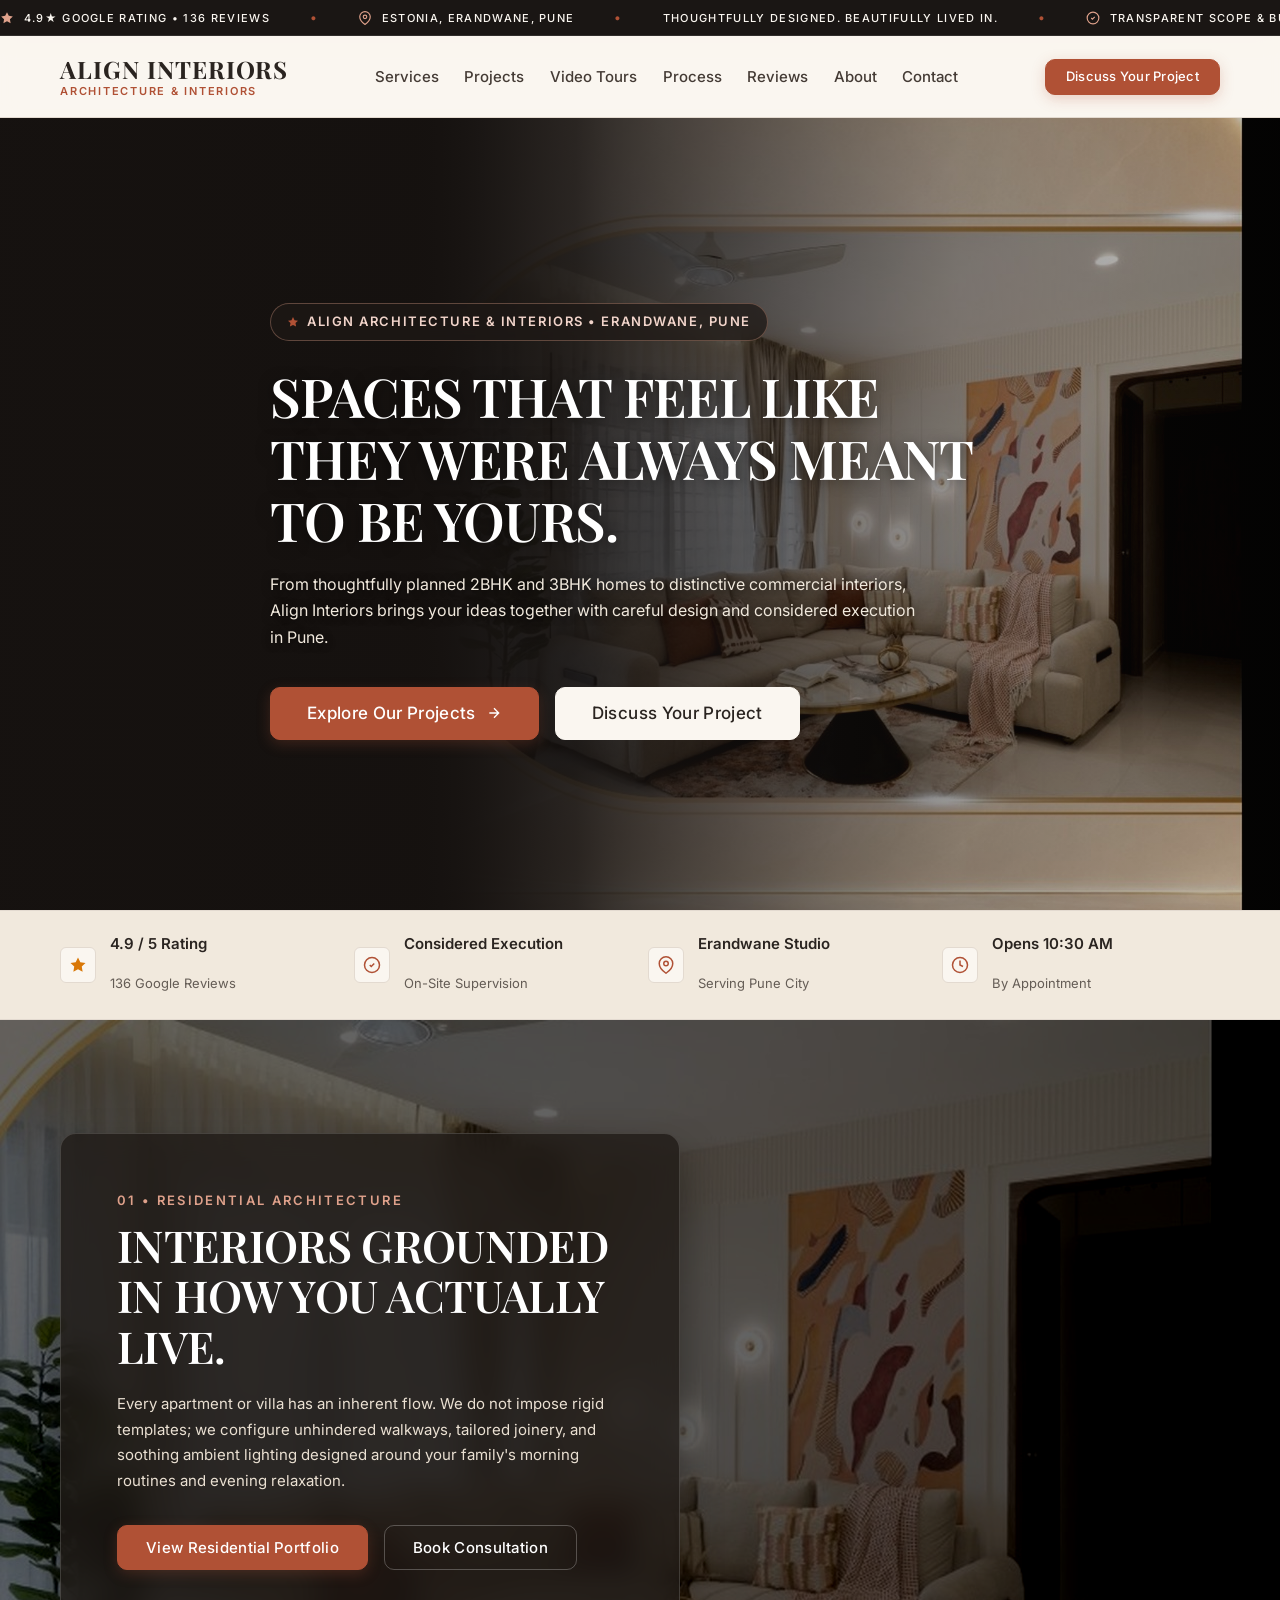
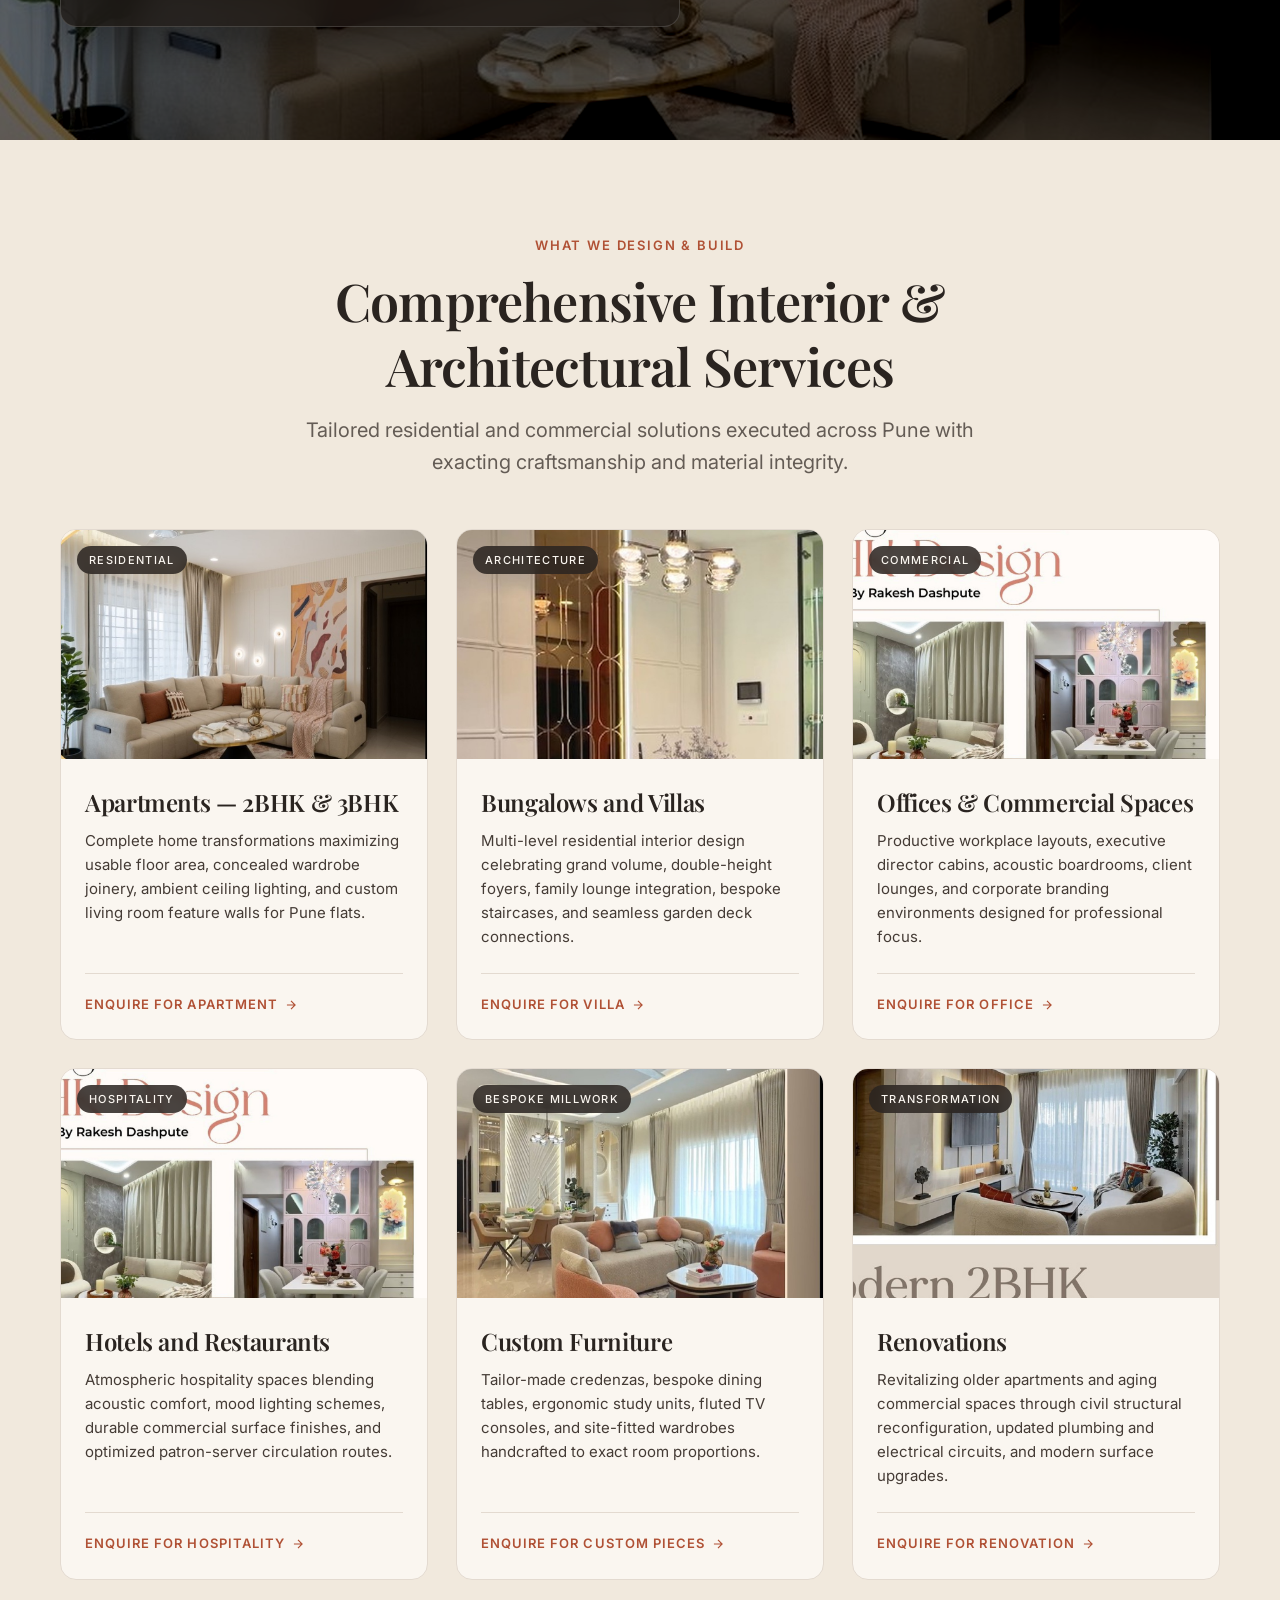
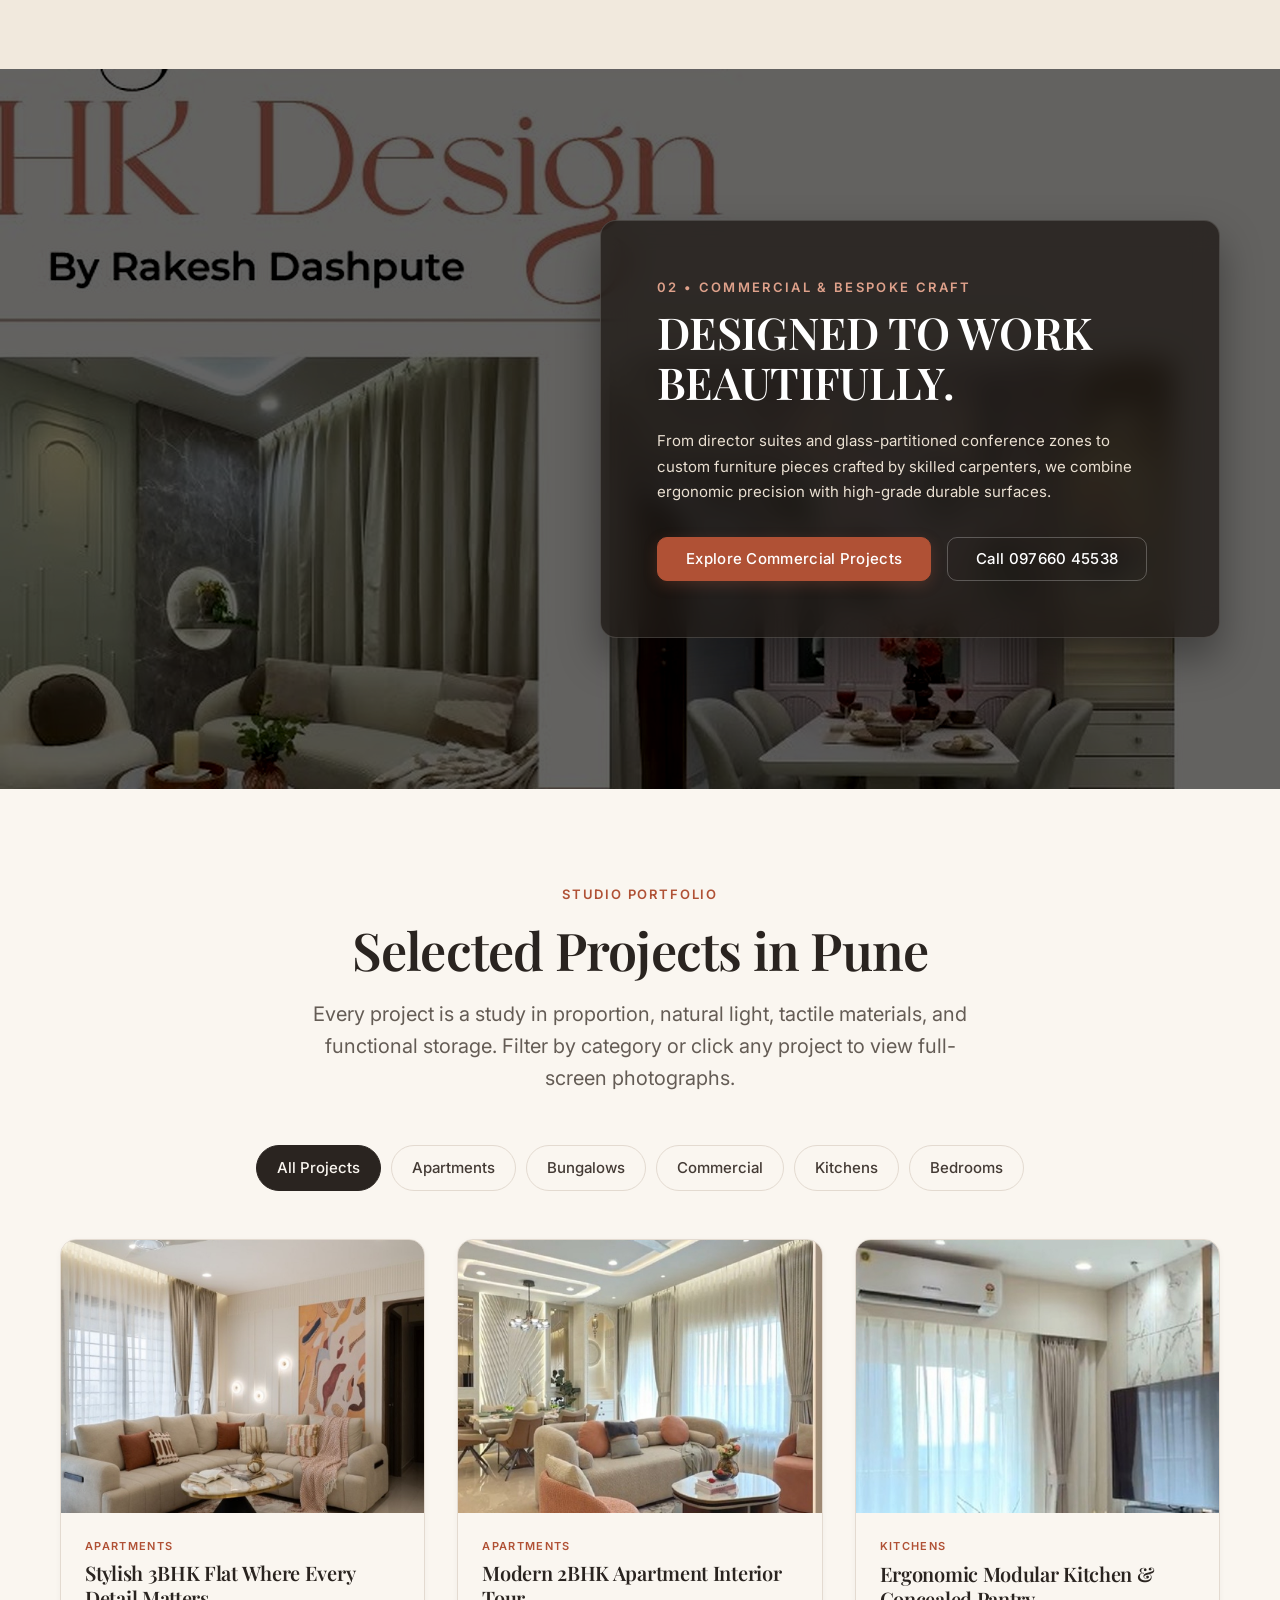
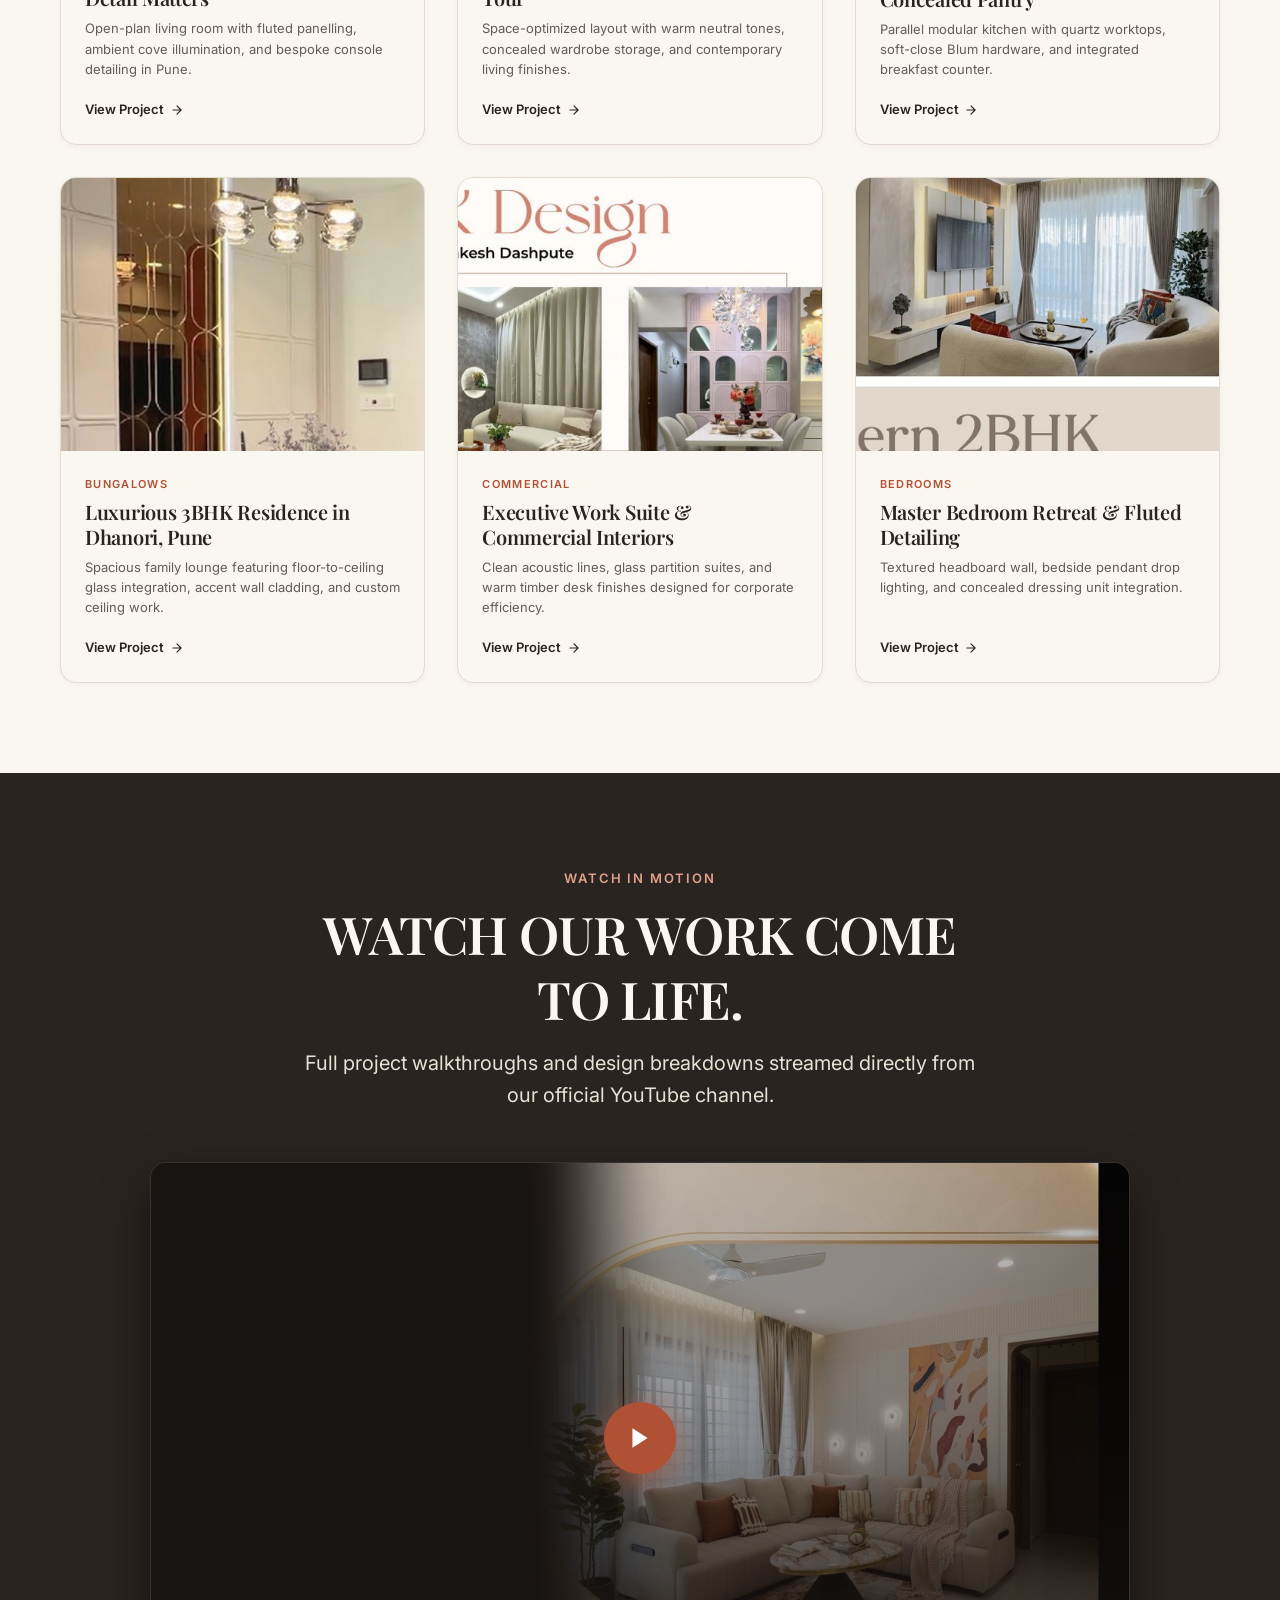
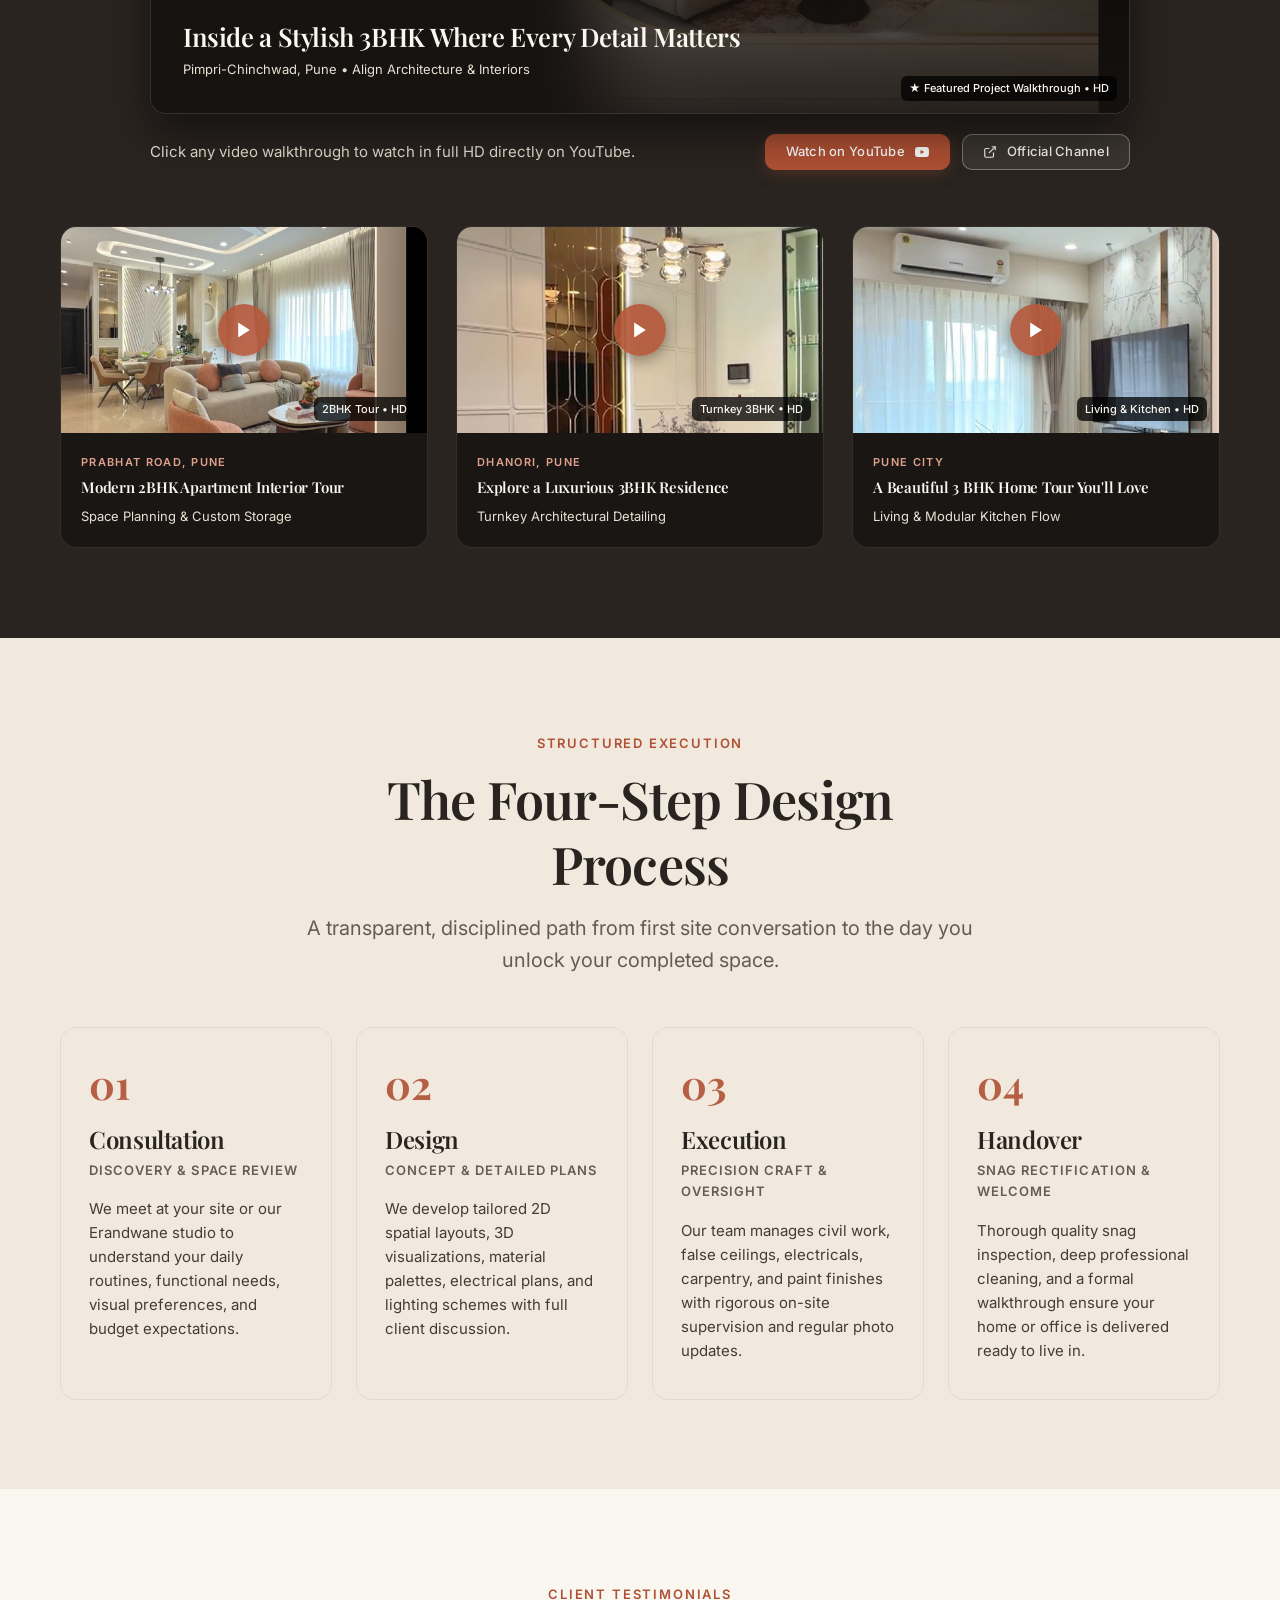
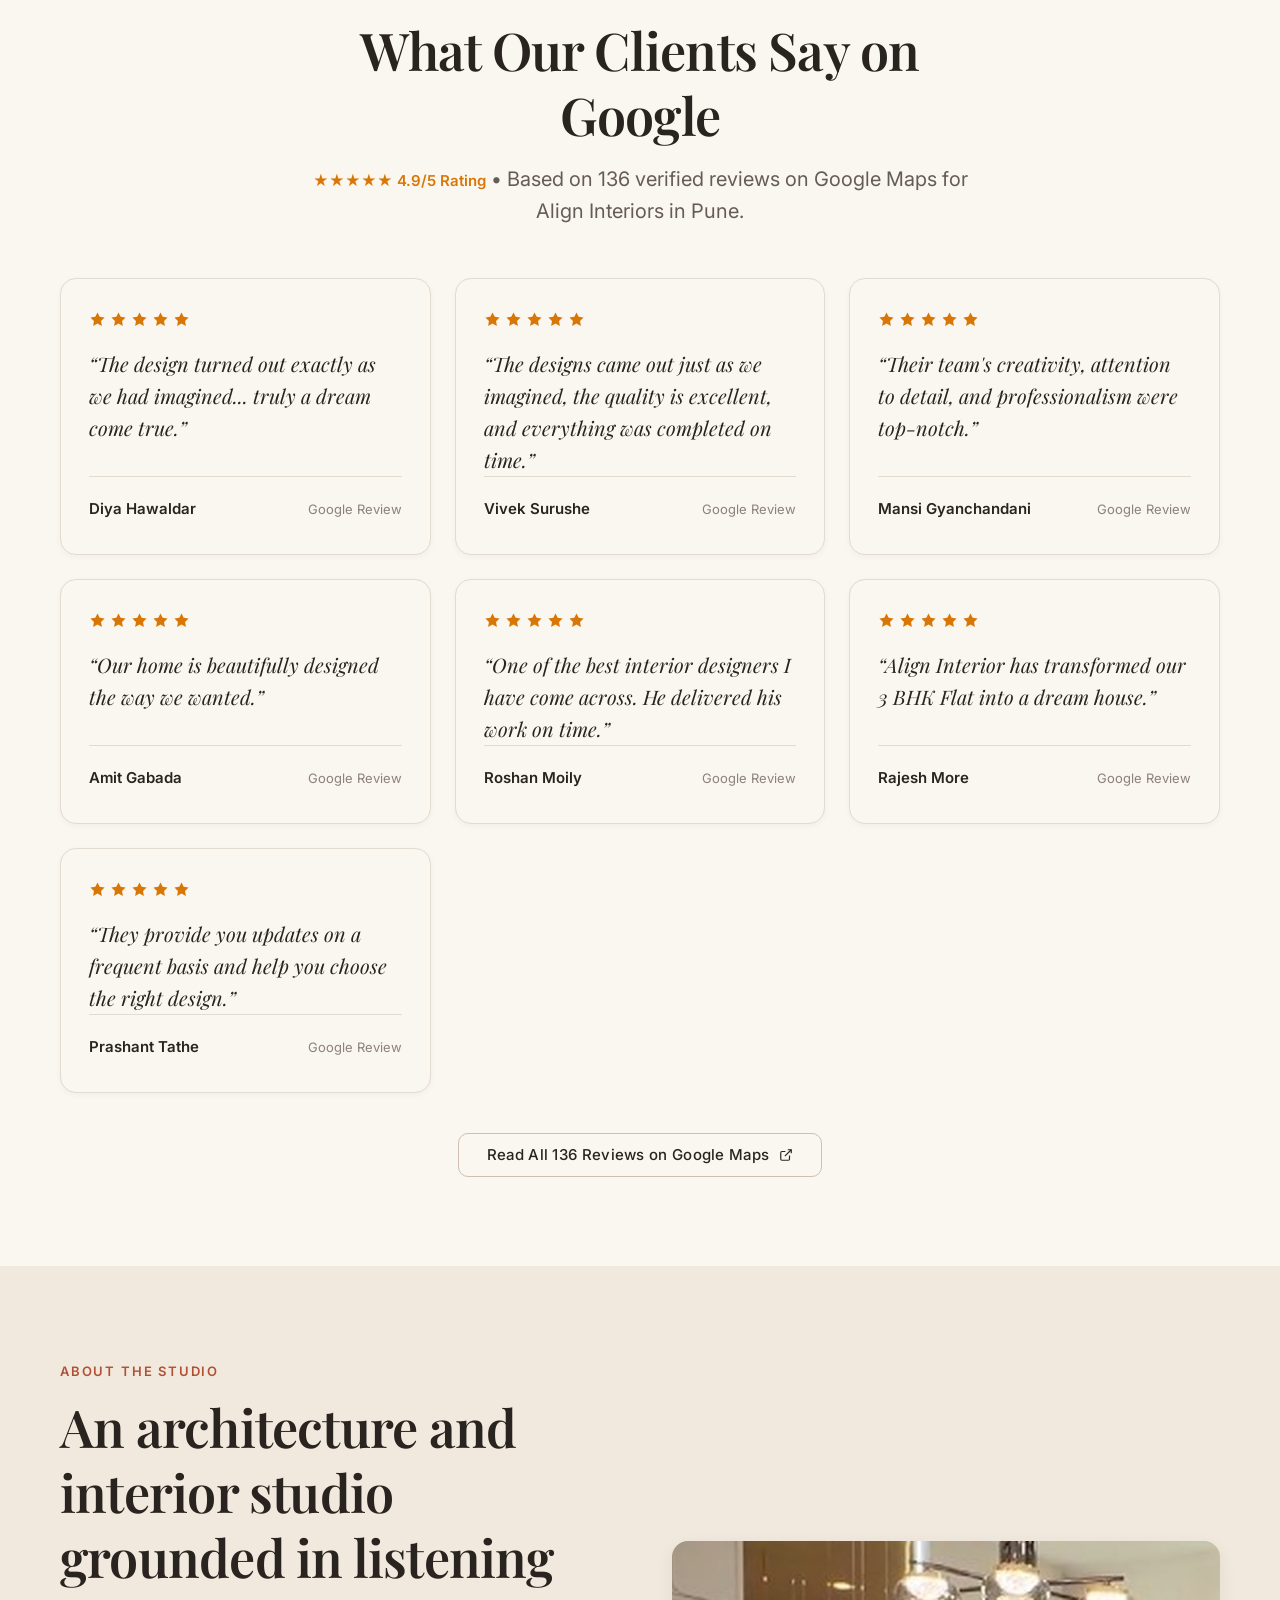
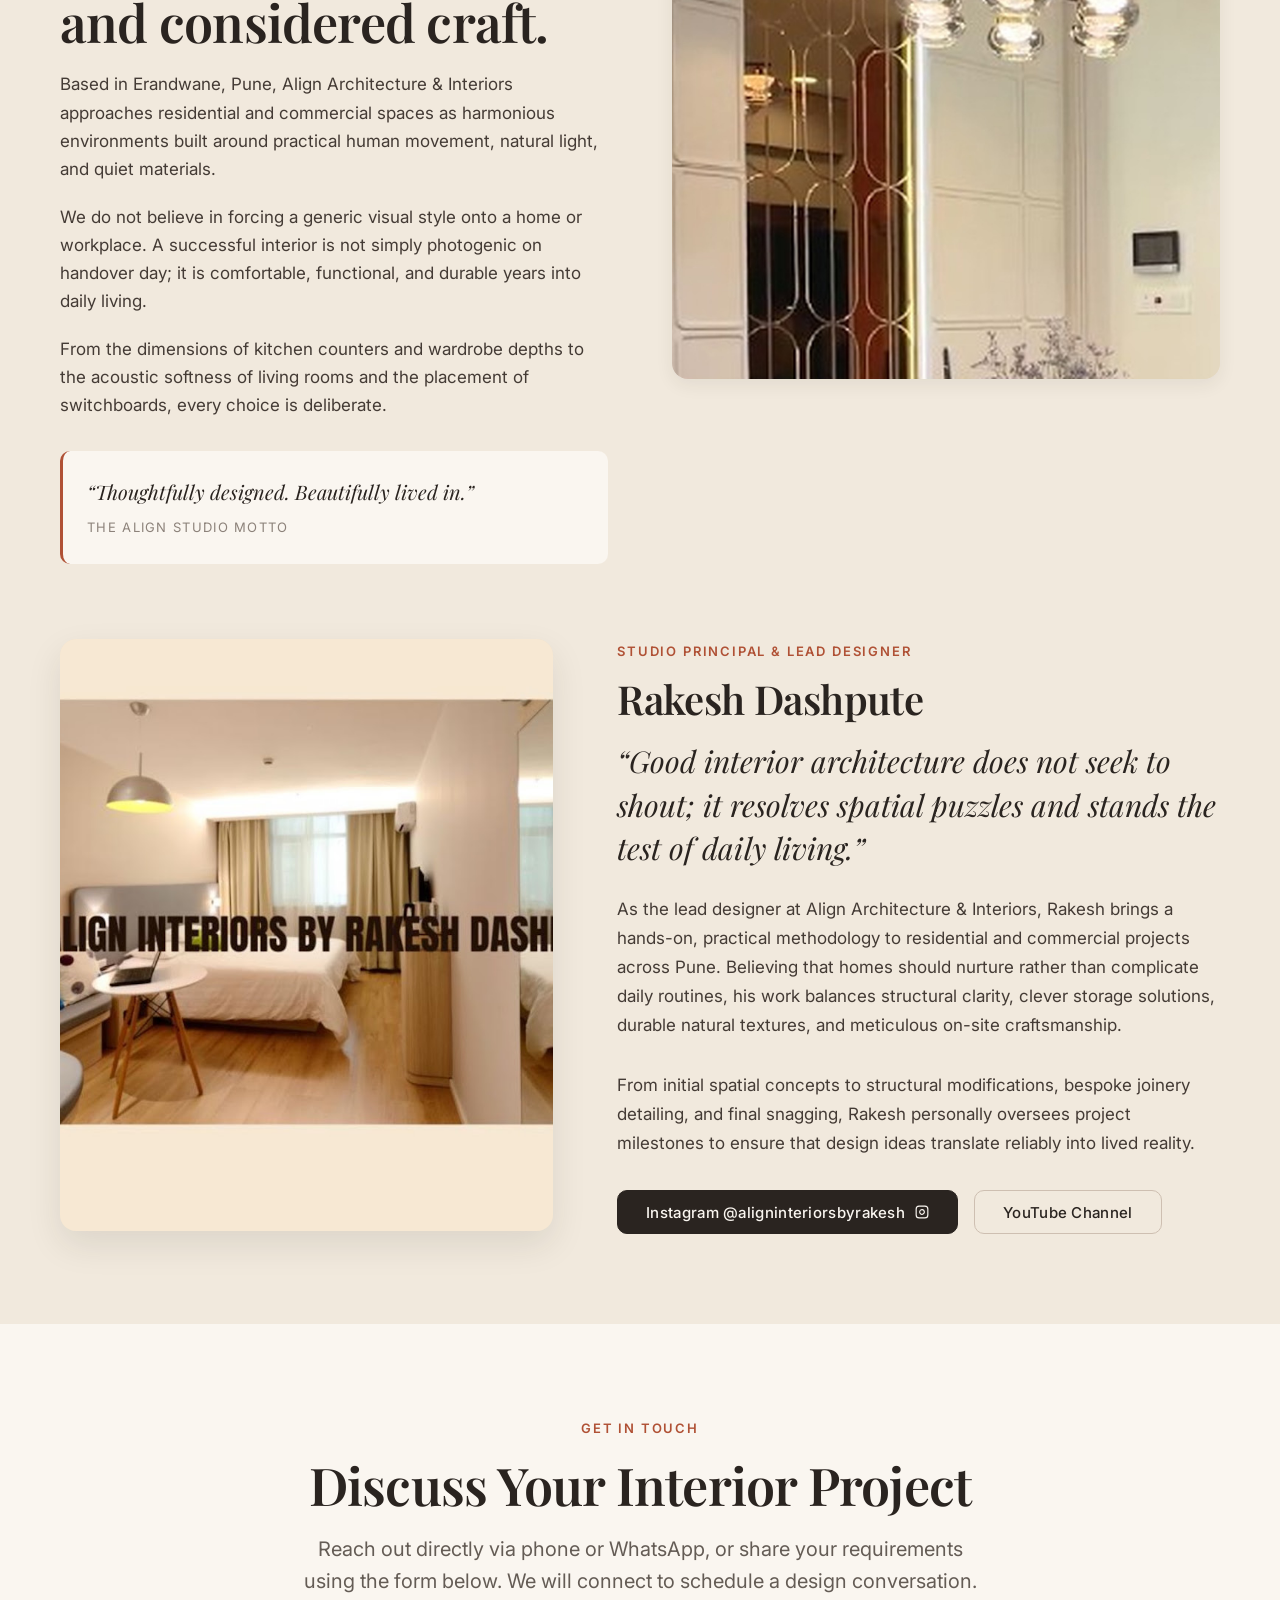
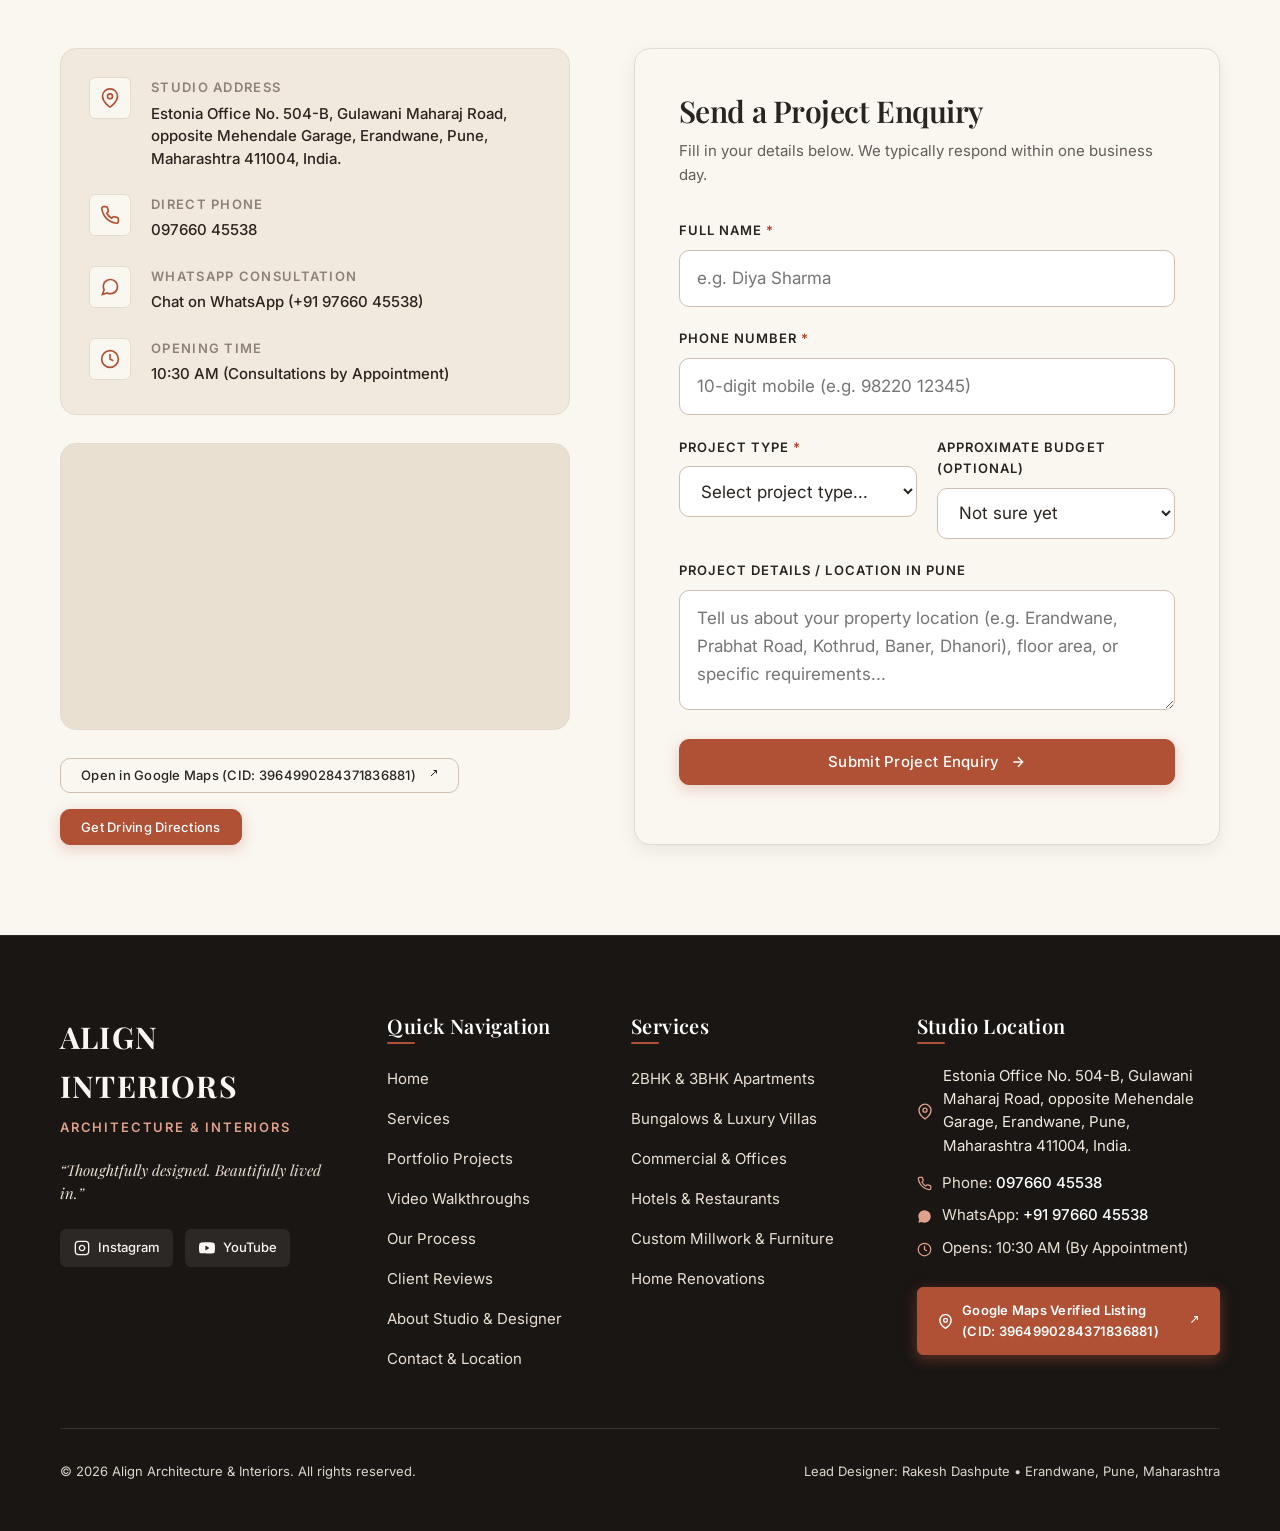
<file: index.html>
<!DOCTYPE html>
<html lang="en">
<head>
  <meta charset="UTF-8">
  <meta name="viewport" content="width=device-width, initial-scale=1.0">
  <title>Align Interiors | Interior Designer in Pune</title>
  <meta name="description" content="Align Interiors (Align Architecture &amp; Interiors), led by Rakesh Dashpute in Erandwane, Pune. Thoughtfully designed 2BHK, 3BHK homes, luxury villas, offices, and custom furniture. 4.9★ rated on Google.">
  <meta name="keywords" content="interior designer in Pune, 2BHK interior Pune, 3BHK interior Pune, interior design in Erandwane, apartment interiors in Pune, home renovation in Pune, office interior design in Pune, Rakesh Dashpute">
  <link rel="canonical" href="https://aligninteriors.in/">

  <!-- Open Graph / Social Sharing -->
  <meta property="og:type" content="website">
  <meta property="og:url" content="https://aligninteriors.in/">
  <meta property="og:title" content="Align Interiors | Interior Designer in Pune">
  <meta property="og:description" content="Thoughtfully designed. Beautifully lived in. Residential &amp; commercial interior design in Pune by Rakesh Dashpute.">
  <meta property="og:image" content="https://aligninteriors.in/images/hero.jpg">

  <link rel="icon" type="image/svg+xml" href="favicon.svg">
  <link rel="alternate icon" href="favicon.ico">

  <!-- Google Fonts: Inter & Playfair Display -->
  <link rel="preconnect" href="https://fonts.googleapis.com">
  <link rel="preconnect" href="https://fonts.gstatic.com" crossorigin>
  <link href="https://fonts.googleapis.com/css2?family=Inter:wght@400;500;600;700&family=Playfair+Display:ital,wght@0,500;0,600;0,700;1,400;1,600&display=swap" rel="stylesheet">

  <link rel="stylesheet" href="css/style.css">
  <noscript>
    <style>
      .reveal-on-scroll { opacity: 1 !important; transform: none !important; }
    </style>
  </noscript>

  <!-- Schema.org JSON-LD Structured Data with Verified Google Maps CID -->
  <script type="application/ld+json">
  {
    "@context": "https://schema.org",
    "@type": ["HomeAndConstructionBusiness", "LocalBusiness"],
    "name": "Align Interiors",
    "alternateName": "Align Architecture & Interiors",
    "image": "https://aligninteriors.in/images/hero.jpg",
    "telephone": "+919766045538",
    "url": "https://aligninteriors.in",
    "hasMap": "https://www.google.com/maps?cid=3964990284371836881",
    "address": {
      "@type": "PostalAddress",
      "streetAddress": "Estonia Office No. 504-B, Gulawani Maharaj Road, opposite Mehendale Garage",
      "addressLocality": "Erandwane, Pune",
      "addressRegion": "Maharashtra",
      "postalCode": "411004",
      "addressCountry": "IN"
    },
    "geo": {
      "@type": "GeoCoordinates",
      "latitude": 18.504896,
      "longitude": 73.831707
    },
    "openingHoursSpecification": [
      {
        "@type": "OpeningHoursSpecification",
        "dayOfWeek": ["Monday", "Tuesday", "Wednesday", "Thursday", "Friday", "Saturday"],
        "opens": "10:30"
      }
    ],
    "aggregateRating": {
      "@type": "AggregateRating",
      "ratingValue": "4.9",
      "reviewCount": "136"
    },
    "sameAs": [
      "https://www.instagram.com/aligninteriorsbyrakesh/",
      "https://www.youtube.com/@aligninteriorsbyrakeshdashpute",
      "https://www.google.com/maps?cid=3964990284371836881"
    ],
    "founder": {
      "@type": "Person",
      "name": "Rakesh Dashpute",
      "jobTitle": "Lead Designer & Architect"
    },
    "priceRange": "₹₹₹"
  }
  </script>
</head>
<body>
  <a href="#main-content" class="skip-link">Skip to main content</a>

  <!-- Top Marquee Ticker (Nakshtra Style Highlight Ribbon) -->
  <aside class="top-marquee-strip" aria-label="Studio Highlights">
    <div class="marquee-track">
      <div class="marquee-content">
        <span class="marquee-item"><svg width="14" height="14" viewBox="0 0 24 24" fill="currentColor"><path d="M12 2l3.09 6.26L22 9.27l-5 4.87 1.18 6.88L12 17.77l-6.18 3.25L7 14.14 2 9.27l6.91-1.01L12 2z"/></svg> 4.9★ Google Rating &bull; 136 Reviews</span>
        <span class="marquee-dot">&bull;</span>
        <span class="marquee-item"><svg width="14" height="14" viewBox="0 0 24 24" fill="none" stroke="currentColor" stroke-width="2"><path d="M21 10c0 7-9 13-9 13s-9-6-9-13a9 9 0 0 1 18 0z"/><circle cx="12" cy="10" r="3"/></svg> Estonia, Erandwane, Pune</span>
        <span class="marquee-dot">&bull;</span>
        <span class="marquee-item">Thoughtfully designed. Beautifully lived in.</span>
        <span class="marquee-dot">&bull;</span>
        <span class="marquee-item"><svg width="14" height="14" viewBox="0 0 24 24" fill="none" stroke="currentColor" stroke-width="2"><circle cx="12" cy="12" r="10"/><path d="m9 12 2 2 4-4"/></svg> Transparent Scope &amp; Budget Alignment</span>
        <span class="marquee-dot">&bull;</span>
        <span class="marquee-item"><svg width="14" height="14" viewBox="0 0 24 24" fill="none" stroke="currentColor" stroke-width="2"><circle cx="12" cy="12" r="10"/><polyline points="12 6 12 12 16 14"/></svg> Opens 10:30 AM By Appointment</span>
        <span class="marquee-dot">&bull;</span>
        <span class="marquee-item">Lead Designer: Rakesh Dashpute</span>
      </div>
      <div class="marquee-content" aria-hidden="true">
        <span class="marquee-item"><svg width="14" height="14" viewBox="0 0 24 24" fill="currentColor"><path d="M12 2l3.09 6.26L22 9.27l-5 4.87 1.18 6.88L12 17.77l-6.18 3.25L7 14.14 2 9.27l6.91-1.01L12 2z"/></svg> 4.9★ Google Rating &bull; 136 Reviews</span>
        <span class="marquee-dot">&bull;</span>
        <span class="marquee-item"><svg width="14" height="14" viewBox="0 0 24 24" fill="none" stroke="currentColor" stroke-width="2"><path d="M21 10c0 7-9 13-9 13s-9-6-9-13a9 9 0 0 1 18 0z"/><circle cx="12" cy="10" r="3"/></svg> Estonia, Erandwane, Pune</span>
        <span class="marquee-dot">&bull;</span>
        <span class="marquee-item">Thoughtfully designed. Beautifully lived in.</span>
        <span class="marquee-dot">&bull;</span>
        <span class="marquee-item"><svg width="14" height="14" viewBox="0 0 24 24" fill="none" stroke="currentColor" stroke-width="2"><circle cx="12" cy="12" r="10"/><path d="m9 12 2 2 4-4"/></svg> Transparent Scope &amp; Budget Alignment</span>
        <span class="marquee-dot">&bull;</span>
        <span class="marquee-item"><svg width="14" height="14" viewBox="0 0 24 24" fill="none" stroke="currentColor" stroke-width="2"><circle cx="12" cy="12" r="10"/><polyline points="12 6 12 12 16 14"/></svg> Opens 10:30 AM By Appointment</span>
        <span class="marquee-dot">&bull;</span>
        <span class="marquee-item">Lead Designer: Rakesh Dashpute</span>
      </div>
    </div>
  </aside>

  <!-- Sticky Translucent Header -->
  <header class="site-header" role="banner">
    <div class="container header-inner">
      <a href="#hero" class="brand-link" aria-label="Align Interiors Home">
        <span class="brand-name">ALIGN INTERIORS</span>
        <span class="brand-desc">Architecture &amp; Interiors</span>
      </a>

      <!-- Desktop Smooth Anchor Navigation -->
      <nav class="nav-desktop" aria-label="Main Navigation">
        <a href="#services" class="nav-link">Services</a>
        <a href="#projects" class="nav-link">Projects</a>
        <a href="#videos" class="nav-link">Video Tours</a>
        <a href="#process" class="nav-link">Process</a>
        <a href="#reviews" class="nav-link">Reviews</a>
        <a href="#about" class="nav-link">About</a>
        <a href="#contact" class="nav-link">Contact</a>
      </nav>

      <div class="header-actions">
        <a href="#contact" class="btn btn-primary btn-sm header-quote-btn">Discuss Your Project</a>
        <button type="button" class="menu-toggle" aria-label="Open mobile menu" aria-expanded="false" aria-controls="mobile-nav">
          <span class="menu-line"></span>
          <span class="menu-line"></span>
          <span class="menu-line"></span>
        </button>
      </div>
    </div>
  </header>

  <!-- Mobile Navigation Drawer -->
  <div class="mobile-nav-overlay" aria-hidden="true"></div>
  <aside id="mobile-nav" class="mobile-nav-drawer" aria-label="Mobile Navigation">
    <nav>
      <ul class="mobile-nav-list">
        <li><a href="#hero" class="mobile-nav-link active">Home</a></li>
        <li><a href="#services" class="mobile-nav-link">Services</a></li>
        <li><a href="#projects" class="mobile-nav-link">Projects</a></li>
        <li><a href="#videos" class="mobile-nav-link">Video Tours</a></li>
        <li><a href="#process" class="mobile-nav-link">Process</a></li>
        <li><a href="#reviews" class="mobile-nav-link">Reviews</a></li>
        <li><a href="#about" class="mobile-nav-link">About Studio</a></li>
        <li><a href="#contact" class="mobile-nav-link">Contact</a></li>
      </ul>
    </nav>
    <div class="mobile-nav-footer">
      <a href="#contact" class="btn btn-primary">Book Consultation</a>
      <div class="mobile-contact-info">
        <p><strong>Align Architecture &amp; Interiors</strong></p>
        <p>Erandwane, Pune, Maharashtra 411004</p>
        <p>Opens: 10:30 AM | Tel: 097660 45538</p>
      </div>
    </div>
  </aside>

  <main id="main-content" tabindex="-1">
    <!-- FULLSCREEN IMMERSIVE HERO SECTION -->
    <section id="hero" class="hero-immersive" aria-labelledby="hero-title">
      <!-- Full-bleed Authentic Photographic Background -->
      <div class="hero-backdrop-media">
        <img src="images/hero.jpg" alt="Living room interior designed by Align Architecture &amp; Interiors Pune" width="1920" height="1080" fetchpriority="high">
      </div>
      <div class="hero-overlay-gradient"></div>

      <div class="container hero-inner-content">
        <span class="hero-brand-badge">
          <svg width="12" height="12" viewBox="0 0 24 24" fill="currentColor"><path d="M12 2l3.09 6.26L22 9.27l-5 4.87 1.18 6.88L12 17.77l-6.18 3.25L7 14.14 2 9.27l6.91-1.01L12 2z"/></svg>
          Align Architecture &amp; Interiors &bull; Erandwane, Pune
        </span>
        <h1 id="hero-title" class="hero-immersive-title">
          SPACES THAT FEEL LIKE THEY WERE ALWAYS MEANT TO BE YOURS.
        </h1>
        <p class="hero-immersive-desc">
          From thoughtfully planned 2BHK and 3BHK homes to distinctive commercial interiors, Align Interiors brings your ideas together with careful design and considered execution in Pune.
        </p>

        <div class="hero-cta-group">
          <a href="#projects" class="btn btn-primary btn-lg">
            Explore Our Projects
            <span class="btn-icon-right" aria-hidden="true">
              <svg width="16" height="16" viewBox="0 0 24 24" fill="none" stroke="currentColor" stroke-width="2"><path d="M5 12h14M12 5l7 7-7 7"/></svg>
            </span>
          </a>
          <a href="#contact" class="btn btn-cream btn-lg">Discuss Your Project</a>
        </div>
      </div>
    </section>

    <!-- TRUST HIGHLIGHTS STRIP -->
    <section id="experience" class="trust-strip" aria-label="Business Highlights">
      <div class="container">
        <div class="trust-grid">
          <div class="trust-item">
            <div class="trust-icon" aria-hidden="true">
              <svg width="18" height="18" viewBox="0 0 24 24" fill="#D97706"><path d="M12 2l3.09 6.26L22 9.27l-5 4.87 1.18 6.88L12 17.77l-6.18 3.25L7 14.14 2 9.27l6.91-1.01L12 2z"/></svg>
            </div>
            <div>
              <p class="trust-title">4.9 / 5 Rating</p>
              <p class="trust-subtitle">136 Google Reviews</p>
            </div>
          </div>

          <div class="trust-item">
            <div class="trust-icon" aria-hidden="true">
              <svg width="18" height="18" viewBox="0 0 24 24" fill="none" stroke="currentColor" stroke-width="2"><circle cx="12" cy="12" r="10"/><path d="m9 12 2 2 4-4"/></svg>
            </div>
            <div>
              <p class="trust-title">Considered Execution</p>
              <p class="trust-subtitle">On-Site Supervision</p>
            </div>
          </div>

          <div class="trust-item">
            <div class="trust-icon" aria-hidden="true">
              <svg width="18" height="18" viewBox="0 0 24 24" fill="none" stroke="currentColor" stroke-width="2"><path d="M21 10c0 7-9 13-9 13s-9-6-9-13a9 9 0 0 1 18 0z"/><circle cx="12" cy="10" r="3"/></svg>
            </div>
            <div>
              <p class="trust-title">Erandwane Studio</p>
              <p class="trust-subtitle">Serving Pune City</p>
            </div>
          </div>

          <div class="trust-item">
            <div class="trust-icon" aria-hidden="true">
              <svg width="18" height="18" viewBox="0 0 24 24" fill="none" stroke="currentColor" stroke-width="2"><circle cx="12" cy="12" r="10"/><polyline points="12 6 12 12 16 14"/></svg>
            </div>
            <div>
              <p class="trust-title">Opens 10:30 AM</p>
              <p class="trust-subtitle">By Appointment</p>
            </div>
          </div>
        </div>
      </div>
    </section>

    <!-- NAKSHTRA-STYLE STORY SHOWCASE 1: RESIDENTIAL -->
    <section class="story-fullwidth-section" aria-labelledby="story-res-title">
      <div class="story-bg-img">
        <img src="images/projects/apartment-living.jpg" alt="Living room transformation in Pune" loading="lazy" width="1920" height="1080">
      </div>
      <div class="container">
        <div class="story-glass-card reveal-on-scroll">
          <span class="story-step-number">01 &bull; Residential Architecture</span>
          <h2 id="story-res-title" class="story-heading">INTERIORS GROUNDED IN HOW YOU ACTUALLY LIVE.</h2>
          <p class="story-text">
            Every apartment or villa has an inherent flow. We do not impose rigid templates; we configure unhindered walkways, tailored joinery, and soothing ambient lighting designed around your family's morning routines and evening relaxation.
          </p>
          <div style="display: flex; gap: 1rem; flex-wrap: wrap;">
            <a href="#projects" class="btn btn-primary">View Residential Portfolio</a>
            <a href="#contact" class="btn btn-secondary" style="border-color: rgba(255,255,255,0.25); color: #FFF;">Book Consultation</a>
          </div>
        </div>
      </div>
    </section>

    <!-- SERVICES SECTION -->
    <section id="services" class="section section-sand" aria-labelledby="services-heading">
      <div class="container">
        <div class="section-header text-center">
          <span class="eyebrow">What We Design &amp; Build</span>
          <h2 id="services-heading" class="section-title">Comprehensive Interior &amp; Architectural Services</h2>
          <p class="section-subtitle">Tailored residential and commercial solutions executed across Pune with exacting craftsmanship and material integrity.</p>
        </div>

        <div class="services-grid">
          <!-- 1. Apartments -->
          <article class="service-card reveal-on-scroll">
            <div class="service-image-box">
              <img src="images/projects/apartment-living.jpg" alt="2BHK and 3BHK Apartment Interiors in Pune" data-fallback="images/placeholders/apartment.svg" loading="lazy" width="800" height="500">
              <span class="service-tag">Residential</span>
            </div>
            <div class="service-body">
              <h3 class="service-title">Apartments — 2BHK &amp; 3BHK</h3>
              <p class="service-desc">Complete home transformations maximizing usable floor area, concealed wardrobe joinery, ambient ceiling lighting, and custom living room feature walls for Pune flats.</p>
              <div class="service-footer">
                <a href="#contact" class="service-link">
                  Enquire for Apartment
                  <svg width="14" height="14" viewBox="0 0 24 24" fill="none" stroke="currentColor" stroke-width="2"><path d="M5 12h14M12 5l7 7-7 7"/></svg>
                </a>
              </div>
            </div>
          </article>

          <!-- 2. Bungalows & Villas -->
          <article class="service-card reveal-on-scroll">
            <div class="service-image-box">
              <img src="images/projects/bungalow-villa.jpg" alt="Bungalow and Villa Architecture Interiors Pune" data-fallback="images/placeholders/bungalow.svg" loading="lazy" width="800" height="500">
              <span class="service-tag">Architecture</span>
            </div>
            <div class="service-body">
              <h3 class="service-title">Bungalows and Villas</h3>
              <p class="service-desc">Multi-level residential interior design celebrating grand volume, double-height foyers, family lounge integration, bespoke staircases, and seamless garden deck connections.</p>
              <div class="service-footer">
                <a href="#contact" class="service-link">
                  Enquire for Villa
                  <svg width="14" height="14" viewBox="0 0 24 24" fill="none" stroke="currentColor" stroke-width="2"><path d="M5 12h14M12 5l7 7-7 7"/></svg>
                </a>
              </div>
            </div>
          </article>

          <!-- 3. Offices & Commercial -->
          <article class="service-card reveal-on-scroll">
            <div class="service-image-box">
              <img src="images/projects/commercial-office.jpg" alt="Commercial Office Interior Design Pune" data-fallback="images/placeholders/commercial.svg" loading="lazy" width="800" height="500">
              <span class="service-tag">Commercial</span>
            </div>
            <div class="service-body">
              <h3 class="service-title">Offices &amp; Commercial Spaces</h3>
              <p class="service-desc">Productive workplace layouts, executive director cabins, acoustic boardrooms, client lounges, and corporate branding environments designed for professional focus.</p>
              <div class="service-footer">
                <a href="#contact" class="service-link">
                  Enquire for Office
                  <svg width="14" height="14" viewBox="0 0 24 24" fill="none" stroke="currentColor" stroke-width="2"><path d="M5 12h14M12 5l7 7-7 7"/></svg>
                </a>
              </div>
            </div>
          </article>

          <!-- 4. Hotels & Restaurants -->
          <article class="service-card reveal-on-scroll">
            <div class="service-image-box">
              <img src="images/projects/restaurant-interior.jpg" alt="Hotels and Restaurants Interior Design Pune" data-fallback="images/placeholders/hospitality.svg" loading="lazy" width="800" height="500">
              <span class="service-tag">Hospitality</span>
            </div>
            <div class="service-body">
              <h3 class="service-title">Hotels and Restaurants</h3>
              <p class="service-desc">Atmospheric hospitality spaces blending acoustic comfort, mood lighting schemes, durable commercial surface finishes, and optimized patron-server circulation routes.</p>
              <div class="service-footer">
                <a href="#contact" class="service-link">
                  Enquire for Hospitality
                  <svg width="14" height="14" viewBox="0 0 24 24" fill="none" stroke="currentColor" stroke-width="2"><path d="M5 12h14M12 5l7 7-7 7"/></svg>
                </a>
              </div>
            </div>
          </article>

          <!-- 5. Custom Furniture -->
          <article class="service-card reveal-on-scroll">
            <div class="service-image-box">
              <img src="images/projects/custom-furniture.jpg" alt="Custom Furniture Design Pune" data-fallback="images/placeholders/furniture.svg" loading="lazy" width="800" height="500">
              <span class="service-tag">Bespoke Millwork</span>
            </div>
            <div class="service-body">
              <h3 class="service-title">Custom Furniture</h3>
              <p class="service-desc">Tailor-made credenzas, bespoke dining tables, ergonomic study units, fluted TV consoles, and site-fitted wardrobes handcrafted to exact room proportions.</p>
              <div class="service-footer">
                <a href="#contact" class="service-link">
                  Enquire for Custom Pieces
                  <svg width="14" height="14" viewBox="0 0 24 24" fill="none" stroke="currentColor" stroke-width="2"><path d="M5 12h14M12 5l7 7-7 7"/></svg>
                </a>
              </div>
            </div>
          </article>

          <!-- 6. Renovations -->
          <article class="service-card reveal-on-scroll">
            <div class="service-image-box">
              <img src="images/projects/renovation.jpg" alt="Home and Office Renovation Pune" data-fallback="images/placeholders/renovation.svg" loading="lazy" width="800" height="500">
              <span class="service-tag">Transformation</span>
            </div>
            <div class="service-body">
              <h3 class="service-title">Renovations</h3>
              <p class="service-desc">Revitalizing older apartments and aging commercial spaces through civil structural reconfiguration, updated plumbing and electrical circuits, and modern surface upgrades.</p>
              <div class="service-footer">
                <a href="#contact" class="service-link">
                  Enquire for Renovation
                  <svg width="14" height="14" viewBox="0 0 24 24" fill="none" stroke="currentColor" stroke-width="2"><path d="M5 12h14M12 5l7 7-7 7"/></svg>
                </a>
              </div>
            </div>
          </article>
        </div>
      </div>
    </section>

    <!-- NAKSHTRA-STYLE STORY SHOWCASE 2: WORKPLACE & CRAFT -->
    <section class="story-fullwidth-section" style="background-color: #1A1614;" aria-labelledby="story-work-title">
      <div class="story-bg-img">
        <img src="images/projects/commercial-office.jpg" alt="Commercial interior architecture in Pune" loading="lazy" width="1920" height="1080">
      </div>
      <div class="container" style="display: flex; justify-content: flex-end;">
        <div class="story-glass-card reveal-on-scroll">
          <span class="story-step-number">02 &bull; Commercial &amp; Bespoke Craft</span>
          <h2 id="story-work-title" class="story-heading">DESIGNED TO WORK BEAUTIFULLY.</h2>
          <p class="story-text">
            From director suites and glass-partitioned conference zones to custom furniture pieces crafted by skilled carpenters, we combine ergonomic precision with high-grade durable surfaces.
          </p>
          <div style="display: flex; gap: 1rem; flex-wrap: wrap;">
            <a href="#projects" class="btn btn-primary">Explore Commercial Projects</a>
            <a href="tel:+919766045538" class="btn btn-secondary" style="border-color: rgba(255,255,255,0.25); color: #FFF;">Call 097660 45538</a>
          </div>
        </div>
      </div>
    </section>

    <!-- PROJECTS PORTFOLIO SECTION (INTERACTIVE FILTERING + LIGHTBOX) -->
    <section id="projects" class="section section-cream" aria-labelledby="projects-heading">
      <div class="container">
        <div class="section-header text-center">
          <span class="eyebrow">Studio Portfolio</span>
          <h2 id="projects-heading" class="section-title">Selected Projects in Pune</h2>
          <p class="section-subtitle">Every project is a study in proportion, natural light, tactile materials, and functional storage. Filter by category or click any project to view full-screen photographs.</p>
        </div>

        <!-- Filter Tabs -->
        <div id="project-filters" class="filter-bar" role="toolbar" aria-label="Filter projects by space type">
          <button type="button" class="filter-btn active" data-filter="all">All Projects</button>
          <button type="button" class="filter-btn" data-filter="apartments">Apartments</button>
          <button type="button" class="filter-btn" data-filter="bungalows">Bungalows</button>
          <button type="button" class="filter-btn" data-filter="commercial">Commercial</button>
          <button type="button" class="filter-btn" data-filter="kitchens">Kitchens</button>
          <button type="button" class="filter-btn" data-filter="bedrooms">Bedrooms</button>
        </div>

        <!-- Dynamic Grid Container (Populated by js/projects.js, with initial SEO fallback) -->
        <div id="projects-gallery-grid" class="projects-gallery-grid" aria-live="polite">
          <!-- 1. 3BHK Flat -->
          <article class="gallery-card" tabindex="0" role="button" aria-label="View details for Stylish 3BHK Flat Where Every Detail Matters">
            <div class="gallery-card-media">
              <img src="images/projects/project-1.jpg" alt="Stylish 3BHK Flat Where Every Detail Matters — Align Interiors" data-fallback="images/placeholders/apartment.svg" loading="lazy" width="800" height="600">
            </div>
            <div class="gallery-card-body">
              <span class="gallery-card-tag">3BHK Apartment</span>
              <h3 class="gallery-card-title">Stylish 3BHK Flat Where Every Detail Matters</h3>
              <p class="gallery-card-caption">Open-plan living room with fluted panelling, ambient cove illumination, and bespoke console detailing in Pune.</p>
              <span class="gallery-card-action">
                View Project
                <svg width="14" height="14" viewBox="0 0 24 24" fill="none" stroke="currentColor" stroke-width="2"><path d="M5 12h14M12 5l7 7-7 7"/></svg>
              </span>
            </div>
          </article>

          <!-- 2. 2BHK Flat -->
          <article class="gallery-card" tabindex="0" role="button" aria-label="View details for Modern 2BHK Apartment Interior Tour">
            <div class="gallery-card-media">
              <img src="images/projects/project-2.jpg" alt="Modern 2BHK Apartment Interior Tour — Prabhat Road Pune" data-fallback="images/placeholders/apartment.svg" loading="lazy" width="800" height="600">
            </div>
            <div class="gallery-card-body">
              <span class="gallery-card-tag">2BHK Interior</span>
              <h3 class="gallery-card-title">Modern 2BHK Apartment Interior Tour</h3>
              <p class="gallery-card-caption">Space-optimized layout with warm neutral tones, concealed wardrobe storage, and contemporary living finishes.</p>
              <span class="gallery-card-action">
                View Project
                <svg width="14" height="14" viewBox="0 0 24 24" fill="none" stroke="currentColor" stroke-width="2"><path d="M5 12h14M12 5l7 7-7 7"/></svg>
              </span>
            </div>
          </article>

          <!-- 3. Kitchen -->
          <article class="gallery-card" tabindex="0" role="button" aria-label="View details for Ergonomic Modular Kitchen &amp; Concealed Pantry">
            <div class="gallery-card-media">
              <img src="images/projects/project-3.jpg" alt="Ergonomic Modular Kitchen &amp; Concealed Pantry Pune" data-fallback="images/placeholders/kitchen.svg" loading="lazy" width="800" height="600">
            </div>
            <div class="gallery-card-body">
              <span class="gallery-card-tag">Kitchen Planning</span>
              <h3 class="gallery-card-title">Ergonomic Modular Kitchen &amp; Concealed Pantry</h3>
              <p class="gallery-card-caption">Parallel modular kitchen with quartz worktops, soft-close Blum hardware, and integrated breakfast counter.</p>
              <span class="gallery-card-action">
                View Project
                <svg width="14" height="14" viewBox="0 0 24 24" fill="none" stroke="currentColor" stroke-width="2"><path d="M5 12h14M12 5l7 7-7 7"/></svg>
              </span>
            </div>
          </article>

          <!-- 4. Bungalow Dhanori -->
          <article class="gallery-card" tabindex="0" role="button" aria-label="View details for Luxurious 3BHK Residence in Dhanori, Pune">
            <div class="gallery-card-media">
              <img src="images/projects/project-4.jpg" alt="Luxurious 3BHK Residence in Dhanori, Pune" data-fallback="images/placeholders/bungalow.svg" loading="lazy" width="800" height="600">
            </div>
            <div class="gallery-card-body">
              <span class="gallery-card-tag">Bungalows &amp; Turnkey</span>
              <h3 class="gallery-card-title">Luxurious 3BHK Residence in Dhanori, Pune</h3>
              <p class="gallery-card-caption">Spacious family lounge featuring floor-to-ceiling glass integration, accent wall cladding, and custom ceiling work.</p>
              <span class="gallery-card-action">
                View Project
                <svg width="14" height="14" viewBox="0 0 24 24" fill="none" stroke="currentColor" stroke-width="2"><path d="M5 12h14M12 5l7 7-7 7"/></svg>
              </span>
            </div>
          </article>

          <!-- 5. Commercial Suite -->
          <article class="gallery-card" tabindex="0" role="button" aria-label="View details for Executive Work Suite &amp; Commercial Interiors">
            <div class="gallery-card-media">
              <img src="images/projects/project-5.jpg" alt="Executive Work Suite &amp; Commercial Interiors Pune" data-fallback="images/placeholders/commercial.svg" loading="lazy" width="800" height="600">
            </div>
            <div class="gallery-card-body">
              <span class="gallery-card-tag">Commercial Interiors</span>
              <h3 class="gallery-card-title">Executive Work Suite &amp; Commercial Interiors</h3>
              <p class="gallery-card-caption">Clean acoustic lines, glass partition suites, and warm timber desk finishes designed for corporate efficiency.</p>
              <span class="gallery-card-action">
                View Project
                <svg width="14" height="14" viewBox="0 0 24 24" fill="none" stroke="currentColor" stroke-width="2"><path d="M5 12h14M12 5l7 7-7 7"/></svg>
              </span>
            </div>
          </article>

          <!-- 6. Bedroom -->
          <article class="gallery-card" tabindex="0" role="button" aria-label="View details for Master Bedroom Retreat &amp; Fluted Detailing">
            <div class="gallery-card-media">
              <img src="images/projects/project-6.jpg" alt="Master Bedroom Retreat &amp; Fluted Detailing Pune" data-fallback="images/placeholders/bedroom.svg" loading="lazy" width="800" height="600">
            </div>
            <div class="gallery-card-body">
              <span class="gallery-card-tag">Bedroom Interiors</span>
              <h3 class="gallery-card-title">Master Bedroom Retreat &amp; Fluted Detailing</h3>
              <p class="gallery-card-caption">Textured headboard wall, bedside pendant drop lighting, and concealed dressing unit integration.</p>
              <span class="gallery-card-action">
                View Project
                <svg width="14" height="14" viewBox="0 0 24 24" fill="none" stroke="currentColor" stroke-width="2"><path d="M5 12h14M12 5l7 7-7 7"/></svg>
              </span>
            </div>
          </article>
        </div>
      </div>
    </section>

    <!-- REAL YOUTUBE VIDEO SHOWCASE (USING YOUTUBE EMBED LINKS DIRECTLY WITHOUT LOCAL DOWNLOAD) -->
    <section id="videos" class="section section-charcoal video-showcase-section" aria-labelledby="video-showcase-title">
      <div class="container">
        <div class="section-header text-center">
          <span class="eyebrow" style="color: #DFA18B;">Watch In Motion</span>
          <h2 id="video-showcase-title" class="section-title" style="color: var(--color-cream);">WATCH OUR WORK COME TO LIFE.</h2>
          <p class="section-subtitle" style="color: var(--color-sand-muted);">Full project walkthroughs and design breakdowns streamed directly from our official YouTube channel.</p>
        </div>

        <!-- Featured Project Video Showcase (Fast Luxury Facade) -->
        <div style="max-width: 980px; margin: 0 auto 3.5rem;">
          <a href="https://www.youtube.com/watch?v=dOWvShacZAQ" target="_blank" rel="noopener noreferrer" class="video-facade-card" data-video-id="dOWvShacZAQ" aria-label="Watch video: Inside a Stylish 3BHK Where Every Detail Matters on YouTube">
            <img src="images/hero.jpg" alt="Featured Tour: Inside a Stylish 3BHK" class="video-facade-thumb" width="1280" height="720" loading="lazy">
            <div class="video-facade-overlay"></div>
            <div class="video-play-disc" aria-hidden="true">
              <svg width="26" height="26" viewBox="0 0 24 24" fill="currentColor"><polygon points="5 3 19 12 5 21 5 3"/></svg>
            </div>
            <div class="video-facade-content">
              <span class="video-badge">★ Featured Project Walkthrough &bull; HD</span>
              <h3 class="video-facade-title">Inside a Stylish 3BHK Where Every Detail Matters</h3>
              <p class="video-facade-subtitle">Pimpri-Chinchwad, Pune &bull; Align Architecture &amp; Interiors</p>
            </div>
          </a>
          <div style="margin-top: 1.25rem; display: flex; justify-content: space-between; align-items: center; flex-wrap: wrap; gap: 0.75rem;">
            <p style="font-size: var(--text-sm); color: var(--color-sand-muted); margin: 0;">Click any video walkthrough to watch in full HD directly on YouTube.</p>
            <div style="display: flex; gap: 0.75rem; align-items: center;">
              <a href="https://www.youtube.com/watch?v=dOWvShacZAQ" target="_blank" rel="noopener noreferrer" class="btn btn-primary btn-sm">
                Watch on YouTube
                <svg width="14" height="14" viewBox="0 0 24 24" fill="currentColor"><path d="M23.498 6.186a3.016 3.016 0 0 0-2.122-2.136C19.505 3.545 12 3.545 12 3.545s-7.505 0-9.377.505A3.017 3.017 0 0 0 .502 6.186C0 8.07 0 12 0 12s0 3.93.502 5.814a3.016 3.016 0 0 0 2.122 2.136c1.871.505 9.376.505 9.376.505s7.505 0 9.377-.505a3.015 3.015 0 0 0 2.122-2.136C24 15.93 24 12 24 12s0-3.93-.502-5.814zM9.545 15.568V8.432L15.818 12l-6.273 3.568z"/></svg>
              </a>
              <a href="https://www.youtube.com/@aligninteriorsbyrakeshdashpute" target="_blank" rel="noopener noreferrer" class="btn btn-outline-cream btn-sm">
                <svg width="14" height="14" viewBox="0 0 24 24" fill="none" stroke="currentColor" stroke-width="2"><path d="M18 13v6a2 2 0 0 1-2 2H5a2 2 0 0 1-2-2V8a2 2 0 0 1 2-2h6"/><polyline points="15 3 21 3 21 9"/><line x1="10" y1="14" x2="21" y2="3"/></svg>
                <span>Official Channel</span>
              </a>
            </div>
          </div>
        </div>

        <!-- 3 Supporting Video Tours Grid -->
        <div class="video-grid" style="grid-template-columns: repeat(auto-fit, minmax(280px, 1fr));">
          <!-- Video 2 -->
          <a href="https://www.youtube.com/watch?v=AF9hIb1qsPs" target="_blank" rel="noopener noreferrer" class="video-card" data-video-id="AF9hIb1qsPs" aria-label="Watch video: Modern 2BHK Apartment Interior Tour on YouTube">
            <div class="video-thumb-wrap">
              <img src="images/projects/project-2.jpg" alt="Modern 2BHK Apartment interior architecture in Prabhat Road, Pune" loading="lazy" width="400" height="225">
              <div class="video-play-btn" aria-hidden="true">
                <svg width="20" height="20" viewBox="0 0 24 24" fill="currentColor"><polygon points="5 3 19 12 5 21 5 3"/></svg>
              </div>
              <span class="video-badge">2BHK Tour &bull; HD</span>
            </div>
            <div class="video-body">
              <span class="video-tag">Prabhat Road, Pune</span>
              <h3 class="video-card-title">Modern 2BHK Apartment Interior Tour</h3>
              <span class="video-location">Space Planning &amp; Custom Storage</span>
            </div>
          </a>

          <!-- Video 3 -->
          <a href="https://www.youtube.com/watch?v=xB0in24VyzQ" target="_blank" rel="noopener noreferrer" class="video-card" data-video-id="xB0in24VyzQ" aria-label="Watch video: Explore a Luxurious 3BHK Residence on YouTube">
            <div class="video-thumb-wrap">
              <img src="images/projects/project-4.jpg" alt="Luxurious 3BHK Residence dining and living architecture in Dhanori, Pune" loading="lazy" width="400" height="225">
              <div class="video-play-btn" aria-hidden="true">
                <svg width="20" height="20" viewBox="0 0 24 24" fill="currentColor"><polygon points="5 3 19 12 5 21 5 3"/></svg>
              </div>
              <span class="video-badge">Turnkey 3BHK &bull; HD</span>
            </div>
            <div class="video-body">
              <span class="video-tag">Dhanori, Pune</span>
              <h3 class="video-card-title">Explore a Luxurious 3BHK Residence</h3>
              <span class="video-location">Turnkey Architectural Detailing</span>
            </div>
          </a>

          <!-- Video 4 -->
          <a href="https://www.youtube.com/watch?v=c1r-nQM7qjM" target="_blank" rel="noopener noreferrer" class="video-card" data-video-id="c1r-nQM7qjM" aria-label="Watch video: A Beautiful 3 BHK Home Tour You'll Love on YouTube">
            <div class="video-thumb-wrap">
              <img src="images/projects/project-3.jpg" alt="Modular kitchen and living flow architectural photography in Pune" loading="lazy" width="400" height="225">
              <div class="video-play-btn" aria-hidden="true">
                <svg width="20" height="20" viewBox="0 0 24 24" fill="currentColor"><polygon points="5 3 19 12 5 21 5 3"/></svg>
              </div>
              <span class="video-badge">Living &amp; Kitchen &bull; HD</span>
            </div>
            <div class="video-body">
              <span class="video-tag">Pune City</span>
              <h3 class="video-card-title">A Beautiful 3 BHK Home Tour You'll Love</h3>
              <span class="video-location">Living &amp; Modular Kitchen Flow</span>
            </div>
          </a>
        </div>
      </div>
    </section>

    <!-- DESIGN PROCESS -->
    <section id="process" class="section section-sand" aria-labelledby="process-heading">
      <div class="container">
        <div class="section-header text-center">
          <span class="eyebrow">Structured Execution</span>
          <h2 id="process-heading" class="section-title">The Four-Step Design Process</h2>
          <p class="section-subtitle">A transparent, disciplined path from first site conversation to the day you unlock your completed space.</p>
        </div>

        <div class="process-grid">
          <!-- Step 1 -->
          <div class="process-step-card reveal-on-scroll">
            <span class="step-number">01</span>
            <h3 class="step-title">Consultation</h3>
            <span class="step-subtitle">Discovery &amp; Space Review</span>
            <p class="step-desc">We meet at your site or our Erandwane studio to understand your daily routines, functional needs, visual preferences, and budget expectations.</p>
          </div>

          <!-- Step 2 -->
          <div class="process-step-card reveal-on-scroll">
            <span class="step-number">02</span>
            <h3 class="step-title">Design</h3>
            <span class="step-subtitle">Concept &amp; Detailed Plans</span>
            <p class="step-desc">We develop tailored 2D spatial layouts, 3D visualizations, material palettes, electrical plans, and lighting schemes with full client discussion.</p>
          </div>

          <!-- Step 3 -->
          <div class="process-step-card reveal-on-scroll">
            <span class="step-number">03</span>
            <h3 class="step-title">Execution</h3>
            <span class="step-subtitle">Precision Craft &amp; Oversight</span>
            <p class="step-desc">Our team manages civil work, false ceilings, electricals, carpentry, and paint finishes with rigorous on-site supervision and regular photo updates.</p>
          </div>

          <!-- Step 4 -->
          <div class="process-step-card reveal-on-scroll">
            <span class="step-number">04</span>
            <h3 class="step-title">Handover</h3>
            <span class="step-subtitle">Snag Rectification &amp; Welcome</span>
            <p class="step-desc">Thorough quality snag inspection, deep professional cleaning, and a formal walkthrough ensure your home or office is delivered ready to live in.</p>
          </div>
        </div>
      </div>
    </section>

    <!-- CUSTOMER REVIEWS (AUTHENTIC SUPPLIED WORDING) -->
    <section id="reviews" class="section section-cream" aria-labelledby="reviews-heading">
      <div class="container">
        <div class="section-header text-center">
          <span class="eyebrow">Client Testimonials</span>
          <h2 id="reviews-heading" class="section-title">What Our Clients Say on Google</h2>
          <p class="section-subtitle">
            <span class="rating-badge">&#9733;&#9733;&#9733;&#9733;&#9733; 4.9/5 Rating</span> &bull; 
            Based on 136 verified reviews on Google Maps for Align Interiors in Pune.
          </p>
        </div>

        <div class="reviews-grid">
          <!-- Diya Hawaldar -->
          <article class="review-card reveal-on-scroll">
            <div>
              <div class="review-stars" aria-label="5 out of 5 stars">
                <svg viewBox="0 0 24 24"><path d="M12 2l3.09 6.26L22 9.27l-5 4.87 1.18 6.88L12 17.77l-6.18 3.25L7 14.14 2 9.27l6.91-1.01L12 2z"/></svg>
                <svg viewBox="0 0 24 24"><path d="M12 2l3.09 6.26L22 9.27l-5 4.87 1.18 6.88L12 17.77l-6.18 3.25L7 14.14 2 9.27l6.91-1.01L12 2z"/></svg>
                <svg viewBox="0 0 24 24"><path d="M12 2l3.09 6.26L22 9.27l-5 4.87 1.18 6.88L12 17.77l-6.18 3.25L7 14.14 2 9.27l6.91-1.01L12 2z"/></svg>
                <svg viewBox="0 0 24 24"><path d="M12 2l3.09 6.26L22 9.27l-5 4.87 1.18 6.88L12 17.77l-6.18 3.25L7 14.14 2 9.27l6.91-1.01L12 2z"/></svg>
                <svg viewBox="0 0 24 24"><path d="M12 2l3.09 6.26L22 9.27l-5 4.87 1.18 6.88L12 17.77l-6.18 3.25L7 14.14 2 9.27l6.91-1.01L12 2z"/></svg>
              </div>
              <p class="review-quote">&ldquo;The design turned out exactly as we had imagined... truly a dream come true.&rdquo;</p>
            </div>
            <div class="review-author">
              <span class="author-name">Diya Hawaldar</span>
              <span class="author-badge">Google Review</span>
            </div>
          </article>

          <!-- Vivek Surushe -->
          <article class="review-card reveal-on-scroll">
            <div>
              <div class="review-stars" aria-label="5 out of 5 stars">
                <svg viewBox="0 0 24 24"><path d="M12 2l3.09 6.26L22 9.27l-5 4.87 1.18 6.88L12 17.77l-6.18 3.25L7 14.14 2 9.27l6.91-1.01L12 2z"/></svg>
                <svg viewBox="0 0 24 24"><path d="M12 2l3.09 6.26L22 9.27l-5 4.87 1.18 6.88L12 17.77l-6.18 3.25L7 14.14 2 9.27l6.91-1.01L12 2z"/></svg>
                <svg viewBox="0 0 24 24"><path d="M12 2l3.09 6.26L22 9.27l-5 4.87 1.18 6.88L12 17.77l-6.18 3.25L7 14.14 2 9.27l6.91-1.01L12 2z"/></svg>
                <svg viewBox="0 0 24 24"><path d="M12 2l3.09 6.26L22 9.27l-5 4.87 1.18 6.88L12 17.77l-6.18 3.25L7 14.14 2 9.27l6.91-1.01L12 2z"/></svg>
                <svg viewBox="0 0 24 24"><path d="M12 2l3.09 6.26L22 9.27l-5 4.87 1.18 6.88L12 17.77l-6.18 3.25L7 14.14 2 9.27l6.91-1.01L12 2z"/></svg>
              </div>
              <p class="review-quote">&ldquo;The designs came out just as we imagined, the quality is excellent, and everything was completed on time.&rdquo;</p>
            </div>
            <div class="review-author">
              <span class="author-name">Vivek Surushe</span>
              <span class="author-badge">Google Review</span>
            </div>
          </article>

          <!-- Mansi Gyanchandani -->
          <article class="review-card reveal-on-scroll">
            <div>
              <div class="review-stars" aria-label="5 out of 5 stars">
                <svg viewBox="0 0 24 24"><path d="M12 2l3.09 6.26L22 9.27l-5 4.87 1.18 6.88L12 17.77l-6.18 3.25L7 14.14 2 9.27l6.91-1.01L12 2z"/></svg>
                <svg viewBox="0 0 24 24"><path d="M12 2l3.09 6.26L22 9.27l-5 4.87 1.18 6.88L12 17.77l-6.18 3.25L7 14.14 2 9.27l6.91-1.01L12 2z"/></svg>
                <svg viewBox="0 0 24 24"><path d="M12 2l3.09 6.26L22 9.27l-5 4.87 1.18 6.88L12 17.77l-6.18 3.25L7 14.14 2 9.27l6.91-1.01L12 2z"/></svg>
                <svg viewBox="0 0 24 24"><path d="M12 2l3.09 6.26L22 9.27l-5 4.87 1.18 6.88L12 17.77l-6.18 3.25L7 14.14 2 9.27l6.91-1.01L12 2z"/></svg>
                <svg viewBox="0 0 24 24"><path d="M12 2l3.09 6.26L22 9.27l-5 4.87 1.18 6.88L12 17.77l-6.18 3.25L7 14.14 2 9.27l6.91-1.01L12 2z"/></svg>
              </div>
              <p class="review-quote">&ldquo;Their team's creativity, attention to detail, and professionalism were top-notch.&rdquo;</p>
            </div>
            <div class="review-author">
              <span class="author-name">Mansi Gyanchandani</span>
              <span class="author-badge">Google Review</span>
            </div>
          </article>

          <!-- Amit Gabada -->
          <article class="review-card reveal-on-scroll">
            <div>
              <div class="review-stars" aria-label="5 out of 5 stars">
                <svg viewBox="0 0 24 24"><path d="M12 2l3.09 6.26L22 9.27l-5 4.87 1.18 6.88L12 17.77l-6.18 3.25L7 14.14 2 9.27l6.91-1.01L12 2z"/></svg>
                <svg viewBox="0 0 24 24"><path d="M12 2l3.09 6.26L22 9.27l-5 4.87 1.18 6.88L12 17.77l-6.18 3.25L7 14.14 2 9.27l6.91-1.01L12 2z"/></svg>
                <svg viewBox="0 0 24 24"><path d="M12 2l3.09 6.26L22 9.27l-5 4.87 1.18 6.88L12 17.77l-6.18 3.25L7 14.14 2 9.27l6.91-1.01L12 2z"/></svg>
                <svg viewBox="0 0 24 24"><path d="M12 2l3.09 6.26L22 9.27l-5 4.87 1.18 6.88L12 17.77l-6.18 3.25L7 14.14 2 9.27l6.91-1.01L12 2z"/></svg>
                <svg viewBox="0 0 24 24"><path d="M12 2l3.09 6.26L22 9.27l-5 4.87 1.18 6.88L12 17.77l-6.18 3.25L7 14.14 2 9.27l6.91-1.01L12 2z"/></svg>
              </div>
              <p class="review-quote">&ldquo;Our home is beautifully designed the way we wanted.&rdquo;</p>
            </div>
            <div class="review-author">
              <span class="author-name">Amit Gabada</span>
              <span class="author-badge">Google Review</span>
            </div>
          </article>

          <!-- Roshan Moily -->
          <article class="review-card reveal-on-scroll">
            <div>
              <div class="review-stars" aria-label="5 out of 5 stars">
                <svg viewBox="0 0 24 24"><path d="M12 2l3.09 6.26L22 9.27l-5 4.87 1.18 6.88L12 17.77l-6.18 3.25L7 14.14 2 9.27l6.91-1.01L12 2z"/></svg>
                <svg viewBox="0 0 24 24"><path d="M12 2l3.09 6.26L22 9.27l-5 4.87 1.18 6.88L12 17.77l-6.18 3.25L7 14.14 2 9.27l6.91-1.01L12 2z"/></svg>
                <svg viewBox="0 0 24 24"><path d="M12 2l3.09 6.26L22 9.27l-5 4.87 1.18 6.88L12 17.77l-6.18 3.25L7 14.14 2 9.27l6.91-1.01L12 2z"/></svg>
                <svg viewBox="0 0 24 24"><path d="M12 2l3.09 6.26L22 9.27l-5 4.87 1.18 6.88L12 17.77l-6.18 3.25L7 14.14 2 9.27l6.91-1.01L12 2z"/></svg>
                <svg viewBox="0 0 24 24"><path d="M12 2l3.09 6.26L22 9.27l-5 4.87 1.18 6.88L12 17.77l-6.18 3.25L7 14.14 2 9.27l6.91-1.01L12 2z"/></svg>
              </div>
              <p class="review-quote">&ldquo;One of the best interior designers I have come across. He delivered his work on time.&rdquo;</p>
            </div>
            <div class="review-author">
              <span class="author-name">Roshan Moily</span>
              <span class="author-badge">Google Review</span>
            </div>
          </article>

          <!-- Rajesh More -->
          <article class="review-card reveal-on-scroll">
            <div>
              <div class="review-stars" aria-label="5 out of 5 stars">
                <svg viewBox="0 0 24 24"><path d="M12 2l3.09 6.26L22 9.27l-5 4.87 1.18 6.88L12 17.77l-6.18 3.25L7 14.14 2 9.27l6.91-1.01L12 2z"/></svg>
                <svg viewBox="0 0 24 24"><path d="M12 2l3.09 6.26L22 9.27l-5 4.87 1.18 6.88L12 17.77l-6.18 3.25L7 14.14 2 9.27l6.91-1.01L12 2z"/></svg>
                <svg viewBox="0 0 24 24"><path d="M12 2l3.09 6.26L22 9.27l-5 4.87 1.18 6.88L12 17.77l-6.18 3.25L7 14.14 2 9.27l6.91-1.01L12 2z"/></svg>
                <svg viewBox="0 0 24 24"><path d="M12 2l3.09 6.26L22 9.27l-5 4.87 1.18 6.88L12 17.77l-6.18 3.25L7 14.14 2 9.27l6.91-1.01L12 2z"/></svg>
                <svg viewBox="0 0 24 24"><path d="M12 2l3.09 6.26L22 9.27l-5 4.87 1.18 6.88L12 17.77l-6.18 3.25L7 14.14 2 9.27l6.91-1.01L12 2z"/></svg>
              </div>
              <p class="review-quote">&ldquo;Align Interior has transformed our 3 BHK Flat into a dream house.&rdquo;</p>
            </div>
            <div class="review-author">
              <span class="author-name">Rajesh More</span>
              <span class="author-badge">Google Review</span>
            </div>
          </article>

          <!-- Prashant Tathe -->
          <article class="review-card reveal-on-scroll">
            <div>
              <div class="review-stars" aria-label="5 out of 5 stars">
                <svg viewBox="0 0 24 24"><path d="M12 2l3.09 6.26L22 9.27l-5 4.87 1.18 6.88L12 17.77l-6.18 3.25L7 14.14 2 9.27l6.91-1.01L12 2z"/></svg>
                <svg viewBox="0 0 24 24"><path d="M12 2l3.09 6.26L22 9.27l-5 4.87 1.18 6.88L12 17.77l-6.18 3.25L7 14.14 2 9.27l6.91-1.01L12 2z"/></svg>
                <svg viewBox="0 0 24 24"><path d="M12 2l3.09 6.26L22 9.27l-5 4.87 1.18 6.88L12 17.77l-6.18 3.25L7 14.14 2 9.27l6.91-1.01L12 2z"/></svg>
                <svg viewBox="0 0 24 24"><path d="M12 2l3.09 6.26L22 9.27l-5 4.87 1.18 6.88L12 17.77l-6.18 3.25L7 14.14 2 9.27l6.91-1.01L12 2z"/></svg>
                <svg viewBox="0 0 24 24"><path d="M12 2l3.09 6.26L22 9.27l-5 4.87 1.18 6.88L12 17.77l-6.18 3.25L7 14.14 2 9.27l6.91-1.01L12 2z"/></svg>
              </div>
              <p class="review-quote">&ldquo;They provide you updates on a frequent basis and help you choose the right design.&rdquo;</p>
            </div>
            <div class="review-author">
              <span class="author-name">Prashant Tathe</span>
              <span class="author-badge">Google Review</span>
            </div>
          </article>
        </div>

        <div style="text-align: center; margin-top: 2.5rem;">
          <a href="https://www.google.com/maps?cid=3964990284371836881" target="_blank" rel="noopener noreferrer" class="btn btn-secondary">
            Read All 136 Reviews on Google Maps
            <svg width="14" height="14" viewBox="0 0 24 24" fill="none" stroke="currentColor" stroke-width="2"><path d="M18 13v6a2 2 0 0 1-2 2H5a2 2 0 0 1-2-2V8a2 2 0 0 1 2-2h6"/><polyline points="15 3 21 3 21 9"/><line x1="10" y1="14" x2="21" y2="3"/></svg>
          </a>
        </div>
      </div>
    </section>

    <!-- ABOUT STUDIO & RAKESH DASHPUTE -->
    <section id="about" class="section section-sand" aria-labelledby="about-heading">
      <div class="container">
        <!-- Studio Philosophy & Motto -->
        <div class="intro-grid" style="margin-bottom: 4.5rem;">
          <div class="intro-content reveal-on-scroll">
            <span class="eyebrow">About the Studio</span>
            <h2 id="about-heading" class="section-title">An architecture and interior studio grounded in listening and considered craft.</h2>
            <p>Based in Erandwane, Pune, Align Architecture &amp; Interiors approaches residential and commercial spaces as harmonious environments built around practical human movement, natural light, and quiet materials.</p>
            <p>We do not believe in forcing a generic visual style onto a home or workplace. A successful interior is not simply photogenic on handover day; it is comfortable, functional, and durable years into daily living.</p>
            <p>From the dimensions of kitchen counters and wardrobe depths to the acoustic softness of living rooms and the placement of switchboards, every choice is deliberate.</p>

            <div style="margin-top: 2rem; padding: 1.5rem; background-color: var(--color-cream); border-left: 3px solid var(--color-terracotta); border-radius: var(--radius-md);">
              <p style="font-family: var(--font-serif); font-size: var(--text-md); color: var(--color-charcoal); margin-bottom: 0.25rem; font-style: italic;">
                &ldquo;Thoughtfully designed. Beautifully lived in.&rdquo;
              </p>
              <span style="font-size: var(--text-xs); color: var(--color-taupe); text-transform: uppercase; letter-spacing: 0.1em;">The Align Studio Motto</span>
            </div>
          </div>

          <div class="intro-image-composition reveal-on-scroll">
            <div class="intro-main-image" style="aspect-ratio: 4 / 3.2;">
              <img src="images/projects/bungalow-villa.jpg" alt="Interior detailing by Align Interiors Pune" data-fallback="images/placeholders/bungalow.svg" loading="lazy" width="800" height="600">
            </div>
          </div>
        </div>

        <!-- Principal Designer Profile -->
        <div class="rakesh-grid">
          <div class="rakesh-portrait-frame reveal-on-scroll">
            <img src="images/rakesh.jpg" alt="Rakesh Dashpute, Lead Designer at Align Architecture &amp; Interiors Pune" data-fallback="images/placeholders/rakesh-placeholder.svg" loading="lazy" width="600" height="700">
          </div>

          <div class="rakesh-bio-content reveal-on-scroll">
            <span class="eyebrow">Studio Principal &amp; Lead Designer</span>
            <h3 class="section-title" style="font-size: var(--text-2xl);">Rakesh Dashpute</h3>
            <p class="rakesh-tagline">&ldquo;Good interior architecture does not seek to shout; it resolves spatial puzzles and stands the test of daily living.&rdquo;</p>
            <p class="rakesh-bio">As the lead designer at Align Architecture &amp; Interiors, Rakesh brings a hands-on, practical methodology to residential and commercial projects across Pune. Believing that homes should nurture rather than complicate daily routines, his work balances structural clarity, clever storage solutions, durable natural textures, and meticulous on-site craftsmanship.</p>
            <p class="rakesh-bio">From initial spatial concepts to structural modifications, bespoke joinery detailing, and final snagging, Rakesh personally oversees project milestones to ensure that design ideas translate reliably into lived reality.</p>

            <div style="display: flex; gap: 1rem; align-items: center; flex-wrap: wrap;">
              <a href="https://www.instagram.com/aligninteriorsbyrakesh/" target="_blank" rel="noopener noreferrer" class="btn btn-charcoal">
                Instagram @aligninteriorsbyrakesh
                <svg width="14" height="14" viewBox="0 0 24 24" fill="none" stroke="currentColor" stroke-width="2"><rect x="2" y="2" width="20" height="20" rx="5" ry="5"/><path d="M16 11.37A4 4 0 1 1 12.63 8 4 4 0 0 1 16 11.37z"/><line x1="17.5" y1="6.5" x2="17.51" y2="6.5"/></svg>
              </a>
              <a href="https://www.youtube.com/@aligninteriorsbyrakeshdashpute" target="_blank" rel="noopener noreferrer" class="btn btn-secondary">
                YouTube Channel
              </a>
            </div>
          </div>
        </div>
      </div>
    </section>

    <!-- CONTACT & ENQUIRY SECTION -->
    <section id="contact" class="section section-cream" aria-labelledby="contact-heading">
      <div class="container">
        <div class="section-header text-center">
          <span class="eyebrow">Get In Touch</span>
          <h2 id="contact-heading" class="section-title">Discuss Your Interior Project</h2>
          <p class="section-subtitle">Reach out directly via phone or WhatsApp, or share your requirements using the form below. We will connect to schedule a design conversation.</p>
        </div>

        <div class="contact-grid">
          <!-- Information Panel with Verified Google Maps Embed -->
          <div class="contact-info-panel reveal-on-scroll">
            <div class="contact-card-box">
              <div class="info-item">
                <div class="info-icon" aria-hidden="true">
                  <svg width="20" height="20" viewBox="0 0 24 24" fill="none" stroke="currentColor" stroke-width="2"><path d="M21 10c0 7-9 13-9 13s-9-6-9-13a9 9 0 0 1 18 0z"/><circle cx="12" cy="10" r="3"/></svg>
                </div>
                <div>
                  <p class="info-label">Studio Address</p>
                  <p class="info-value">Estonia Office No. 504-B, Gulawani Maharaj Road, opposite Mehendale Garage, Erandwane, Pune, Maharashtra 411004, India.</p>
                </div>
              </div>

              <div class="info-item">
                <div class="info-icon" aria-hidden="true">
                  <svg width="20" height="20" viewBox="0 0 24 24" fill="none" stroke="currentColor" stroke-width="2"><path d="M22 16.92v3a2 2 0 0 1-2.18 2 19.79 19.79 0 0 1-8.63-3.07 19.5 19.5 0 0 1-6-6 19.79 19.79 0 0 1-3.07-8.67A2 2 0 0 1 4.11 2h3a2 2 0 0 1 2 1.72 12.84 12.84 0 0 0 .7 2.81 2 2 0 0 1-.45 2.11L8.09 9.91a16 16 0 0 0 6 6l1.27-1.27a2 2 0 0 1 2.11-.45 12.84 12.84 0 0 0 2.81.7A2 2 0 0 1 22 16.92z"/></svg>
                </div>
                <div>
                  <p class="info-label">Direct Phone</p>
                  <p class="info-value"><a href="tel:+919766045538">097660 45538</a></p>
                </div>
              </div>

              <div class="info-item">
                <div class="info-icon" aria-hidden="true">
                  <svg width="20" height="20" viewBox="0 0 24 24" fill="none" stroke="currentColor" stroke-width="2"><path d="M21 11.5a8.38 8.38 0 0 1-.9 3.8 8.5 8.5 0 0 1-7.6 4.7 8.38 8.38 0 0 1-3.8-.9L3 21l1.9-5.7a8.38 8.38 0 0 1-.9-3.8 8.5 8.5 0 0 1 4.7-7.6 8.38 8.38 0 0 1 3.8-.9h.5a8.48 8.48 0 0 1 8 8v.5z"/></svg>
                </div>
                <div>
                  <p class="info-label">WhatsApp Consultation</p>
                  <p class="info-value"><a href="https://wa.me/919766045538?text=Hello%20Align%20Interiors%2C%20I%20would%20like%20to%20discuss%20an%20interior%20design%20project%20in%20Pune." target="_blank" rel="noopener noreferrer">Chat on WhatsApp (+91 97660 45538)</a></p>
                </div>
              </div>

              <div class="info-item">
                <div class="info-icon" aria-hidden="true">
                  <svg width="20" height="20" viewBox="0 0 24 24" fill="none" stroke="currentColor" stroke-width="2"><circle cx="12" cy="12" r="10"/><polyline points="12 6 12 12 16 14"/></svg>
                </div>
                <div>
                  <p class="info-label">Opening Time</p>
                  <p class="info-value">10:30 AM (Consultations by Appointment)</p>
                </div>
              </div>
            </div>

            <!-- Exact Verified Google Maps Embed from CID 3964990284371836881 -->
            <div class="map-container">
              <iframe title="Align Interiors Erandwane Pune Google Maps Verified Location" src="https://maps.google.com/maps?cid=3964990284371836881&amp;t=m&amp;z=16&amp;output=embed" loading="lazy" referrerpolicy="no-referrer-when-downgrade"></iframe>
            </div>

            <div style="display: flex; gap: 1rem; align-items: center; justify-content: space-between; flex-wrap: wrap;">
              <a href="https://www.google.com/maps?cid=3964990284371836881" target="_blank" rel="noopener noreferrer" class="btn btn-secondary btn-sm">
                Open in Google Maps (CID: 3964990284371836881)
                <svg width="12" height="12" viewBox="0 0 24 24" fill="none" stroke="currentColor" stroke-width="2"><polyline points="15 3 21 3 21 9"/><line x1="10" y1="14" x2="21" y2="3"/></svg>
              </a>
              <a href="https://www.google.com/maps/dir/?api=1&destination=Align+Interiors+Estonia+Office+No.+504-B+Gulawani+Maharaj+Road+Erandwane+Pune" target="_blank" rel="noopener noreferrer" class="btn btn-primary btn-sm">
                Get Driving Directions
              </a>
            </div>
          </div>

          <!-- Form Panel -->
          <div class="form-panel reveal-on-scroll">
            <div class="form-header">
              <h3 style="font-size: var(--text-xl); margin-bottom: 0.5rem;">Send a Project Enquiry</h3>
              <p style="font-size: var(--text-sm); color: var(--color-taupe-dark); margin: 0;">Fill in your details below. We typically respond within one business day.</p>
            </div>

            <div id="form-status-msg" class="form-status" role="alert"></div>

            <form id="enquiry-form" novalidate>
              <input type="text" name="website_url_check" id="form-honeypot" class="form-honeypot" tabindex="-1" autocomplete="off" aria-hidden="true">

              <div class="form-group">
                <label for="client-name" class="form-label">Full Name <span class="required-mark">*</span></label>
                <input type="text" id="client-name" name="name" class="form-input" placeholder="e.g. Diya Sharma" required autocomplete="name">
                <span id="name-error" class="field-error-msg" role="alert"></span>
              </div>

              <div class="form-group">
                <label for="client-phone" class="form-label">Phone Number <span class="required-mark">*</span></label>
                <input type="tel" id="client-phone" name="phone" class="form-input" placeholder="10-digit mobile (e.g. 98220 12345)" required autocomplete="tel">
                <span id="phone-error" class="field-error-msg" role="alert"></span>
              </div>

              <div class="form-row">
                <div class="form-group">
                  <label for="project-type" class="form-label">Project Type <span class="required-mark">*</span></label>
                  <select id="project-type" name="projectType" class="form-select" required>
                    <option value="" disabled selected>Select project type...</option>
                    <option value="2BHK apartment">2BHK apartment</option>
                    <option value="3BHK apartment">3BHK apartment</option>
                    <option value="Bungalow or villa">Bungalow or villa</option>
                    <option value="Office or commercial space">Office or commercial space</option>
                    <option value="Hotel or restaurant">Hotel or restaurant</option>
                    <option value="Custom furniture">Custom furniture</option>
                    <option value="Renovation">Renovation</option>
                    <option value="Other">Other</option>
                  </select>
                  <span id="project-type-error" class="field-error-msg" role="alert"></span>
                </div>

                <div class="form-group">
                  <label for="budget-range" class="form-label">Approximate Budget (Optional)</label>
                  <select id="budget-range" name="budget" class="form-select">
                    <option value="Not sure yet" selected>Not sure yet</option>
                    <option value="Under ₹5 Lakhs">Under ₹5 Lakhs</option>
                    <option value="₹5 - ₹10 Lakhs">₹5 - ₹10 Lakhs</option>
                    <option value="₹10 - ₹20 Lakhs">₹10 - ₹20 Lakhs</option>
                    <option value="₹20 - ₹35 Lakhs">₹20 - ₹35 Lakhs</option>
                    <option value="₹35 - ₹50 Lakhs">₹35 - ₹50 Lakhs</option>
                    <option value="Above ₹50 Lakhs">Above ₹50 Lakhs</option>
                  </select>
                </div>
              </div>

              <div class="form-group">
                <label for="project-message" class="form-label">Project Details / Location in Pune</label>
                <textarea id="project-message" name="message" class="form-textarea" placeholder="Tell us about your property location (e.g. Erandwane, Prabhat Road, Kothrud, Baner, Dhanori), floor area, or specific requirements..."></textarea>
              </div>

              <button type="submit" id="submit-btn" class="btn btn-primary" style="width: 100%;">
                Submit Project Enquiry
                <span class="btn-icon-right" aria-hidden="true">
                  <svg width="16" height="16" viewBox="0 0 24 24" fill="none" stroke="currentColor" stroke-width="2"><path d="M5 12h14M12 5l7 7-7 7"/></svg>
                </span>
              </button>
            </form>
          </div>
        </div>
      </div>
    </section>
  </main>

  <!-- LIGHTBOX MODAL -->
  <div id="project-lightbox" class="lightbox-modal" role="dialog" aria-modal="true" aria-label="Project Details Lightbox">
    <div class="lightbox-dialog">
      <button type="button" class="lightbox-close-btn" aria-label="Close Lightbox (Escape)">
        <svg width="20" height="20" viewBox="0 0 24 24" fill="none" stroke="currentColor" stroke-width="2" stroke-linecap="round" stroke-linejoin="round"><line x1="18" y1="6" x2="6" y2="18"/><line x1="6" y1="6" x2="18" y2="18"/></svg>
      </button>

      <div class="lightbox-image-area">
        <button type="button" class="lightbox-nav-btn lightbox-prev" aria-label="Previous project (Left Arrow)">
          <svg width="22" height="22" viewBox="0 0 24 24" fill="none" stroke="currentColor" stroke-width="2"><polyline points="15 18 9 12 15 6"/></svg>
        </button>

        <img src="data:image/svg+xml,%3Csvg xmlns='http://www.w3.org/2000/svg' viewBox='0 0 1 1'%3E%3C/svg%3E" alt="Align Interiors project preview" class="lightbox-img">

        <button type="button" class="lightbox-nav-btn lightbox-next" aria-label="Next project (Right Arrow)">
          <svg width="22" height="22" viewBox="0 0 24 24" fill="none" stroke="currentColor" stroke-width="2"><polyline points="9 18 15 12 9 6"/></svg>
        </button>
      </div>

      <div class="lightbox-details">
        <span class="lightbox-tag"></span>
        <h3 class="lightbox-title"></h3>
        <p class="lightbox-caption"></p>
      </div>
    </div>
  </div>

  <!-- VIDEO MODAL PLAYER -->
  <div id="video-modal" class="video-modal" role="dialog" aria-modal="true" aria-label="Project Video Tour">
    <div class="video-modal-dialog">
      <div class="video-modal-header">
        <span class="video-modal-title">Align Interiors &bull; Project Video Walkthrough</span>
        <button type="button" id="video-modal-close" class="video-modal-close" aria-label="Close Video (Escape)">
          <svg width="18" height="18" viewBox="0 0 24 24" fill="none" stroke="currentColor" stroke-width="2"><line x1="18" y1="6" x2="6" y2="18"/><line x1="6" y1="6" x2="18" y2="18"/></svg>
          <span>Close</span>
        </button>
      </div>
      <div class="video-modal-frame">
        <iframe id="video-modal-iframe" src="" title="Align Interiors Project Video" allow="accelerometer; autoplay; clipboard-write; encrypted-media; gyroscope; picture-in-picture" allowfullscreen></iframe>
      </div>
      <div class="video-modal-footer">
        <span>Official Tour &bull; Align Architecture &amp; Interiors Pune</span>
        <a id="video-modal-yt-link" href="https://www.youtube.com/@aligninteriorsbyrakeshdashpute" target="_blank" rel="noopener noreferrer" class="btn btn-primary btn-sm">
          Open in YouTube
          <svg width="14" height="14" viewBox="0 0 24 24" fill="currentColor"><path d="M23.498 6.186a3.016 3.016 0 0 0-2.122-2.136C19.505 3.545 12 3.545 12 3.545s-7.505 0-9.377.505A3.017 3.017 0 0 0 .502 6.186C0 8.07 0 12 0 12s0 3.93.502 5.814a3.016 3.016 0 0 0 2.122 2.136c1.871.505 9.376.505 9.376.505s7.505 0 9.377-.505a3.015 3.015 0 0 0 2.122-2.136C24 15.93 24 12 24 12s0-3.93-.502-5.814zM9.545 15.568V8.432L15.818 12l-6.273 3.568z"/></svg>
        </a>
      </div>
    </div>
  </div>

  <!-- Mobile Floating Call & WhatsApp Actions -->
  <aside class="mobile-floating-actions" aria-label="Quick Contact Actions">
    <a href="tel:+919766045538" class="floating-action-btn floating-call" aria-label="Call Align Interiors">
      <svg width="18" height="18" viewBox="0 0 24 24" fill="none" stroke="currentColor" stroke-width="2"><path d="M22 16.92v3a2 2 0 0 1-2.18 2 19.79 19.79 0 0 1-8.63-3.07 19.5 19.5 0 0 1-6-6 19.79 19.79 0 0 1-3.07-8.67A2 2 0 0 1 4.11 2h3a2 2 0 0 1 2 1.72 12.84 12.84 0 0 0 .7 2.81 2 2 0 0 1-.45 2.11L8.09 9.91a16 16 0 0 0 6 6l1.27-1.27a2 2 0 0 1 2.11-.45 12.84 12.84 0 0 0 2.81.7A2 2 0 0 1 22 16.92z"/></svg>
      <span>Call Studio</span>
    </a>
    <a href="https://wa.me/919766045538?text=Hello%20Align%20Interiors%2C%20I%20would%20like%20to%20discuss%20an%20interior%20design%20project%20in%20Pune." target="_blank" rel="noopener noreferrer" class="floating-action-btn floating-whatsapp" aria-label="Chat on WhatsApp">
      <svg width="18" height="18" viewBox="0 0 24 24" fill="currentColor"><path d="M12.04 2c-5.46 0-9.91 4.45-9.91 9.91 0 1.75.46 3.45 1.32 4.95L2.05 22l5.25-1.38c1.45.79 3.08 1.21 4.74 1.21 5.46 0 9.91-4.45 9.91-9.91 0-2.65-1.03-5.14-2.9-7.01A9.816 9.816 0 0 0 12.04 2z"/></svg>
      <span>WhatsApp</span>
    </a>
  </aside>

  <!-- Footer -->
  <footer class="site-footer" role="contentinfo">
    <div class="container">
      <div class="footer-top">
        <div class="footer-brand-col">
          <p class="footer-brand-title">ALIGN INTERIORS</p>
          <p class="footer-brand-desc">Architecture &amp; Interiors</p>
          <p class="footer-tagline">&ldquo;Thoughtfully designed. Beautifully lived in.&rdquo;</p>
          <div class="footer-social-group">
            <a href="https://www.instagram.com/aligninteriorsbyrakesh/" target="_blank" rel="noopener noreferrer" class="footer-social-link">
              <svg width="16" height="16" viewBox="0 0 24 24" fill="none" stroke="currentColor" stroke-width="2"><rect x="2" y="2" width="20" height="20" rx="5" ry="5"/><path d="M16 11.37A4 4 0 1 1 12.63 8 4 4 0 0 1 16 11.37z"/><line x1="17.5" y1="6.5" x2="17.51" y2="6.5"/></svg>
              <span>Instagram</span>
            </a>
            <a href="https://www.youtube.com/@aligninteriorsbyrakeshdashpute" target="_blank" rel="noopener noreferrer" class="footer-social-link">
              <svg width="16" height="16" viewBox="0 0 24 24" fill="currentColor"><path d="M23.498 6.186a3.016 3.016 0 0 0-2.122-2.136C19.505 3.545 12 3.545 12 3.545s-7.505 0-9.377.505A3.017 3.017 0 0 0 .502 6.186C0 8.07 0 12 0 12s0 3.93.502 5.814a3.016 3.016 0 0 0 2.122 2.136c1.871.505 9.376.505 9.376.505s7.505 0 9.377-.505a3.015 3.015 0 0 0 2.122-2.136C24 15.93 24 12 24 12s0-3.93-.502-5.814zM9.545 15.568V8.432L15.818 12l-6.273 3.568z"/></svg>
              <span>YouTube</span>
            </a>
          </div>
        </div>

        <div>
          <h4 class="footer-col-title">Quick Navigation</h4>
          <ul class="footer-links-list">
            <li><a href="#hero" class="footer-link">Home</a></li>
            <li><a href="#services" class="footer-link">Services</a></li>
            <li><a href="#projects" class="footer-link">Portfolio Projects</a></li>
            <li><a href="#videos" class="footer-link">Video Walkthroughs</a></li>
            <li><a href="#process" class="footer-link">Our Process</a></li>
            <li><a href="#reviews" class="footer-link">Client Reviews</a></li>
            <li><a href="#about" class="footer-link">About Studio &amp; Designer</a></li>
            <li><a href="#contact" class="footer-link">Contact &amp; Location</a></li>
          </ul>
        </div>

        <div>
          <h4 class="footer-col-title">Services</h4>
          <ul class="footer-links-list">
            <li><a href="#services" class="footer-link">2BHK &amp; 3BHK Apartments</a></li>
            <li><a href="#services" class="footer-link">Bungalows &amp; Luxury Villas</a></li>
            <li><a href="#services" class="footer-link">Commercial &amp; Offices</a></li>
            <li><a href="#services" class="footer-link">Hotels &amp; Restaurants</a></li>
            <li><a href="#services" class="footer-link">Custom Millwork &amp; Furniture</a></li>
            <li><a href="#services" class="footer-link">Home Renovations</a></li>
          </ul>
        </div>

        <div>
          <h4 class="footer-col-title">Studio Location</h4>
          <div class="footer-contact-block">
            <p class="footer-address">
              <svg width="16" height="16" viewBox="0 0 24 24" fill="none" stroke="currentColor" stroke-width="2" class="footer-icon"><path d="M21 10c0 7-9 13-9 13s-9-6-9-13a9 9 0 0 1 18 0z"/><circle cx="12" cy="10" r="3"/></svg>
              <span>Estonia Office No. 504-B, Gulawani Maharaj Road, opposite Mehendale Garage, Erandwane, Pune, Maharashtra 411004, India.</span>
            </p>
            <p class="footer-contact-line">
              <svg width="15" height="15" viewBox="0 0 24 24" fill="none" stroke="currentColor" stroke-width="2" class="footer-icon"><path d="M22 16.92v3a2 2 0 0 1-2.18 2 19.79 19.79 0 0 1-8.63-3.07 19.5 19.5 0 0 1-6-6 19.79 19.79 0 0 1-3.07-8.67A2 2 0 0 1 4.11 2h3a2 2 0 0 1 2 1.72 12.84 12.84 0 0 0 .7 2.81 2 2 0 0 1-.45 2.11L8.09 9.91a16 16 0 0 0 6 6l1.27-1.27a2 2 0 0 1 2.11-.45 12.84 12.84 0 0 0 2.81.7A2 2 0 0 1 22 16.92z"/></svg>
              <span>Phone: <a href="tel:+919766045538">097660 45538</a></span>
            </p>
            <p class="footer-contact-line">
              <svg width="15" height="15" viewBox="0 0 24 24" fill="currentColor" class="footer-icon"><path d="M12.04 2c-5.46 0-9.91 4.45-9.91 9.91 0 1.75.46 3.45 1.32 4.95L2.05 22l5.25-1.38c1.45.79 3.08 1.21 4.74 1.21 5.46 0 9.91-4.45 9.91-9.91 0-2.65-1.03-5.14-2.9-7.01A9.816 9.816 0 0 0 12.04 2z"/></svg>
              <span>WhatsApp: <a href="https://wa.me/919766045538" target="_blank" rel="noopener noreferrer">+91 97660 45538</a></span>
            </p>
            <p class="footer-contact-line">
              <svg width="15" height="15" viewBox="0 0 24 24" fill="none" stroke="currentColor" stroke-width="2" class="footer-icon"><circle cx="12" cy="12" r="10"/><polyline points="12 6 12 12 16 14"/></svg>
              <span>Opens: 10:30 AM (By Appointment)</span>
            </p>
            <div style="margin-top: 0.85rem;">
              <a href="https://www.google.com/maps?cid=3964990284371836881" target="_blank" rel="noopener noreferrer" class="footer-gmap-pill" aria-label="View Align Interiors on Google Maps Verified Listing">
                <svg width="15" height="15" viewBox="0 0 24 24" fill="none" stroke="currentColor" stroke-width="2.2"><path d="M21 10c0 7-9 13-9 13s-9-6-9-13a9 9 0 0 1 18 0z"/><circle cx="12" cy="10" r="3"/></svg>
                <span>Google Maps Verified Listing (CID: 3964990284371836881)</span>
                <svg width="13" height="13" viewBox="0 0 24 24" fill="none" stroke="currentColor" stroke-width="2"><polyline points="15 3 21 3 21 9"/><line x1="10" y1="14" x2="21" y2="3"/></svg>
              </a>
            </div>
          </div>
        </div>
      </div>

      <div class="footer-bottom">
        <p>&copy; <span id="current-year">2026</span> Align Architecture &amp; Interiors. All rights reserved.</p>
        <p>Lead Designer: Rakesh Dashpute &bull; Erandwane, Pune, Maharashtra</p>
      </div>
    </div>
  </footer>

  <!-- Central Data & Vanilla JS Scripts -->
  <script src="data/site-data.js"></script>
  <script src="js/main.js"></script>
  <script src="js/projects.js"></script>
  <script src="js/contact.js"></script>
</body>
</html>
</file>
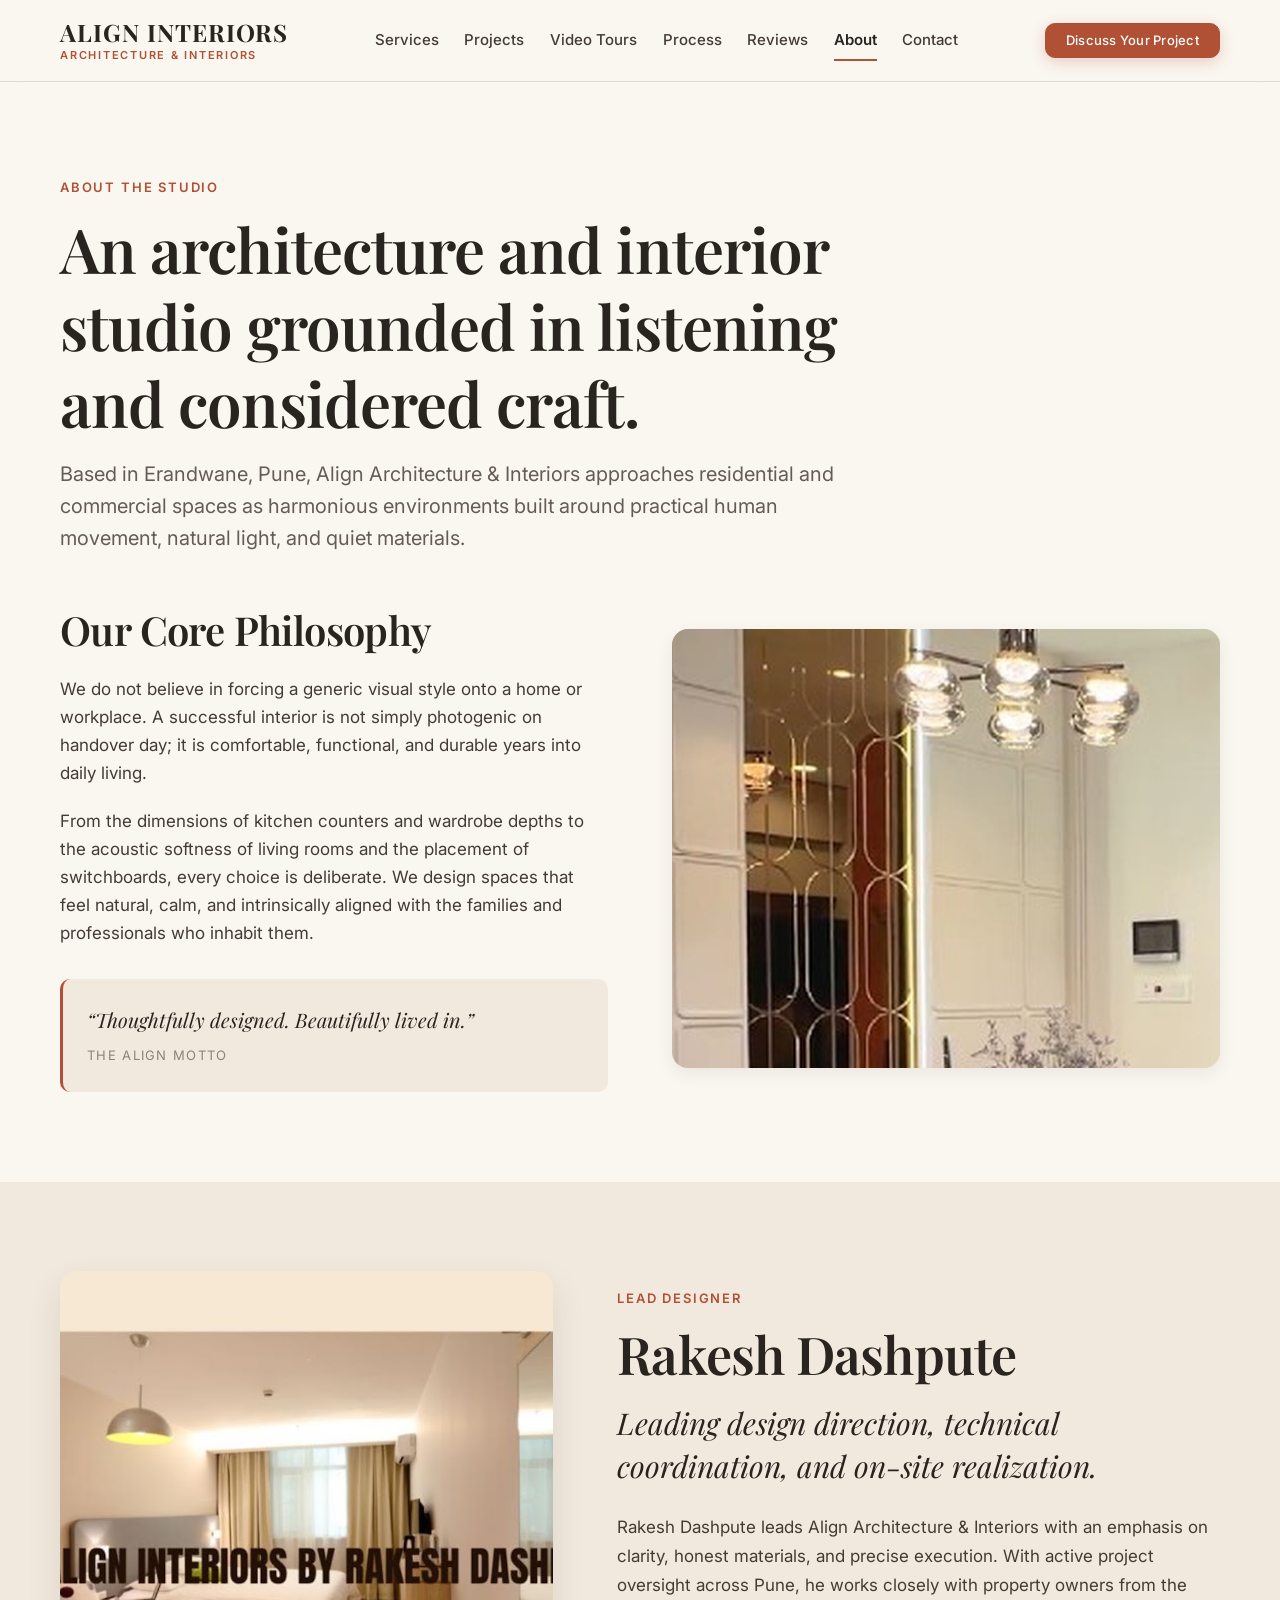
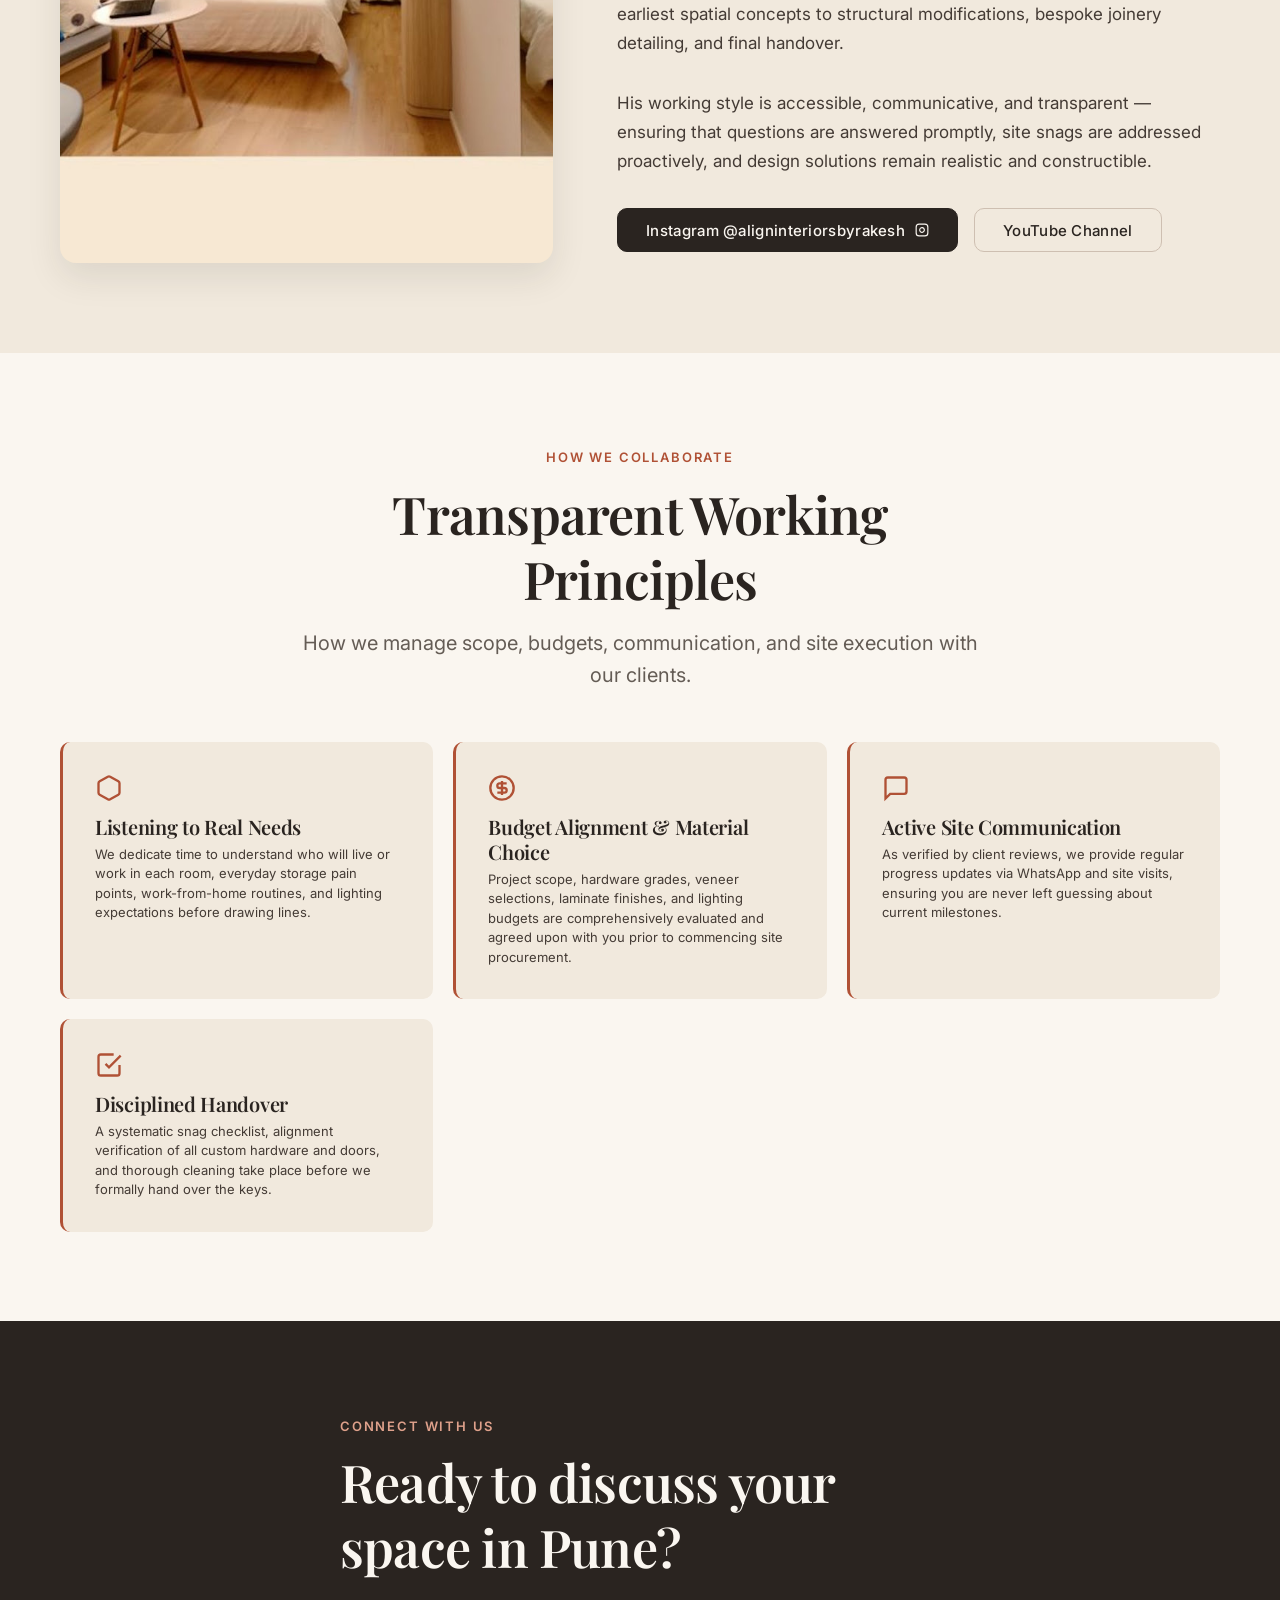
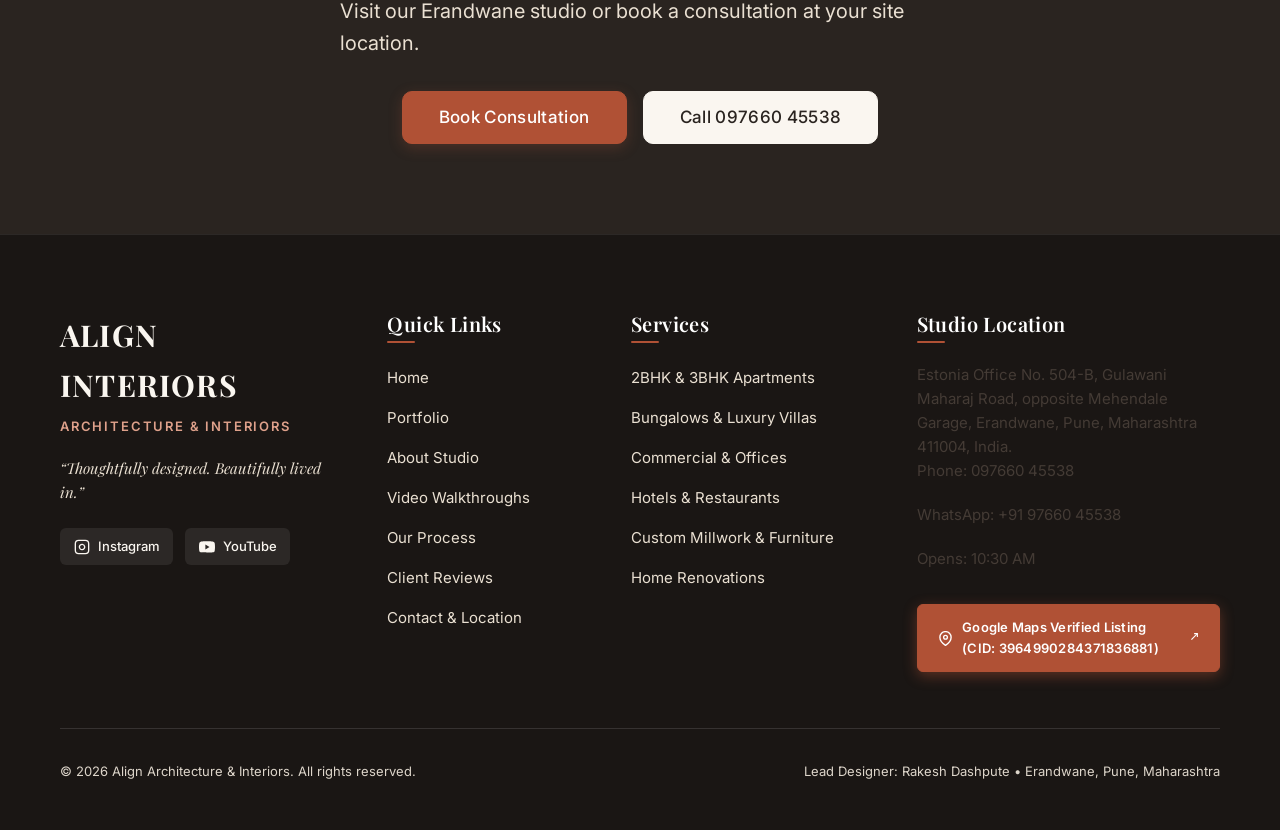
<file: about.html>
<!DOCTYPE html>
<html lang="en">
<head>
  <meta charset="UTF-8">
  <meta name="viewport" content="width=device-width, initial-scale=1.0">
  <title>About the Studio | Align Interiors Pune</title>
  <meta name="description" content="Learn about Align Architecture &amp; Interiors, led by Rakesh Dashpute in Erandwane, Pune. Our approach to functional space planning, material integrity, and transparent execution.">
  <meta name="keywords" content="about Align Interiors, Rakesh Dashpute, interior design Pune, interior architect Pune, Erandwane interior designer">
  <link rel="canonical" href="https://aligninteriors.in/about.html">

  <meta property="og:type" content="website">
  <meta property="og:url" content="https://aligninteriors.in/about.html">
  <meta property="og:title" content="About the Studio | Align Interiors Pune">
  <meta property="og:description" content="Thoughtfully designed. Beautifully lived in. Learn about our practical, client-focused approach to architecture and interiors in Pune.">
  <meta property="og:image" content="https://aligninteriors.in/images/rakesh.jpg">

  <link rel="icon" type="image/svg+xml" href="favicon.svg">
  <link rel="alternate icon" href="favicon.ico">

  <link rel="preconnect" href="https://fonts.googleapis.com">
  <link rel="preconnect" href="https://fonts.gstatic.com" crossorigin>
  <link href="https://fonts.googleapis.com/css2?family=Inter:wght@400;500;600;700&family=Playfair+Display:ital,wght@0,500;0,600;0,700;1,400&display=swap" rel="stylesheet">

  <link rel="stylesheet" href="css/style.css">
</head>
<body>
  <a href="#main-content" class="skip-link">Skip to main content</a>

  <!-- Header -->
  <header class="site-header" role="banner">
    <div class="container header-inner">
      <a href="index.html" class="brand-link" aria-label="Align Interiors Home">
        <span class="brand-name">ALIGN INTERIORS</span>
        <span class="brand-desc">Architecture &amp; Interiors</span>
      </a>

      <nav class="nav-desktop" aria-label="Main Navigation">
        <a href="index.html#services" class="nav-link">Services</a>
        <a href="projects.html" class="nav-link">Projects</a>
        <a href="index.html#videos" class="nav-link">Video Tours</a>
        <a href="index.html#process" class="nav-link">Process</a>
        <a href="index.html#reviews" class="nav-link">Reviews</a>
        <a href="about.html" class="nav-link active">About</a>
        <a href="contact.html" class="nav-link">Contact</a>
      </nav>

      <div class="header-actions">
        <a href="contact.html" class="btn btn-primary btn-sm header-quote-btn">Discuss Your Project</a>
        <button type="button" class="menu-toggle" aria-label="Open mobile menu" aria-expanded="false" aria-controls="mobile-nav">
          <span class="menu-line"></span>
          <span class="menu-line"></span>
          <span class="menu-line"></span>
        </button>
      </div>
    </div>
  </header>

  <!-- Mobile Drawer -->
  <div class="mobile-nav-overlay" aria-hidden="true"></div>
  <aside id="mobile-nav" class="mobile-nav-drawer" aria-label="Mobile Navigation">
    <nav>
      <ul class="mobile-nav-list">
        <li><a href="index.html" class="mobile-nav-link">Home</a></li>
        <li><a href="index.html#services" class="mobile-nav-link">Services</a></li>
        <li><a href="projects.html" class="mobile-nav-link">Projects</a></li>
        <li><a href="index.html#videos" class="mobile-nav-link">Video Tours</a></li>
        <li><a href="index.html#process" class="mobile-nav-link">Process</a></li>
        <li><a href="index.html#reviews" class="mobile-nav-link">Reviews</a></li>
        <li><a href="about.html" class="mobile-nav-link active">About Studio</a></li>
        <li><a href="contact.html" class="mobile-nav-link">Contact</a></li>
      </ul>
    </nav>
    <div class="mobile-nav-footer">
      <a href="contact.html" class="btn btn-primary">Book Consultation</a>
      <div class="mobile-contact-info">
        <p><strong>Align Architecture &amp; Interiors</strong></p>
        <p>Erandwane, Pune, Maharashtra 411004</p>
        <p>Opens: 10:30 AM | Tel: 097660 45538</p>
      </div>
    </div>
  </aside>

  <main id="main-content">
    <!-- Studio Header -->
    <section class="section section-cream" aria-labelledby="about-heading">
      <div class="container">
        <div class="section-header" style="max-width: 820px;">
          <span class="eyebrow">About the Studio</span>
          <h1 id="about-heading" class="section-title">An architecture and interior studio grounded in listening and considered craft.</h1>
          <p class="section-subtitle">
            Based in Erandwane, Pune, Align Architecture &amp; Interiors approaches residential and commercial spaces as harmonious environments built around practical human movement, natural light, and quiet materials.
          </p>
        </div>

        <div class="intro-grid">
          <div class="intro-content">
            <h2 style="font-size: var(--text-2xl); margin-bottom: 1.25rem;">Our Core Philosophy</h2>
            <p>We do not believe in forcing a generic visual style onto a home or workplace. A successful interior is not simply photogenic on handover day; it is comfortable, functional, and durable years into daily living.</p>
            <p>From the dimensions of kitchen counters and wardrobe depths to the acoustic softness of living rooms and the placement of switchboards, every choice is deliberate. We design spaces that feel natural, calm, and intrinsically aligned with the families and professionals who inhabit them.</p>

            <div style="margin-top: 2rem; padding: 1.5rem; background-color: var(--color-sand-soft); border-left: 3px solid var(--color-terracotta); border-radius: var(--radius-md);">
              <p style="font-family: var(--font-serif); font-size: var(--text-md); color: var(--color-charcoal); margin-bottom: 0.25rem; font-style: italic;">
                &ldquo;Thoughtfully designed. Beautifully lived in.&rdquo;
              </p>
              <span style="font-size: var(--text-xs); color: var(--color-taupe); text-transform: uppercase; letter-spacing: 0.1em;">The Align Motto</span>
            </div>
          </div>

          <div class="intro-image-composition">
            <div class="intro-main-image" style="aspect-ratio: 4 / 3.2;">
              <img src="images/projects/bungalow-villa.jpg" alt="Interior detailing by Align Interiors Pune" data-fallback="images/placeholders/bungalow.svg" loading="lazy" width="800" height="600">
            </div>
          </div>
        </div>
      </div>
    </section>

    <!-- Principal Designer Profile -->
    <section class="section section-sand" aria-labelledby="principal-heading">
      <div class="container">
        <div class="rakesh-grid">
          <div class="rakesh-portrait-frame">
            <img src="images/rakesh.jpg" alt="Rakesh Dashpute, Lead Designer of Align Interiors Pune" data-fallback="images/placeholders/rakesh-placeholder.svg" loading="lazy" width="600" height="700">
          </div>

          <div class="rakesh-bio-content">
            <span class="eyebrow">Lead Designer</span>
            <h2 id="principal-heading" class="section-title">Rakesh Dashpute</h2>
            <p class="rakesh-tagline">Leading design direction, technical coordination, and on-site realization.</p>
            <p class="rakesh-bio">Rakesh Dashpute leads Align Architecture &amp; Interiors with an emphasis on clarity, honest materials, and precise execution. With active project oversight across Pune, he works closely with property owners from the earliest spatial concepts to structural modifications, bespoke joinery detailing, and final handover.</p>
            <p class="rakesh-bio">His working style is accessible, communicative, and transparent — ensuring that questions are answered promptly, site snags are addressed proactively, and design solutions remain realistic and constructible.</p>

            <div style="display: flex; gap: 1rem; align-items: center; flex-wrap: wrap;">
              <a href="https://www.instagram.com/aligninteriorsbyrakesh/" target="_blank" rel="noopener noreferrer" class="btn btn-charcoal">
                Instagram @aligninteriorsbyrakesh
                <svg width="14" height="14" viewBox="0 0 24 24" fill="none" stroke="currentColor" stroke-width="2"><rect x="2" y="2" width="20" height="20" rx="5" ry="5"/><path d="M16 11.37A4 4 0 1 1 12.63 8 4 4 0 0 1 16 11.37z"/><line x1="17.5" y1="6.5" x2="17.51" y2="6.5"/></svg>
              </a>
              <a href="https://www.youtube.com/@aligninteriorsbyrakeshdashpute" target="_blank" rel="noopener noreferrer" class="btn btn-secondary">
                YouTube Channel
              </a>
            </div>
          </div>
        </div>
      </div>
    </section>

    <!-- How We Work with Clients -->
    <section class="section section-cream" aria-labelledby="workflow-heading">
      <div class="container">
        <div class="section-header text-center">
          <span class="eyebrow">How We Collaborate</span>
          <h2 id="workflow-heading" class="section-title">Transparent Working Principles</h2>
          <p class="section-subtitle">How we manage scope, budgets, communication, and site execution with our clients.</p>
        </div>

        <div class="intro-values" style="grid-template-columns: repeat(auto-fit, minmax(280px, 1fr));">
          <div class="value-card" style="padding: 2rem;">
            <div style="color: var(--color-terracotta); margin-bottom: 0.75rem;">
              <svg width="28" height="28" viewBox="0 0 24 24" fill="none" stroke="currentColor" stroke-width="2"><path d="M21 16V8a2 2 0 0 0-1-1.73l-7-4a2 2 0 0 0-2 0l-7 4A2 2 0 0 0 3 8v8a2 2 0 0 0 1 1.73l7 4a2 2 0 0 0 2 0l7-4A2 2 0 0 0 21 16z"/></svg>
            </div>
            <h3 class="value-title">Listening to Real Needs</h3>
            <p class="value-text">We dedicate time to understand who will live or work in each room, everyday storage pain points, work-from-home routines, and lighting expectations before drawing lines.</p>
          </div>

          <div class="value-card" style="padding: 2rem;">
            <div style="color: var(--color-terracotta); margin-bottom: 0.75rem;">
              <svg width="28" height="28" viewBox="0 0 24 24" fill="none" stroke="currentColor" stroke-width="2"><circle cx="12" cy="12" r="10"/><path d="M16 8h-6a2 2 0 1 0 0 4h4a2 2 0 1 1 0 4H8"/><path d="M12 18V6"/></svg>
            </div>
            <h3 class="value-title">Budget Alignment &amp; Material Choice</h3>
            <p class="value-text">Project scope, hardware grades, veneer selections, laminate finishes, and lighting budgets are comprehensively evaluated and agreed upon with you prior to commencing site procurement.</p>
          </div>

          <div class="value-card" style="padding: 2rem;">
            <div style="color: var(--color-terracotta); margin-bottom: 0.75rem;">
              <svg width="28" height="28" viewBox="0 0 24 24" fill="none" stroke="currentColor" stroke-width="2"><path d="M21 15a2 2 0 0 1-2 2H7l-4 4V5a2 2 0 0 1 2-2h14a2 2 0 0 1 2 2z"/></svg>
            </div>
            <h3 class="value-title">Active Site Communication</h3>
            <p class="value-text">As verified by client reviews, we provide regular progress updates via WhatsApp and site visits, ensuring you are never left guessing about current milestones.</p>
          </div>

          <div class="value-card" style="padding: 2rem;">
            <div style="color: var(--color-terracotta); margin-bottom: 0.75rem;">
              <svg width="28" height="28" viewBox="0 0 24 24" fill="none" stroke="currentColor" stroke-width="2"><path d="m9 11 3 3L22 4"/><path d="M21 12v7a2 2 0 0 1-2 2H5a2 2 0 0 1-2-2V5a2 2 0 0 1 2-2h11"/></svg>
            </div>
            <h3 class="value-title">Disciplined Handover</h3>
            <p class="value-text">A systematic snag checklist, alignment verification of all custom hardware and doors, and thorough cleaning take place before we formally hand over the keys.</p>
          </div>
        </div>
      </div>
    </section>

    <!-- Bottom CTA -->
    <section class="section section-charcoal" aria-labelledby="about-cta">
      <div class="container text-center" style="max-width: 680px; margin: 0 auto;">
        <span class="eyebrow">Connect With Us</span>
        <h2 id="about-cta" class="section-title">Ready to discuss your space in Pune?</h2>
        <p class="section-subtitle" style="margin-bottom: 2rem;">Visit our Erandwane studio or book a consultation at your site location.</p>
        <div style="display: flex; gap: 1rem; justify-content: center; flex-wrap: wrap;">
          <a href="contact.html" class="btn btn-primary btn-lg">Book Consultation</a>
          <a href="tel:+919766045538" class="btn btn-cream btn-lg">Call 097660 45538</a>
        </div>
      </div>
    </section>
  </main>

  <!-- Mobile Floating Call & WhatsApp Actions -->
  <aside class="mobile-floating-actions" aria-label="Quick Contact Actions">
    <a href="tel:+919766045538" class="floating-action-btn floating-call" aria-label="Call Align Interiors">
      <svg width="18" height="18" viewBox="0 0 24 24" fill="none" stroke="currentColor" stroke-width="2"><path d="M22 16.92v3a2 2 0 0 1-2.18 2 19.79 19.79 0 0 1-8.63-3.07 19.5 19.5 0 0 1-6-6 19.79 19.79 0 0 1-3.07-8.67A2 2 0 0 1 4.11 2h3a2 2 0 0 1 2 1.72 12.84 12.84 0 0 0 .7 2.81 2 2 0 0 1-.45 2.11L8.09 9.91a16 16 0 0 0 6 6l1.27-1.27a2 2 0 0 1 2.11-.45 12.84 12.84 0 0 0 2.81.7A2 2 0 0 1 22 16.92z"/></svg>
      <span>Call Studio</span>
    </a>
    <a href="https://wa.me/919766045538?text=Hello%20Align%20Interiors%2C%20I%20would%20like%20to%20discuss%20an%20interior%20design%20project%20in%20Pune." target="_blank" rel="noopener noreferrer" class="floating-action-btn floating-whatsapp" aria-label="Chat on WhatsApp">
      <svg width="18" height="18" viewBox="0 0 24 24" fill="currentColor"><path d="M12.04 2c-5.46 0-9.91 4.45-9.91 9.91 0 1.75.46 3.45 1.32 4.95L2.05 22l5.25-1.38c1.45.79 3.08 1.21 4.74 1.21 5.46 0 9.91-4.45 9.91-9.91 0-2.65-1.03-5.14-2.9-7.01A9.816 9.816 0 0 0 12.04 2z"/></svg>
      <span>WhatsApp</span>
    </a>
  </aside>

  <!-- Footer -->
  <footer class="site-footer" role="contentinfo">
    <div class="container">
      <div class="footer-top">
        <div class="footer-brand-col">
          <p class="footer-brand-title">ALIGN INTERIORS</p>
          <p class="footer-brand-desc">Architecture &amp; Interiors</p>
          <p class="footer-tagline">&ldquo;Thoughtfully designed. Beautifully lived in.&rdquo;</p>
          <div style="display: flex; gap: 0.75rem; flex-wrap: wrap;">
            <a href="https://www.instagram.com/aligninteriorsbyrakesh/" target="_blank" rel="noopener noreferrer" class="footer-social-link">
              <svg width="16" height="16" viewBox="0 0 24 24" fill="none" stroke="currentColor" stroke-width="2"><rect x="2" y="2" width="20" height="20" rx="5" ry="5"/><path d="M16 11.37A4 4 0 1 1 12.63 8 4 4 0 0 1 16 11.37z"/><line x1="17.5" y1="6.5" x2="17.51" y2="6.5"/></svg>
              <span>Instagram</span>
            </a>
            <a href="https://www.youtube.com/@aligninteriorsbyrakeshdashpute" target="_blank" rel="noopener noreferrer" class="footer-social-link">
              <svg width="16" height="16" viewBox="0 0 24 24" fill="currentColor"><path d="M23.498 6.186a3.016 3.016 0 0 0-2.122-2.136C19.505 3.545 12 3.545 12 3.545s-7.505 0-9.377.505A3.017 3.017 0 0 0 .502 6.186C0 8.07 0 12 0 12s0 3.93.502 5.814a3.016 3.016 0 0 0 2.122 2.136c1.871.505 9.376.505 9.376.505s7.505 0 9.377-.505a3.015 3.015 0 0 0 2.122-2.136C24 15.93 24 12 24 12s0-3.93-.502-5.814zM9.545 15.568V8.432L15.818 12l-6.273 3.568z"/></svg>
              <span>YouTube</span>
            </a>
          </div>
        </div>

        <div>
          <h4 class="footer-col-title">Quick Links</h4>
          <ul class="footer-links-list">
            <li><a href="index.html" class="footer-link">Home</a></li>
            <li><a href="projects.html" class="footer-link">Portfolio</a></li>
            <li><a href="about.html" class="footer-link">About Studio</a></li>
            <li><a href="index.html#videos" class="footer-link">Video Walkthroughs</a></li>
            <li><a href="index.html#process" class="footer-link">Our Process</a></li>
            <li><a href="index.html#reviews" class="footer-link">Client Reviews</a></li>
            <li><a href="contact.html" class="footer-link">Contact &amp; Location</a></li>
          </ul>
        </div>

        <div>
          <h4 class="footer-col-title">Services</h4>
          <ul class="footer-links-list">
            <li><a href="index.html#services" class="footer-link">2BHK &amp; 3BHK Apartments</a></li>
            <li><a href="index.html#services" class="footer-link">Bungalows &amp; Luxury Villas</a></li>
            <li><a href="index.html#services" class="footer-link">Commercial &amp; Offices</a></li>
            <li><a href="index.html#services" class="footer-link">Hotels &amp; Restaurants</a></li>
            <li><a href="index.html#services" class="footer-link">Custom Millwork &amp; Furniture</a></li>
            <li><a href="index.html#services" class="footer-link">Home Renovations</a></li>
          </ul>
        </div>

        <div>
          <h4 class="footer-col-title">Studio Location</h4>
          <div class="footer-contact-block">
            <p>Estonia Office No. 504-B, Gulawani Maharaj Road, opposite Mehendale Garage, Erandwane, Pune, Maharashtra 411004, India.</p>
          </div>
          <div class="footer-contact-block">
            <p>Phone: <a href="tel:+919766045538">097660 45538</a></p>
            <p>WhatsApp: <a href="https://wa.me/919766045538" target="_blank" rel="noopener noreferrer">+91 97660 45538</a></p>
            <p>Opens: 10:30 AM</p>
            <div style="margin-top: 0.85rem;">
              <a href="https://www.google.com/maps?cid=3964990284371836881" target="_blank" rel="noopener noreferrer" class="footer-gmap-pill" aria-label="View Align Interiors on Google Maps Verified Listing">
                <svg width="15" height="15" viewBox="0 0 24 24" fill="none" stroke="currentColor" stroke-width="2.2"><path d="M21 10c0 7-9 13-9 13s-9-6-9-13a9 9 0 0 1 18 0z"/><circle cx="12" cy="10" r="3"/></svg>
                <span>Google Maps Verified Listing (CID: 3964990284371836881)</span>
                <svg width="13" height="13" viewBox="0 0 24 24" fill="none" stroke="currentColor" stroke-width="2"><polyline points="15 3 21 3 21 9"/><line x1="10" y1="14" x2="21" y2="3"/></svg>
              </a>
            </div>
          </div>
        </div>
      </div>

      <div class="footer-bottom">
        <p>&copy; <span id="current-year">2026</span> Align Architecture &amp; Interiors. All rights reserved.</p>
        <p>Lead Designer: Rakesh Dashpute &bull; Erandwane, Pune, Maharashtra</p>
      </div>
    </div>
  </footer>

  <script src="data/site-data.js"></script>
  <script src="js/main.js"></script>
</body>
</html>
</file>
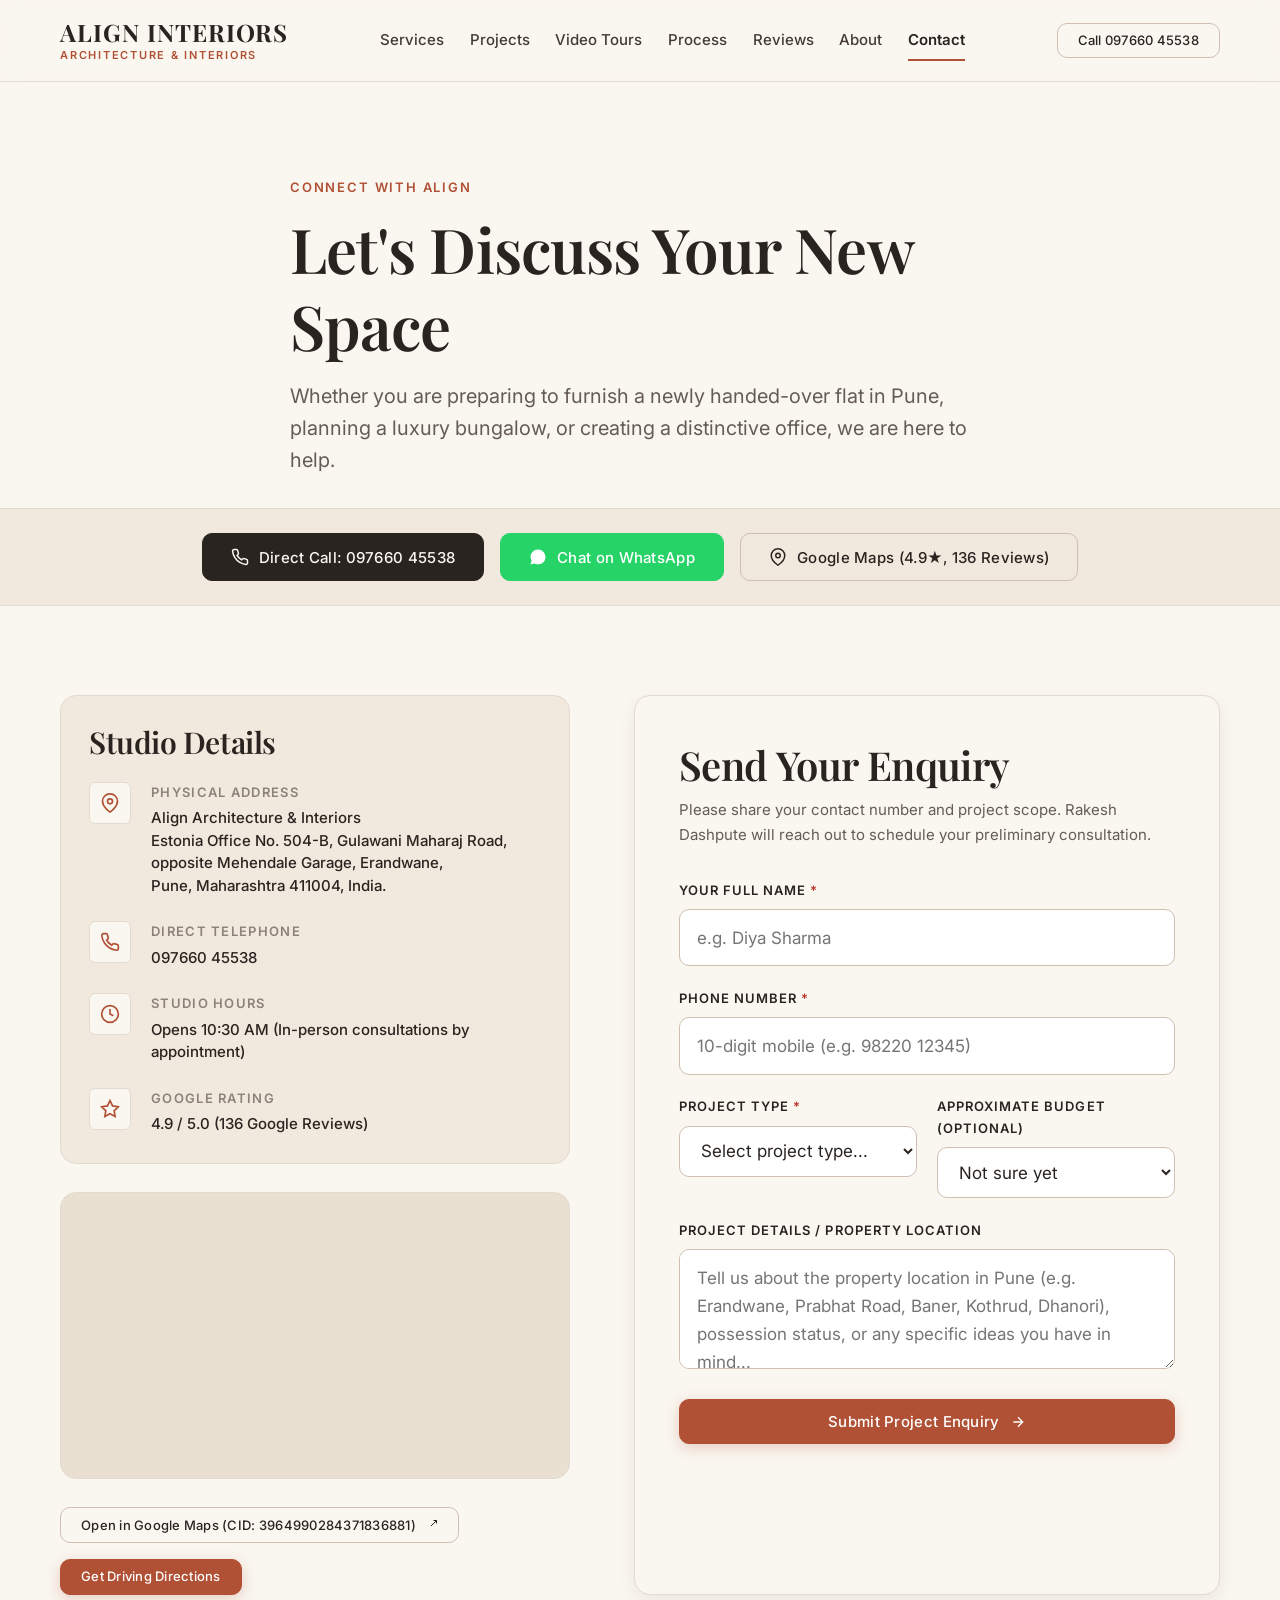
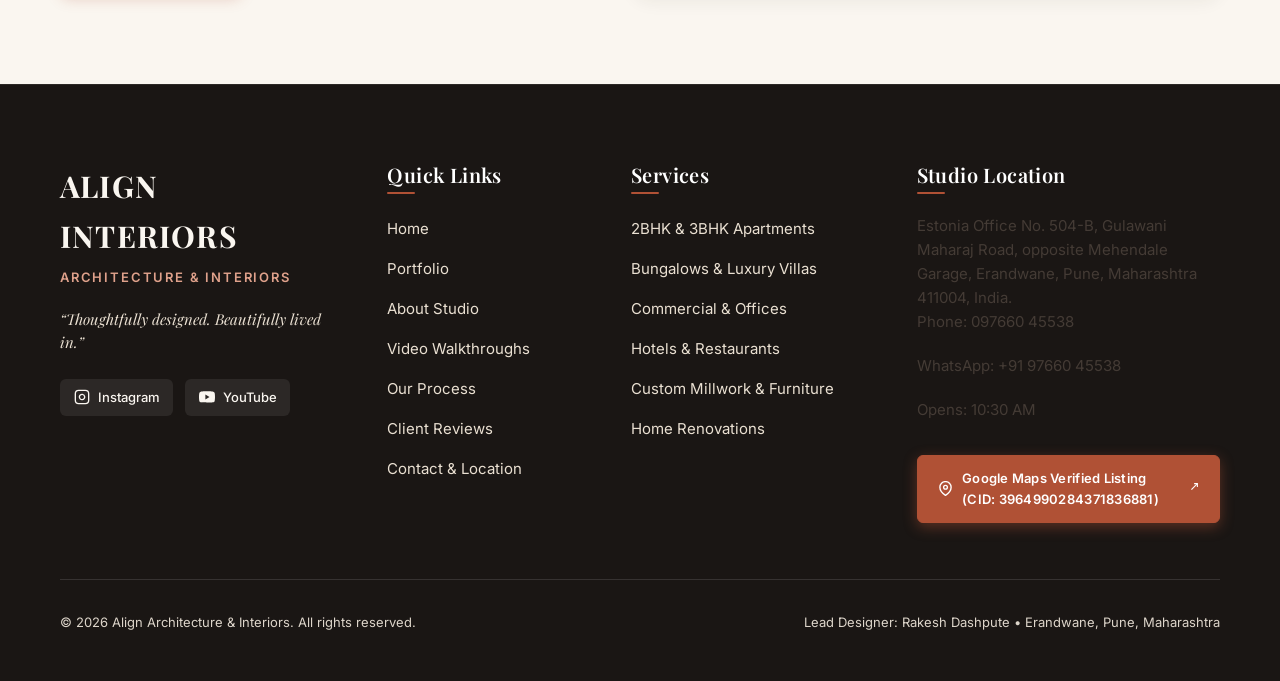
<file: contact.html>
<!DOCTYPE html>
<html lang="en">
<head>
  <meta charset="UTF-8">
  <meta name="viewport" content="width=device-width, initial-scale=1.0">
  <title>Contact &amp; Studio Location | Align Interiors Pune</title>
  <meta name="description" content="Get in touch with Align Architecture &amp; Interiors in Erandwane, Pune. Call 097660 45538 or chat on WhatsApp to schedule an apartment or commercial design consultation.">
  <meta name="keywords" content="contact Align Interiors, interior designer Erandwane Pune phone, interior consultation Pune, Rakesh Dashpute contact, interior architect Pune address">
  <link rel="canonical" href="https://aligninteriors.in/contact.html">

  <meta property="og:type" content="website">
  <meta property="og:url" content="https://aligninteriors.in/contact.html">
  <meta property="og:title" content="Contact &amp; Studio Location | Align Interiors Pune">
  <meta property="og:description" content="Reach out to Rakesh Dashpute and the Align Interiors team. Estonia Office, Erandwane, Pune. Call 097660 45538.">
  <meta property="og:image" content="https://aligninteriors.in/images/hero.jpg">

  <link rel="icon" type="image/svg+xml" href="favicon.svg">
  <link rel="alternate icon" href="favicon.ico">

  <link rel="preconnect" href="https://fonts.googleapis.com">
  <link rel="preconnect" href="https://fonts.gstatic.com" crossorigin>
  <link href="https://fonts.googleapis.com/css2?family=Inter:wght@400;500;600;700&family=Playfair+Display:ital,wght@0,500;0,600;0,700;1,400&display=swap" rel="stylesheet">

  <link rel="stylesheet" href="css/style.css">
</head>
<body>
  <a href="#main-content" class="skip-link">Skip to main content</a>

  <!-- Header -->
  <header class="site-header" role="banner">
    <div class="container header-inner">
      <a href="index.html" class="brand-link" aria-label="Align Interiors Home">
        <span class="brand-name">ALIGN INTERIORS</span>
        <span class="brand-desc">Architecture &amp; Interiors</span>
      </a>

      <nav class="nav-desktop" aria-label="Main Navigation">
        <a href="index.html#services" class="nav-link">Services</a>
        <a href="projects.html" class="nav-link">Projects</a>
        <a href="index.html#videos" class="nav-link">Video Tours</a>
        <a href="index.html#process" class="nav-link">Process</a>
        <a href="index.html#reviews" class="nav-link">Reviews</a>
        <a href="about.html" class="nav-link">About</a>
        <a href="contact.html" class="nav-link active">Contact</a>
      </nav>

      <div class="header-actions">
        <a href="tel:+919766045538" class="btn btn-secondary btn-sm header-quote-btn">Call 097660 45538</a>
        <button type="button" class="menu-toggle" aria-label="Open mobile menu" aria-expanded="false" aria-controls="mobile-nav">
          <span class="menu-line"></span>
          <span class="menu-line"></span>
          <span class="menu-line"></span>
        </button>
      </div>
    </div>
  </header>

  <!-- Mobile Drawer -->
  <div class="mobile-nav-overlay" aria-hidden="true"></div>
  <aside id="mobile-nav" class="mobile-nav-drawer" aria-label="Mobile Navigation">
    <nav>
      <ul class="mobile-nav-list">
        <li><a href="index.html" class="mobile-nav-link">Home</a></li>
        <li><a href="index.html#services" class="mobile-nav-link">Services</a></li>
        <li><a href="projects.html" class="mobile-nav-link">Projects</a></li>
        <li><a href="index.html#videos" class="mobile-nav-link">Video Tours</a></li>
        <li><a href="index.html#process" class="mobile-nav-link">Process</a></li>
        <li><a href="index.html#reviews" class="mobile-nav-link">Reviews</a></li>
        <li><a href="about.html" class="mobile-nav-link">About Studio</a></li>
        <li><a href="contact.html" class="mobile-nav-link active">Contact</a></li>
      </ul>
    </nav>
    <div class="mobile-nav-footer">
      <a href="tel:+919766045538" class="btn btn-primary">Call 097660 45538</a>
      <div class="mobile-contact-info">
        <p><strong>Align Architecture &amp; Interiors</strong></p>
        <p>Erandwane, Pune, Maharashtra 411004</p>
        <p>Opens: 10:30 AM</p>
      </div>
    </div>
  </aside>

  <main id="main-content">
    <!-- Contact Header -->
    <section class="section section-cream" style="padding-bottom: 2rem;" aria-labelledby="contact-page-title">
      <div class="container text-center" style="max-width: 780px; margin: 0 auto;">
        <span class="eyebrow">Connect With Align</span>
        <h1 id="contact-page-title" class="section-title">Let's Discuss Your New Space</h1>
        <p class="section-subtitle">
          Whether you are preparing to furnish a newly handed-over flat in Pune, planning a luxury bungalow, or creating a distinctive office, we are here to help.
        </p>
      </div>
    </section>

    <!-- Quick Action Bar -->
    <section class="section-sand" style="border-top: 1px solid var(--color-border); border-bottom: 1px solid var(--color-border); padding: 1.5rem 0;">
      <div class="container" style="display: flex; gap: 1rem; justify-content: center; flex-wrap: wrap;">
        <a href="tel:+919766045538" class="btn btn-charcoal">
          <svg width="18" height="18" viewBox="0 0 24 24" fill="none" stroke="currentColor" stroke-width="2"><path d="M22 16.92v3a2 2 0 0 1-2.18 2 19.79 19.79 0 0 1-8.63-3.07 19.5 19.5 0 0 1-6-6 19.79 19.79 0 0 1-3.07-8.67A2 2 0 0 1 4.11 2h3a2 2 0 0 1 2 1.72 12.84 12.84 0 0 0 .7 2.81 2 2 0 0 1-.45 2.11L8.09 9.91a16 16 0 0 0 6 6l1.27-1.27a2 2 0 0 1 2.11-.45 12.84 12.84 0 0 0 2.81.7A2 2 0 0 1 22 16.92z"/></svg>
          Direct Call: 097660 45538
        </a>
        <a href="https://wa.me/919766045538?text=Hello%20Align%20Interiors%2C%20I%20would%20like%20to%20discuss%20an%20interior%20design%20project%20in%20Pune." target="_blank" rel="noopener noreferrer" class="btn btn-whatsapp">
          <svg width="18" height="18" viewBox="0 0 24 24" fill="currentColor"><path d="M12.04 2c-5.46 0-9.91 4.45-9.91 9.91 0 1.75.46 3.45 1.32 4.95L2.05 22l5.25-1.38c1.45.79 3.08 1.21 4.74 1.21 5.46 0 9.91-4.45 9.91-9.91 0-2.65-1.03-5.14-2.9-7.01A9.816 9.816 0 0 0 12.04 2z"/></svg>
          Chat on WhatsApp
        </a>
        <a href="https://www.google.com/maps?cid=3964990284371836881" target="_blank" rel="noopener noreferrer" class="btn btn-secondary">
          <svg width="18" height="18" viewBox="0 0 24 24" fill="none" stroke="currentColor" stroke-width="2"><path d="M21 10c0 7-9 13-9 13s-9-6-9-13a9 9 0 0 1 18 0z"/><circle cx="12" cy="10" r="3"/></svg>
          Google Maps (4.9★, 136 Reviews)
        </a>
      </div>
    </section>

    <!-- Main Contact & Map Section -->
    <section class="section section-cream" aria-label="Contact Information and Form">
      <div class="container">
        <div class="contact-grid">
          <!-- Left Details & Map -->
          <div class="contact-info-panel">
            <div class="contact-card-box">
              <h2 style="font-size: var(--text-xl); margin-bottom: 1.25rem;">Studio Details</h2>

              <div class="info-item">
                <div class="info-icon" aria-hidden="true">
                  <svg width="20" height="20" viewBox="0 0 24 24" fill="none" stroke="currentColor" stroke-width="2"><path d="M21 10c0 7-9 13-9 13s-9-6-9-13a9 9 0 0 1 18 0z"/><circle cx="12" cy="10" r="3"/></svg>
                </div>
                <div>
                  <p class="info-label">Physical Address</p>
                  <p class="info-value">
                    Align Architecture &amp; Interiors<br>
                    Estonia Office No. 504-B, Gulawani Maharaj Road,<br>
                    opposite Mehendale Garage, Erandwane,<br>
                    Pune, Maharashtra 411004, India.
                  </p>
                </div>
              </div>

              <div class="info-item">
                <div class="info-icon" aria-hidden="true">
                  <svg width="20" height="20" viewBox="0 0 24 24" fill="none" stroke="currentColor" stroke-width="2"><path d="M22 16.92v3a2 2 0 0 1-2.18 2 19.79 19.79 0 0 1-8.63-3.07 19.5 19.5 0 0 1-6-6 19.79 19.79 0 0 1-3.07-8.67A2 2 0 0 1 4.11 2h3a2 2 0 0 1 2 1.72 12.84 12.84 0 0 0 .7 2.81 2 2 0 0 1-.45 2.11L8.09 9.91a16 16 0 0 0 6 6l1.27-1.27a2 2 0 0 1 2.11-.45 12.84 12.84 0 0 0 2.81.7A2 2 0 0 1 22 16.92z"/></svg>
                </div>
                <div>
                  <p class="info-label">Direct Telephone</p>
                  <p class="info-value"><a href="tel:+919766045538">097660 45538</a></p>
                </div>
              </div>

              <div class="info-item">
                <div class="info-icon" aria-hidden="true">
                  <svg width="20" height="20" viewBox="0 0 24 24" fill="none" stroke="currentColor" stroke-width="2"><circle cx="12" cy="12" r="10"/><polyline points="12 6 12 12 16 14"/></svg>
                </div>
                <div>
                  <p class="info-label">Studio Hours</p>
                  <p class="info-value">Opens 10:30 AM (In-person consultations by appointment)</p>
                </div>
              </div>

              <div class="info-item">
                <div class="info-icon" aria-hidden="true">
                  <svg width="20" height="20" viewBox="0 0 24 24" fill="none" stroke="currentColor" stroke-width="2"><polygon points="12 2 15.09 8.26 22 9.27 17 14.14 18.18 21.02 12 17.77 5.82 21.02 7 14.14 2 9.27 8.91 8.26 12 2"/></svg>
                </div>
                <div>
                  <p class="info-label">Google Rating</p>
                  <p class="info-value">4.9 / 5.0 (136 Google Reviews)</p>
                </div>
              </div>
            </div>

            <!-- Verified Responsive Google Maps Embed -->
            <div class="map-container">
              <iframe title="Align Architecture and Interiors Erandwane Pune Map" src="https://maps.google.com/maps?cid=3964990284371836881&amp;t=m&amp;z=16&amp;output=embed" loading="lazy" referrerpolicy="no-referrer-when-downgrade"></iframe>
            </div>

            <div style="display: flex; gap: 1rem; align-items: center; justify-content: space-between; flex-wrap: wrap;">
              <a href="https://www.google.com/maps?cid=3964990284371836881" target="_blank" rel="noopener noreferrer" class="btn btn-secondary btn-sm">
                Open in Google Maps (CID: 3964990284371836881)
                <svg width="12" height="12" viewBox="0 0 24 24" fill="none" stroke="currentColor" stroke-width="2"><polyline points="15 3 21 3 21 9"/><line x1="10" y1="14" x2="21" y2="3"/></svg>
              </a>
              <a href="https://www.google.com/maps/dir/?api=1&destination=Align+Interiors+Estonia+Office+No.+504-B+Gulawani+Maharaj+Road+Erandwane+Pune" target="_blank" rel="noopener noreferrer" class="btn btn-primary btn-sm">
                Get Driving Directions
              </a>
            </div>
          </div>

          <!-- Right Enquiry Form -->
          <div class="form-panel">
            <div class="form-header">
              <h2 style="font-size: var(--text-2xl); margin-bottom: 0.5rem;">Send Your Enquiry</h2>
              <p style="font-size: var(--text-sm); color: var(--color-taupe-dark); margin: 0;">Please share your contact number and project scope. Rakesh Dashpute will reach out to schedule your preliminary consultation.</p>
            </div>

            <div id="form-status-msg" class="form-status" role="alert"></div>

            <form id="enquiry-form" novalidate>
              <input type="text" name="website_url_check" id="form-honeypot" class="form-honeypot" tabindex="-1" autocomplete="off" aria-hidden="true">

              <div class="form-group">
                <label for="client-name" class="form-label">Your Full Name <span class="required-mark">*</span></label>
                <input type="text" id="client-name" name="name" class="form-input" placeholder="e.g. Diya Sharma" required autocomplete="name">
                <span id="name-error" class="field-error-msg" role="alert"></span>
              </div>

              <div class="form-group">
                <label for="client-phone" class="form-label">Phone Number <span class="required-mark">*</span></label>
                <input type="tel" id="client-phone" name="phone" class="form-input" placeholder="10-digit mobile (e.g. 98220 12345)" required autocomplete="tel">
                <span id="phone-error" class="field-error-msg" role="alert"></span>
              </div>

              <div class="form-row">
                <div class="form-group">
                  <label for="project-type" class="form-label">Project Type <span class="required-mark">*</span></label>
                  <select id="project-type" name="projectType" class="form-select" required>
                    <option value="" disabled selected>Select project type...</option>
                    <option value="2BHK apartment">2BHK apartment</option>
                    <option value="3BHK apartment">3BHK apartment</option>
                    <option value="Bungalow or villa">Bungalow or villa</option>
                    <option value="Office or commercial space">Office or commercial space</option>
                    <option value="Hotel or restaurant">Hotel or restaurant</option>
                    <option value="Custom furniture">Custom furniture</option>
                    <option value="Renovation">Renovation</option>
                    <option value="Other">Other</option>
                  </select>
                  <span id="project-type-error" class="field-error-msg" role="alert"></span>
                </div>

                <div class="form-group">
                  <label for="budget-range" class="form-label">Approximate Budget (Optional)</label>
                  <select id="budget-range" name="budget" class="form-select">
                    <option value="Not sure yet" selected>Not sure yet</option>
                    <option value="Under ₹5 Lakhs">Under ₹5 Lakhs</option>
                    <option value="₹5 - ₹10 Lakhs">₹5 - ₹10 Lakhs</option>
                    <option value="₹10 - ₹20 Lakhs">₹10 - ₹20 Lakhs</option>
                    <option value="₹20 - ₹35 Lakhs">₹20 - ₹35 Lakhs</option>
                    <option value="₹35 - ₹50 Lakhs">₹35 - ₹50 Lakhs</option>
                    <option value="Above ₹50 Lakhs">Above ₹50 Lakhs</option>
                  </select>
                </div>
              </div>

              <div class="form-group">
                <label for="project-message" class="form-label">Project Details / Property Location</label>
                <textarea id="project-message" name="message" class="form-textarea" placeholder="Tell us about the property location in Pune (e.g. Erandwane, Prabhat Road, Baner, Kothrud, Dhanori), possession status, or any specific ideas you have in mind..."></textarea>
              </div>

              <button type="submit" id="submit-btn" class="btn btn-primary" style="width: 100%;">
                Submit Project Enquiry
                <span class="btn-icon-right" aria-hidden="true">
                  <svg width="16" height="16" viewBox="0 0 24 24" fill="none" stroke="currentColor" stroke-width="2"><path d="M5 12h14M12 5l7 7-7 7"/></svg>
                </span>
              </button>
            </form>
          </div>
        </div>
      </div>
    </section>
  </main>

  <!-- Mobile Floating Call & WhatsApp Actions -->
  <aside class="mobile-floating-actions" aria-label="Quick Contact Actions">
    <a href="tel:+919766045538" class="floating-action-btn floating-call" aria-label="Call Align Interiors">
      <svg width="18" height="18" viewBox="0 0 24 24" fill="none" stroke="currentColor" stroke-width="2"><path d="M22 16.92v3a2 2 0 0 1-2.18 2 19.79 19.79 0 0 1-8.63-3.07 19.5 19.5 0 0 1-6-6 19.79 19.79 0 0 1-3.07-8.67A2 2 0 0 1 4.11 2h3a2 2 0 0 1 2 1.72 12.84 12.84 0 0 0 .7 2.81 2 2 0 0 1-.45 2.11L8.09 9.91a16 16 0 0 0 6 6l1.27-1.27a2 2 0 0 1 2.11-.45 12.84 12.84 0 0 0 2.81.7A2 2 0 0 1 22 16.92z"/></svg>
      <span>Call Studio</span>
    </a>
    <a href="https://wa.me/919766045538?text=Hello%20Align%20Interiors%2C%20I%20would%20like%20to%20discuss%20an%20interior%20design%20project%20in%20Pune." target="_blank" rel="noopener noreferrer" class="floating-action-btn floating-whatsapp" aria-label="Chat on WhatsApp">
      <svg width="18" height="18" viewBox="0 0 24 24" fill="currentColor"><path d="M12.04 2c-5.46 0-9.91 4.45-9.91 9.91 0 1.75.46 3.45 1.32 4.95L2.05 22l5.25-1.38c1.45.79 3.08 1.21 4.74 1.21 5.46 0 9.91-4.45 9.91-9.91 0-2.65-1.03-5.14-2.9-7.01A9.816 9.816 0 0 0 12.04 2z"/></svg>
      <span>WhatsApp</span>
    </a>
  </aside>

  <!-- Footer -->
  <footer class="site-footer" role="contentinfo">
    <div class="container">
      <div class="footer-top">
        <div class="footer-brand-col">
          <p class="footer-brand-title">ALIGN INTERIORS</p>
          <p class="footer-brand-desc">Architecture &amp; Interiors</p>
          <p class="footer-tagline">&ldquo;Thoughtfully designed. Beautifully lived in.&rdquo;</p>
          <div style="display: flex; gap: 0.75rem; flex-wrap: wrap;">
            <a href="https://www.instagram.com/aligninteriorsbyrakesh/" target="_blank" rel="noopener noreferrer" class="footer-social-link">
              <svg width="16" height="16" viewBox="0 0 24 24" fill="none" stroke="currentColor" stroke-width="2"><rect x="2" y="2" width="20" height="20" rx="5" ry="5"/><path d="M16 11.37A4 4 0 1 1 12.63 8 4 4 0 0 1 16 11.37z"/><line x1="17.5" y1="6.5" x2="17.51" y2="6.5"/></svg>
              <span>Instagram</span>
            </a>
            <a href="https://www.youtube.com/@aligninteriorsbyrakeshdashpute" target="_blank" rel="noopener noreferrer" class="footer-social-link">
              <svg width="16" height="16" viewBox="0 0 24 24" fill="currentColor"><path d="M23.498 6.186a3.016 3.016 0 0 0-2.122-2.136C19.505 3.545 12 3.545 12 3.545s-7.505 0-9.377.505A3.017 3.017 0 0 0 .502 6.186C0 8.07 0 12 0 12s0 3.93.502 5.814a3.016 3.016 0 0 0 2.122 2.136c1.871.505 9.376.505 9.376.505s7.505 0 9.377-.505a3.015 3.015 0 0 0 2.122-2.136C24 15.93 24 12 24 12s0-3.93-.502-5.814zM9.545 15.568V8.432L15.818 12l-6.273 3.568z"/></svg>
              <span>YouTube</span>
            </a>
          </div>
        </div>

        <div>
          <h4 class="footer-col-title">Quick Links</h4>
          <ul class="footer-links-list">
            <li><a href="index.html" class="footer-link">Home</a></li>
            <li><a href="projects.html" class="footer-link">Portfolio</a></li>
            <li><a href="about.html" class="footer-link">About Studio</a></li>
            <li><a href="index.html#videos" class="footer-link">Video Walkthroughs</a></li>
            <li><a href="index.html#process" class="footer-link">Our Process</a></li>
            <li><a href="index.html#reviews" class="footer-link">Client Reviews</a></li>
            <li><a href="contact.html" class="footer-link">Contact &amp; Location</a></li>
          </ul>
        </div>

        <div>
          <h4 class="footer-col-title">Services</h4>
          <ul class="footer-links-list">
            <li><a href="index.html#services" class="footer-link">2BHK &amp; 3BHK Apartments</a></li>
            <li><a href="index.html#services" class="footer-link">Bungalows &amp; Luxury Villas</a></li>
            <li><a href="index.html#services" class="footer-link">Commercial &amp; Offices</a></li>
            <li><a href="index.html#services" class="footer-link">Hotels &amp; Restaurants</a></li>
            <li><a href="index.html#services" class="footer-link">Custom Millwork &amp; Furniture</a></li>
            <li><a href="index.html#services" class="footer-link">Home Renovations</a></li>
          </ul>
        </div>

        <div>
          <h4 class="footer-col-title">Studio Location</h4>
          <div class="footer-contact-block">
            <p>Estonia Office No. 504-B, Gulawani Maharaj Road, opposite Mehendale Garage, Erandwane, Pune, Maharashtra 411004, India.</p>
          </div>
          <div class="footer-contact-block">
            <p>Phone: <a href="tel:+919766045538">097660 45538</a></p>
            <p>WhatsApp: <a href="https://wa.me/919766045538" target="_blank" rel="noopener noreferrer">+91 97660 45538</a></p>
            <p>Opens: 10:30 AM</p>
            <div style="margin-top: 0.85rem;">
              <a href="https://www.google.com/maps?cid=3964990284371836881" target="_blank" rel="noopener noreferrer" class="footer-gmap-pill" aria-label="View Align Interiors on Google Maps Verified Listing">
                <svg width="15" height="15" viewBox="0 0 24 24" fill="none" stroke="currentColor" stroke-width="2.2"><path d="M21 10c0 7-9 13-9 13s-9-6-9-13a9 9 0 0 1 18 0z"/><circle cx="12" cy="10" r="3"/></svg>
                <span>Google Maps Verified Listing (CID: 3964990284371836881)</span>
                <svg width="13" height="13" viewBox="0 0 24 24" fill="none" stroke="currentColor" stroke-width="2"><polyline points="15 3 21 3 21 9"/><line x1="10" y1="14" x2="21" y2="3"/></svg>
              </a>
            </div>
          </div>
        </div>
      </div>

      <div class="footer-bottom">
        <p>&copy; <span id="current-year">2026</span> Align Architecture &amp; Interiors. All rights reserved.</p>
        <p>Lead Designer: Rakesh Dashpute &bull; Erandwane, Pune, Maharashtra</p>
      </div>
    </div>
  </footer>

  <script src="data/site-data.js"></script>
  <script src="js/main.js"></script>
  <script src="js/contact.js"></script>
</body>
</html>
</file>
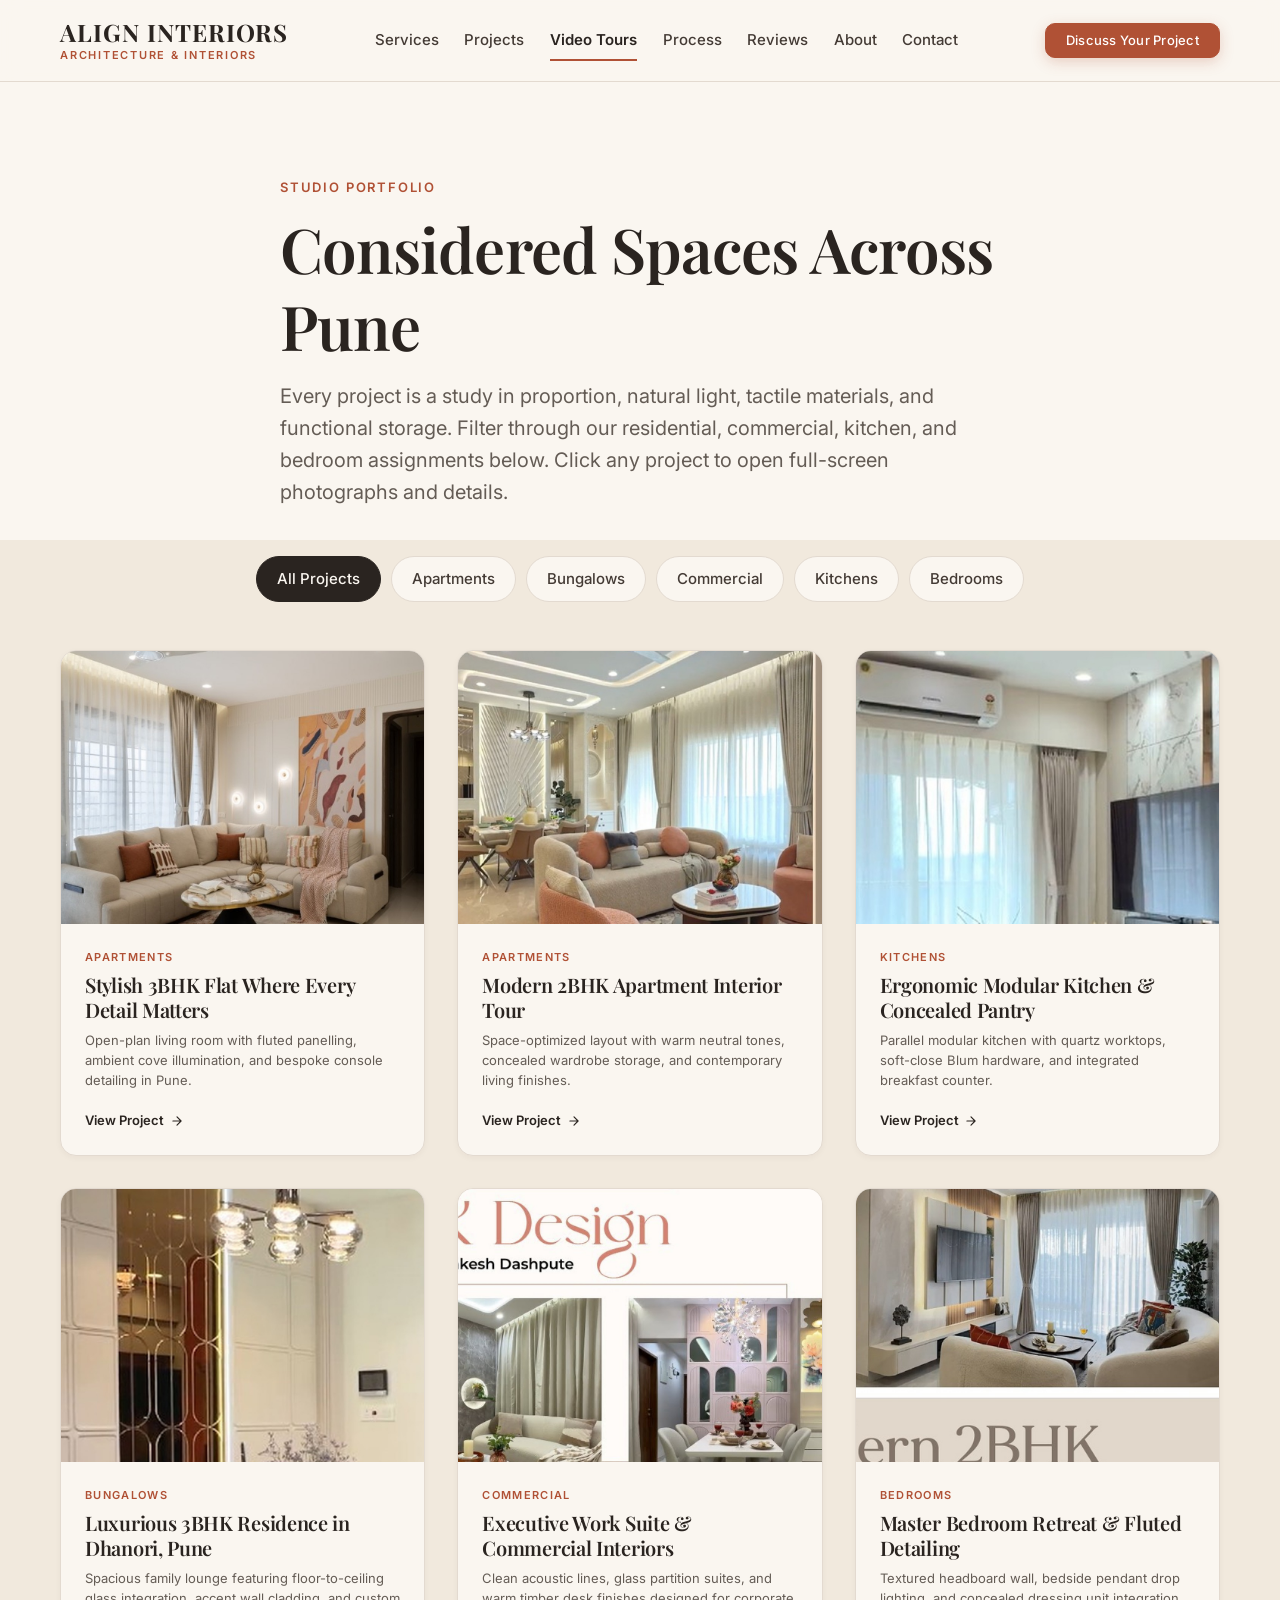
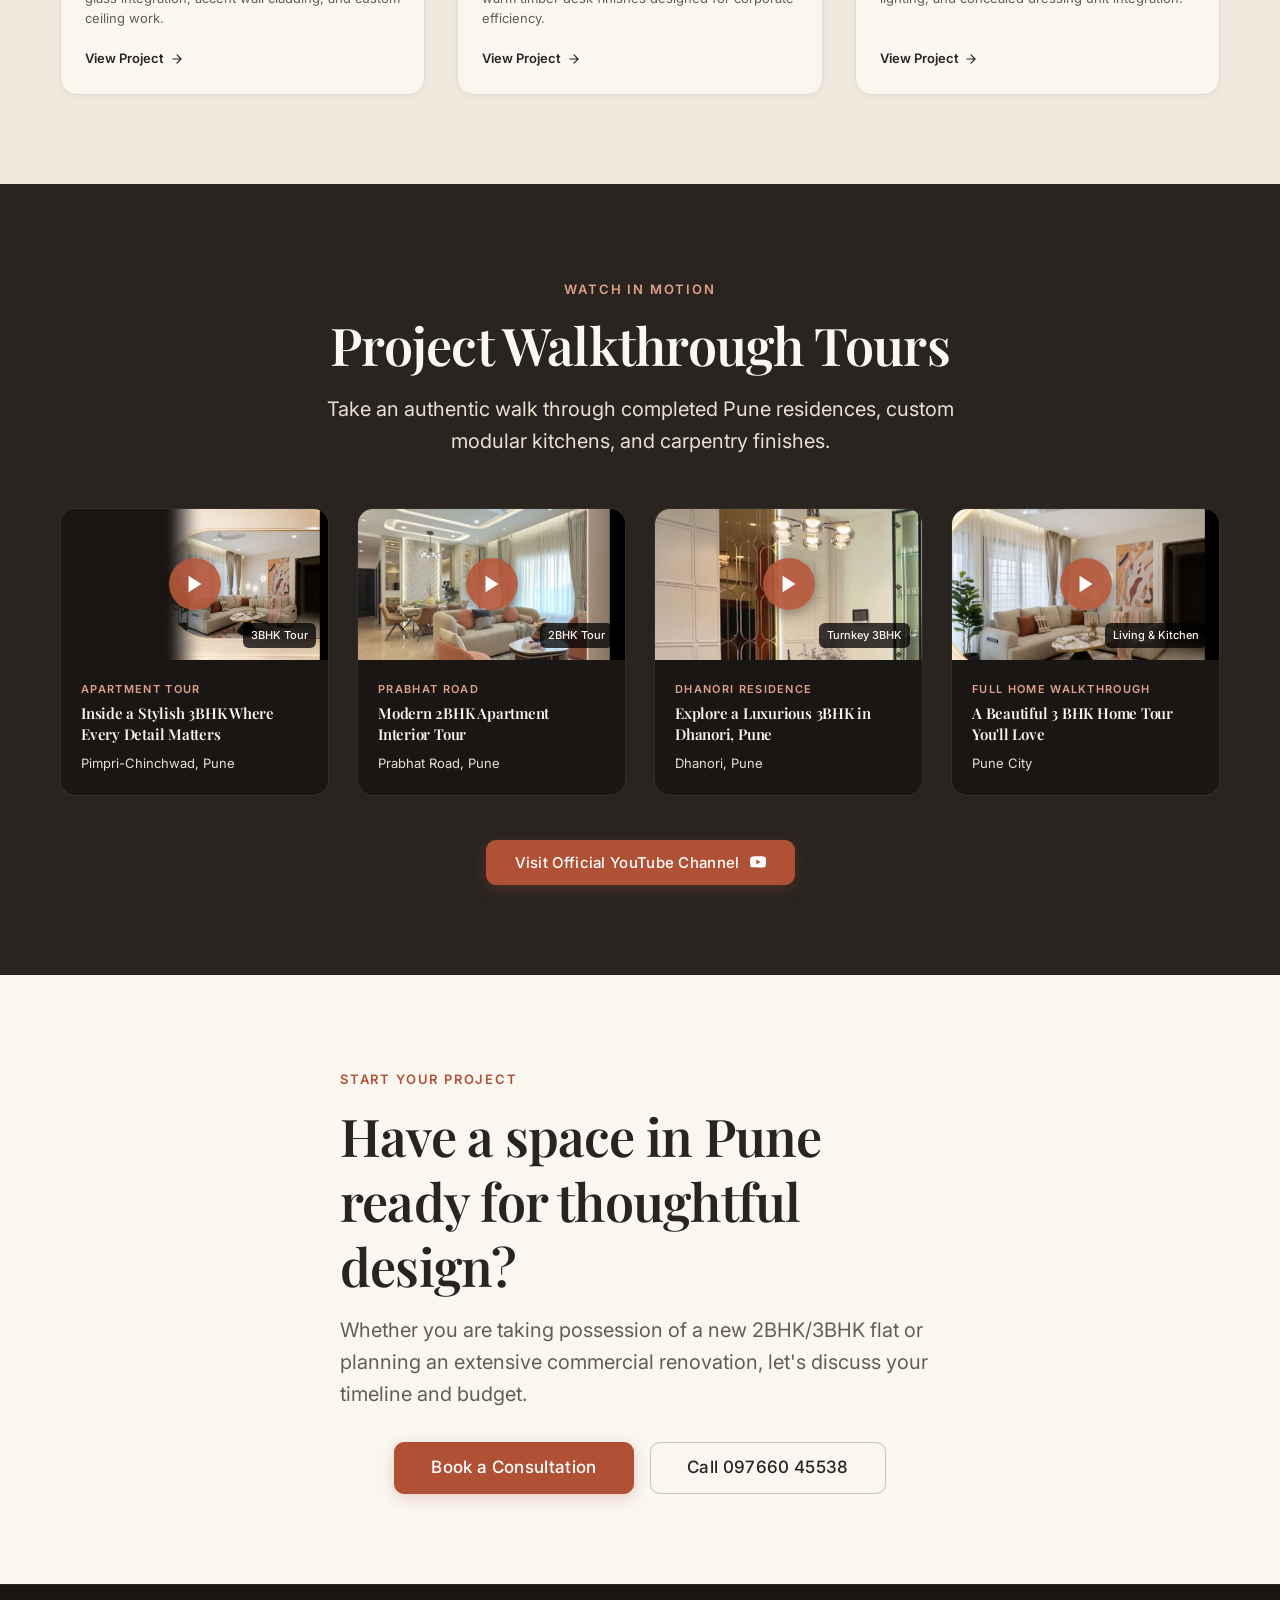
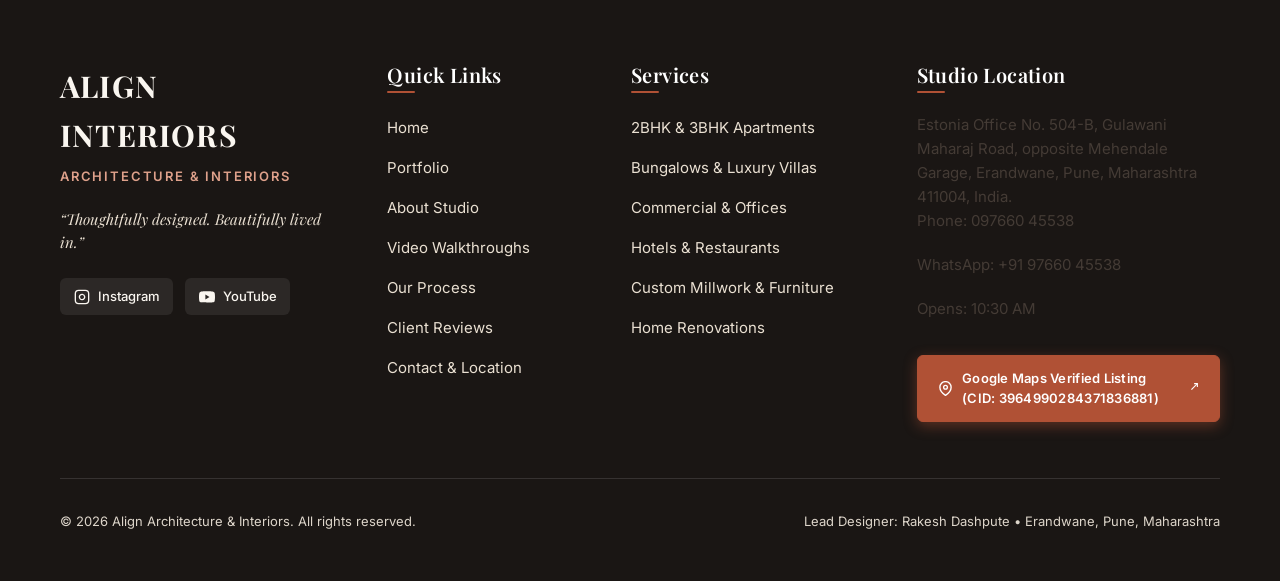
<file: projects.html>
<!DOCTYPE html>
<html lang="en">
<head>
  <meta charset="UTF-8">
  <meta name="viewport" content="width=device-width, initial-scale=1.0">
  <title>Interior Design Portfolio | Align Interiors Pune</title>
  <meta name="description" content="Explore residential and commercial interior design projects by Align Architecture &amp; Interiors, Pune. 2BHK, 3BHK flats, luxury villas, modular kitchens, and office interiors.">
  <meta name="keywords" content="interior design portfolio Pune, 2BHK interior Pune, 3BHK interior Pune, luxury villa interior Pune, commercial office interior Pune, modular kitchen Pune, Align Interiors projects">
  <link rel="canonical" href="https://aligninteriors.in/projects.html">

  <meta property="og:type" content="website">
  <meta property="og:url" content="https://aligninteriors.in/projects.html">
  <meta property="og:title" content="Interior Design Portfolio | Align Interiors Pune">
  <meta property="og:description" content="Explore real living rooms, modular kitchens, bedrooms, and commercial spaces designed by Rakesh Dashpute in Pune.">
  <meta property="og:image" content="https://aligninteriors.in/images/hero.jpg">

  <link rel="icon" type="image/svg+xml" href="favicon.svg">
  <link rel="alternate icon" href="favicon.ico">

  <link rel="preconnect" href="https://fonts.googleapis.com">
  <link rel="preconnect" href="https://fonts.gstatic.com" crossorigin>
  <link href="https://fonts.googleapis.com/css2?family=Inter:wght@400;500;600;700&family=Playfair+Display:ital,wght@0,500;0,600;0,700;1,400&display=swap" rel="stylesheet">

  <link rel="stylesheet" href="css/style.css">
</head>
<body>
  <a href="#main-content" class="skip-link">Skip to main content</a>

  <!-- Header -->
  <header class="site-header" role="banner">
    <div class="container header-inner">
      <a href="index.html" class="brand-link" aria-label="Align Interiors Home">
        <span class="brand-name">ALIGN INTERIORS</span>
        <span class="brand-desc">Architecture &amp; Interiors</span>
      </a>

      <nav class="nav-desktop" aria-label="Main Navigation">
        <a href="index.html#services" class="nav-link">Services</a>
        <a href="projects.html" class="nav-link active">Projects</a>
        <a href="#video-tours" class="nav-link">Video Tours</a>
        <a href="index.html#process" class="nav-link">Process</a>
        <a href="index.html#reviews" class="nav-link">Reviews</a>
        <a href="about.html" class="nav-link">About</a>
        <a href="contact.html" class="nav-link">Contact</a>
      </nav>

      <div class="header-actions">
        <a href="contact.html" class="btn btn-primary btn-sm header-quote-btn">Discuss Your Project</a>
        <button type="button" class="menu-toggle" aria-label="Open mobile menu" aria-expanded="false" aria-controls="mobile-nav">
          <span class="menu-line"></span>
          <span class="menu-line"></span>
          <span class="menu-line"></span>
        </button>
      </div>
    </div>
  </header>

  <!-- Mobile Drawer -->
  <div class="mobile-nav-overlay" aria-hidden="true"></div>
  <aside id="mobile-nav" class="mobile-nav-drawer" aria-label="Mobile Navigation">
    <nav>
      <ul class="mobile-nav-list">
        <li><a href="index.html" class="mobile-nav-link">Home</a></li>
        <li><a href="index.html#services" class="mobile-nav-link">Services</a></li>
        <li><a href="projects.html" class="mobile-nav-link active">Projects</a></li>
        <li><a href="#video-tours" class="mobile-nav-link">Video Tours</a></li>
        <li><a href="index.html#process" class="mobile-nav-link">Process</a></li>
        <li><a href="index.html#reviews" class="mobile-nav-link">Reviews</a></li>
        <li><a href="about.html" class="mobile-nav-link">About Studio</a></li>
        <li><a href="contact.html" class="mobile-nav-link">Contact</a></li>
      </ul>
    </nav>
    <div class="mobile-nav-footer">
      <a href="contact.html" class="btn btn-primary">Book Consultation</a>
      <div class="mobile-contact-info">
        <p><strong>Align Architecture &amp; Interiors</strong></p>
        <p>Erandwane, Pune, Maharashtra 411004</p>
        <p>Opens: 10:30 AM | Tel: 097660 45538</p>
      </div>
    </div>
  </aside>

  <main id="main-content">
    <!-- Portfolio Header Banner -->
    <section class="section section-cream" style="padding-bottom: 2rem;" aria-labelledby="portfolio-title">
      <div class="container text-center" style="max-width: 800px; margin: 0 auto;">
        <span class="eyebrow">Studio Portfolio</span>
        <h1 id="portfolio-title" class="section-title">Considered Spaces Across Pune</h1>
        <p class="section-subtitle">
          Every project is a study in proportion, natural light, tactile materials, and functional storage. Filter through our residential, commercial, kitchen, and bedroom assignments below. Click any project to open full-screen photographs and details.
        </p>
      </div>
    </section>

    <!-- Filters & Gallery Section -->
    <section class="section section-sand" style="padding-top: 1rem;" aria-label="Project Gallery">
      <div class="container">
        <!-- Filter Tabs -->
        <div id="project-filters" class="filter-bar" role="toolbar" aria-label="Filter projects by space type">
          <button type="button" class="filter-btn active" data-filter="all">All Projects</button>
          <button type="button" class="filter-btn" data-filter="apartments">Apartments</button>
          <button type="button" class="filter-btn" data-filter="bungalows">Bungalows</button>
          <button type="button" class="filter-btn" data-filter="commercial">Commercial</button>
          <button type="button" class="filter-btn" data-filter="kitchens">Kitchens</button>
          <button type="button" class="filter-btn" data-filter="bedrooms">Bedrooms</button>
        </div>

        <!-- Dynamic Grid Container -->
        <div id="projects-gallery-grid" class="projects-gallery-grid" aria-live="polite">
          <!-- Populated dynamically by js/projects.js from data/site-data.js -->
        </div>
      </div>
    </section>

    <!-- Video Tours Section -->
    <section id="video-tours" class="section section-charcoal video-showcase-section" aria-labelledby="video-heading">
      <div class="container">
        <div class="section-header text-center">
          <span class="eyebrow" style="color: #DFA18B;">Watch In Motion</span>
          <h2 id="video-heading" class="section-title" style="color: var(--color-cream);">Project Walkthrough Tours</h2>
          <p class="section-subtitle" style="color: var(--color-sand-muted);">Take an authentic walk through completed Pune residences, custom modular kitchens, and carpentry finishes.</p>
        </div>

        <div class="video-grid">
          <article class="video-card" data-video-id="dOWvShacZAQ" tabindex="0" role="button" aria-label="Watch video: Inside a Stylish 3BHK">
            <div class="video-thumb-wrap">
              <img src="images/hero.jpg" alt="Video thumbnail: Inside a Stylish 3BHK" loading="lazy" width="400" height="225">
              <div class="video-play-btn" aria-hidden="true">
                <svg width="22" height="22" viewBox="0 0 24 24" fill="currentColor"><polygon points="5 3 19 12 5 21 5 3"/></svg>
              </div>
              <span class="video-badge">3BHK Tour</span>
            </div>
            <div class="video-body">
              <span class="video-tag">Apartment Tour</span>
              <h3 class="video-card-title">Inside a Stylish 3BHK Where Every Detail Matters</h3>
              <span class="video-location">Pimpri-Chinchwad, Pune</span>
            </div>
          </article>

          <article class="video-card" data-video-id="AF9hIb1qsPs" tabindex="0" role="button" aria-label="Watch video: Modern 2BHK Apartment Interior Tour">
            <div class="video-thumb-wrap">
              <img src="images/projects/project-2.jpg" alt="Video thumbnail: Modern 2BHK Apartment" loading="lazy" width="400" height="225">
              <div class="video-play-btn" aria-hidden="true">
                <svg width="22" height="22" viewBox="0 0 24 24" fill="currentColor"><polygon points="5 3 19 12 5 21 5 3"/></svg>
              </div>
              <span class="video-badge">2BHK Tour</span>
            </div>
            <div class="video-body">
              <span class="video-tag">Prabhat Road</span>
              <h3 class="video-card-title">Modern 2BHK Apartment Interior Tour</h3>
              <span class="video-location">Prabhat Road, Pune</span>
            </div>
          </article>

          <article class="video-card" data-video-id="xB0in24VyzQ" tabindex="0" role="button" aria-label="Watch video: Luxurious 3BHK in Dhanori">
            <div class="video-thumb-wrap">
              <img src="images/projects/bungalow-villa.jpg" alt="Video thumbnail: Luxurious 3BHK in Dhanori" loading="lazy" width="400" height="225">
              <div class="video-play-btn" aria-hidden="true">
                <svg width="22" height="22" viewBox="0 0 24 24" fill="currentColor"><polygon points="5 3 19 12 5 21 5 3"/></svg>
              </div>
              <span class="video-badge">Turnkey 3BHK</span>
            </div>
            <div class="video-body">
              <span class="video-tag">Dhanori Residence</span>
              <h3 class="video-card-title">Explore a Luxurious 3BHK in Dhanori, Pune</h3>
              <span class="video-location">Dhanori, Pune</span>
            </div>
          </article>

          <article class="video-card" data-video-id="c1r-nQM7qjM" tabindex="0" role="button" aria-label="Watch video: Beautiful 3 BHK Home Tour">
            <div class="video-thumb-wrap">
              <img src="images/projects/apartment-living.jpg" alt="Video thumbnail: Beautiful 3 BHK Home Tour" loading="lazy" width="400" height="225">
              <div class="video-play-btn" aria-hidden="true">
                <svg width="22" height="22" viewBox="0 0 24 24" fill="currentColor"><polygon points="5 3 19 12 5 21 5 3"/></svg>
              </div>
              <span class="video-badge">Living &amp; Kitchen</span>
            </div>
            <div class="video-body">
              <span class="video-tag">Full Home Walkthrough</span>
              <h3 class="video-card-title">A Beautiful 3 BHK Home Tour You'll Love</h3>
              <span class="video-location">Pune City</span>
            </div>
          </article>
        </div>

        <div style="text-align: center; margin-top: 2.75rem;">
          <a href="https://www.youtube.com/@aligninteriorsbyrakeshdashpute" target="_blank" rel="noopener noreferrer" class="btn btn-primary">
            Visit Official YouTube Channel
            <svg width="16" height="16" viewBox="0 0 24 24" fill="currentColor"><path d="M23.498 6.186a3.016 3.016 0 0 0-2.122-2.136C19.505 3.545 12 3.545 12 3.545s-7.505 0-9.377.505A3.017 3.017 0 0 0 .502 6.186C0 8.07 0 12 0 12s0 3.93.502 5.814a3.016 3.016 0 0 0 2.122 2.136c1.871.505 9.376.505 9.376.505s7.505 0 9.377-.505a3.015 3.015 0 0 0 2.122-2.136C24 15.93 24 12 24 12s0-3.93-.502-5.814zM9.545 15.568V8.432L15.818 12l-6.273 3.568z"/></svg>
          </a>
        </div>
      </div>
    </section>

    <!-- Bottom CTA Banner -->
    <section class="section section-cream" aria-labelledby="cta-heading">
      <div class="container text-center" style="max-width: 680px; margin: 0 auto;">
        <span class="eyebrow">Start Your Project</span>
        <h2 id="cta-heading" class="section-title">Have a space in Pune ready for thoughtful design?</h2>
        <p class="section-subtitle" style="margin-bottom: 2rem;">Whether you are taking possession of a new 2BHK/3BHK flat or planning an extensive commercial renovation, let's discuss your timeline and budget.</p>
        <div style="display: flex; gap: 1rem; justify-content: center; flex-wrap: wrap;">
          <a href="contact.html" class="btn btn-primary btn-lg">Book a Consultation</a>
          <a href="tel:+919766045538" class="btn btn-secondary btn-lg">Call 097660 45538</a>
        </div>
      </div>
    </section>
  </main>

  <!-- LIGHTBOX MODAL -->
  <div id="project-lightbox" class="lightbox-modal" role="dialog" aria-modal="true" aria-label="Project Details Lightbox">
    <div class="lightbox-dialog">
      <button type="button" class="lightbox-close-btn" aria-label="Close Lightbox (Escape)">
        <svg width="20" height="20" viewBox="0 0 24 24" fill="none" stroke="currentColor" stroke-width="2" stroke-linecap="round" stroke-linejoin="round"><line x1="18" y1="6" x2="6" y2="18"/><line x1="6" y1="6" x2="18" y2="18"/></svg>
      </button>

      <div class="lightbox-image-area">
        <button type="button" class="lightbox-nav-btn lightbox-prev" aria-label="Previous project (Left Arrow)">
          <svg width="22" height="22" viewBox="0 0 24 24" fill="none" stroke="currentColor" stroke-width="2"><polyline points="15 18 9 12 15 6"/></svg>
        </button>

        <img src="data:image/svg+xml,%3Csvg xmlns='http://www.w3.org/2000/svg' viewBox='0 0 1 1'%3E%3C/svg%3E" alt="Align Interiors project preview" class="lightbox-img">

        <button type="button" class="lightbox-nav-btn lightbox-next" aria-label="Next project (Right Arrow)">
          <svg width="22" height="22" viewBox="0 0 24 24" fill="none" stroke="currentColor" stroke-width="2"><polyline points="9 18 15 12 9 6"/></svg>
        </button>
      </div>

      <div class="lightbox-details">
        <span class="lightbox-tag"></span>
        <h3 class="lightbox-title"></h3>
        <p class="lightbox-caption"></p>
      </div>
    </div>
  </div>

  <!-- VIDEO MODAL PLAYER -->
  <div id="video-modal" class="video-modal" role="dialog" aria-modal="true" aria-label="Project Video Tour">
    <div class="video-modal-dialog">
      <button type="button" id="video-modal-close" class="video-modal-close" aria-label="Close Video (Escape)">
        <svg width="18" height="18" viewBox="0 0 24 24" fill="none" stroke="currentColor" stroke-width="2"><line x1="18" y1="6" x2="6" y2="18"/><line x1="6" y1="6" x2="18" y2="18"/></svg>
        Close
      </button>
      <div class="video-modal-frame">
        <iframe id="video-modal-iframe" title="Align Interiors Project Walkthrough Video" allow="accelerometer; autoplay; clipboard-write; encrypted-media; gyroscope; picture-in-picture" allowfullscreen></iframe>
      </div>
    </div>
  </div>

  <!-- Mobile Floating Call & WhatsApp Actions -->
  <aside class="mobile-floating-actions" aria-label="Quick Contact Actions">
    <a href="tel:+919766045538" class="floating-action-btn floating-call" aria-label="Call Align Interiors">
      <svg width="18" height="18" viewBox="0 0 24 24" fill="none" stroke="currentColor" stroke-width="2"><path d="M22 16.92v3a2 2 0 0 1-2.18 2 19.79 19.79 0 0 1-8.63-3.07 19.5 19.5 0 0 1-6-6 19.79 19.79 0 0 1-3.07-8.67A2 2 0 0 1 4.11 2h3a2 2 0 0 1 2 1.72 12.84 12.84 0 0 0 .7 2.81 2 2 0 0 1-.45 2.11L8.09 9.91a16 16 0 0 0 6 6l1.27-1.27a2 2 0 0 1 2.11-.45 12.84 12.84 0 0 0 2.81.7A2 2 0 0 1 22 16.92z"/></svg>
      <span>Call Studio</span>
    </a>
    <a href="https://wa.me/919766045538?text=Hello%20Align%20Interiors%2C%20I%20would%20like%20to%20discuss%20an%20interior%20design%20project%20in%20Pune." target="_blank" rel="noopener noreferrer" class="floating-action-btn floating-whatsapp" aria-label="Chat on WhatsApp">
      <svg width="18" height="18" viewBox="0 0 24 24" fill="currentColor"><path d="M12.04 2c-5.46 0-9.91 4.45-9.91 9.91 0 1.75.46 3.45 1.32 4.95L2.05 22l5.25-1.38c1.45.79 3.08 1.21 4.74 1.21 5.46 0 9.91-4.45 9.91-9.91 0-2.65-1.03-5.14-2.9-7.01A9.816 9.816 0 0 0 12.04 2z"/></svg>
      <span>WhatsApp</span>
    </a>
  </aside>

  <!-- Footer -->
  <footer class="site-footer" role="contentinfo">
    <div class="container">
      <div class="footer-top">
        <div class="footer-brand-col">
          <p class="footer-brand-title">ALIGN INTERIORS</p>
          <p class="footer-brand-desc">Architecture &amp; Interiors</p>
          <p class="footer-tagline">&ldquo;Thoughtfully designed. Beautifully lived in.&rdquo;</p>
          <div style="display: flex; gap: 0.75rem; flex-wrap: wrap;">
            <a href="https://www.instagram.com/aligninteriorsbyrakesh/" target="_blank" rel="noopener noreferrer" class="footer-social-link">
              <svg width="16" height="16" viewBox="0 0 24 24" fill="none" stroke="currentColor" stroke-width="2"><rect x="2" y="2" width="20" height="20" rx="5" ry="5"/><path d="M16 11.37A4 4 0 1 1 12.63 8 4 4 0 0 1 16 11.37z"/><line x1="17.5" y1="6.5" x2="17.51" y2="6.5"/></svg>
              <span>Instagram</span>
            </a>
            <a href="https://www.youtube.com/@aligninteriorsbyrakeshdashpute" target="_blank" rel="noopener noreferrer" class="footer-social-link">
              <svg width="16" height="16" viewBox="0 0 24 24" fill="currentColor"><path d="M23.498 6.186a3.016 3.016 0 0 0-2.122-2.136C19.505 3.545 12 3.545 12 3.545s-7.505 0-9.377.505A3.017 3.017 0 0 0 .502 6.186C0 8.07 0 12 0 12s0 3.93.502 5.814a3.016 3.016 0 0 0 2.122 2.136c1.871.505 9.376.505 9.376.505s7.505 0 9.377-.505a3.015 3.015 0 0 0 2.122-2.136C24 15.93 24 12 24 12s0-3.93-.502-5.814zM9.545 15.568V8.432L15.818 12l-6.273 3.568z"/></svg>
              <span>YouTube</span>
            </a>
          </div>
        </div>

        <div>
          <h4 class="footer-col-title">Quick Links</h4>
          <ul class="footer-links-list">
            <li><a href="index.html" class="footer-link">Home</a></li>
            <li><a href="projects.html" class="footer-link">Portfolio</a></li>
            <li><a href="about.html" class="footer-link">About Studio</a></li>
            <li><a href="#video-tours" class="footer-link">Video Walkthroughs</a></li>
            <li><a href="index.html#process" class="footer-link">Our Process</a></li>
            <li><a href="index.html#reviews" class="footer-link">Client Reviews</a></li>
            <li><a href="contact.html" class="footer-link">Contact &amp; Location</a></li>
          </ul>
        </div>

        <div>
          <h4 class="footer-col-title">Services</h4>
          <ul class="footer-links-list">
            <li><a href="index.html#services" class="footer-link">2BHK &amp; 3BHK Apartments</a></li>
            <li><a href="index.html#services" class="footer-link">Bungalows &amp; Luxury Villas</a></li>
            <li><a href="index.html#services" class="footer-link">Commercial &amp; Offices</a></li>
            <li><a href="index.html#services" class="footer-link">Hotels &amp; Restaurants</a></li>
            <li><a href="index.html#services" class="footer-link">Custom Millwork &amp; Furniture</a></li>
            <li><a href="index.html#services" class="footer-link">Home Renovations</a></li>
          </ul>
        </div>

        <div>
          <h4 class="footer-col-title">Studio Location</h4>
          <div class="footer-contact-block">
            <p>Estonia Office No. 504-B, Gulawani Maharaj Road, opposite Mehendale Garage, Erandwane, Pune, Maharashtra 411004, India.</p>
          </div>
          <div class="footer-contact-block">
            <p>Phone: <a href="tel:+919766045538">097660 45538</a></p>
            <p>WhatsApp: <a href="https://wa.me/919766045538" target="_blank" rel="noopener noreferrer">+91 97660 45538</a></p>
            <p>Opens: 10:30 AM</p>
            <div style="margin-top: 0.85rem;">
              <a href="https://www.google.com/maps?cid=3964990284371836881" target="_blank" rel="noopener noreferrer" class="footer-gmap-pill" aria-label="View Align Interiors on Google Maps Verified Listing">
                <svg width="15" height="15" viewBox="0 0 24 24" fill="none" stroke="currentColor" stroke-width="2.2"><path d="M21 10c0 7-9 13-9 13s-9-6-9-13a9 9 0 0 1 18 0z"/><circle cx="12" cy="10" r="3"/></svg>
                <span>Google Maps Verified Listing (CID: 3964990284371836881)</span>
                <svg width="13" height="13" viewBox="0 0 24 24" fill="none" stroke="currentColor" stroke-width="2"><polyline points="15 3 21 3 21 9"/><line x1="10" y1="14" x2="21" y2="3"/></svg>
              </a>
            </div>
          </div>
        </div>
      </div>

      <div class="footer-bottom">
        <p>&copy; <span id="current-year">2026</span> Align Architecture &amp; Interiors. All rights reserved.</p>
        <p>Lead Designer: Rakesh Dashpute &bull; Erandwane, Pune, Maharashtra</p>
      </div>
    </div>
  </footer>

  <script src="data/site-data.js"></script>
  <script src="js/main.js"></script>
  <script src="js/projects.js"></script>
</body>
</html>
</file>
<file: css/style.css>
/* ==========================================================================
   ALIGN ARCHITECTURE & INTERIORS — STYLESHEET
   Pure CSS3 — Warm, calm, editorial design system
   ========================================================================== */

/* --------------------------------------------------------------------------
   1. DESIGN TOKENS & CUSTOM PROPERTIES
   -------------------------------------------------------------------------- */
:root {
  /* Brand Color Palette */
  --color-cream: #FAF6F0;
  --color-sand-soft: #F1E9DD;
  --color-sand-muted: #EAE0D2;
  --color-sand-dark: #DFD2C0;
  --color-charcoal: #2A2420;
  --color-charcoal-deep: #1A1614;
  --color-charcoal-light: #443B35;
  --color-terracotta: #B05135;
  --color-terracotta-hover: #964228;
  --color-terracotta-soft: rgba(176, 81, 53, 0.12);
  --color-taupe: #8C827A;
  --color-taupe-dark: #645C55;
  --color-taupe-light: #B5ABA1;
  --color-border: #E3DAD0;
  --color-border-dark: #CEBFB1;
  --color-white: #FFFFFF;
  --color-black: #000000;
  --color-success: #2E6B48;
  --color-error: #B93826;

  /* Typography */
  --font-serif: 'Playfair Display', 'Fraunces', Georgia, 'Times New Roman', serif;
  --font-sans: 'Inter', -apple-system, BlinkMacSystemFont, 'Segoe UI', Roboto, Helvetica, Arial, sans-serif;

  /* Type Scale (Fluid) */
  --text-xs: clamp(0.75rem, 0.7rem + 0.25vw, 0.8125rem);      /* 12-13px */
  --text-sm: clamp(0.875rem, 0.825rem + 0.25vw, 0.9375rem);   /* 14-15px */
  --text-base: clamp(1rem, 0.95rem + 0.25vw, 1.0625rem);      /* 16-17px */
  --text-md: clamp(1.125rem, 1.05rem + 0.38vw, 1.25rem);      /* 18-20px */
  --text-lg: clamp(1.25rem, 1.15rem + 0.5vw, 1.5rem);         /* 20-24px */
  --text-xl: clamp(1.5rem, 1.35rem + 0.75vw, 1.875rem);       /* 24-30px */
  --text-2xl: clamp(1.875rem, 1.65rem + 1.13vw, 2.5rem);      /* 30-40px */
  --text-3xl: clamp(2.25rem, 1.9rem + 1.75vw, 3.25rem);       /* 36-52px */
  --text-hero: clamp(2.5rem, 2.1rem + 2.2vw, 4rem);           /* 40-64px */

  /* Spacing */
  --space-2xs: 0.25rem;
  --space-xs: 0.5rem;
  --space-sm: 0.75rem;
  --space-md: 1rem;
  --space-lg: 1.5rem;
  --space-xl: 2rem;
  --space-2xl: 3rem;
  --space-3xl: 4.5rem;
  --space-4xl: 6rem;
  --space-5xl: 8rem;

  /* Layout */
  --container-max: 1240px;
  --container-wide: 1380px;
  --container-narrow: 840px;
  --container-pad: clamp(1rem, 4vw, 2.5rem);

  /* Elevation & Shadows */
  --shadow-sm: 0 2px 6px rgba(42, 36, 32, 0.04);
  --shadow-md: 0 6px 18px rgba(42, 36, 32, 0.07);
  --shadow-lg: 0 14px 34px rgba(42, 36, 32, 0.1);
  --shadow-warm: 0 10px 30px rgba(180, 87, 58, 0.12);

  /* Radii */
  --radius-sm: 6px;
  --radius-md: 10px;
  --radius-btn: 10px;
  --radius-card: 16px;
  --radius-lg: 20px;
  --radius-pill: 9999px;

  /* Transitions */
  --transition-fast: 180ms ease;
  --transition-base: 280ms cubic-bezier(0.16, 1, 0.3, 1);
  --transition-slow: 450ms cubic-bezier(0.16, 1, 0.3, 1);

  /* Header Height */
  --header-height: 82px;
}

/* --------------------------------------------------------------------------
   2. RESET & BASE STYLES
   -------------------------------------------------------------------------- */
*, *::before, *::after {
  box-sizing: border-box;
  margin: 0;
  padding: 0;
}

html {
  font-size: 16px;
  scroll-behavior: smooth;
  -webkit-text-size-adjust: 100%;
  color-scheme: light;
}

body {
  font-family: var(--font-sans);
  font-size: var(--text-base);
  line-height: 1.65;
  color: var(--color-charcoal);
  background-color: var(--color-cream);
  min-height: 100vh;
  display: flex;
  flex-direction: column;
  overflow-x: hidden;
  -webkit-font-smoothing: antialiased;
  -moz-osx-font-smoothing: grayscale;
}

/* Accessibility: Focus visible */
:focus-visible {
  outline: 2px solid var(--color-terracotta);
  outline-offset: 3px;
}

/* Skip link */
.skip-link {
  position: absolute;
  top: -100px;
  left: 1.5rem;
  background: var(--color-charcoal);
  color: var(--color-cream);
  padding: 0.75rem 1.5rem;
  border-radius: var(--radius-sm);
  z-index: 10000;
  font-weight: 500;
  text-decoration: none;
  transition: top var(--transition-fast);
}

.skip-link:focus {
  top: 1rem;
}

/* Typography elements */
h1, h2, h3, h4, h5, h6 {
  font-family: var(--font-serif);
  color: var(--color-charcoal);
  line-height: 1.25;
  font-weight: 600;
  letter-spacing: -0.015em;
}

h1 { font-size: var(--text-hero); }
h2 { font-size: var(--text-3xl); }
h3 { font-size: var(--text-2xl); }
h4 { font-size: var(--text-xl); }
h5 { font-size: var(--text-lg); }

p {
  margin-bottom: 1.25rem;
  color: var(--color-charcoal-light);
}

p:last-child {
  margin-bottom: 0;
}

a {
  color: inherit;
  text-decoration: none;
  transition: color var(--transition-fast);
}

img, svg, video {
  max-width: 100%;
  height: auto;
  display: block;
}

button, input, select, textarea {
  font: inherit;
  color: inherit;
}

/* --------------------------------------------------------------------------
   3. LAYOUT & CONTAINERS
   -------------------------------------------------------------------------- */
.container {
  width: 100%;
  max-width: var(--container-max);
  margin-left: auto;
  margin-right: auto;
  padding-left: var(--container-pad);
  padding-right: var(--container-pad);
}

.container-wide {
  max-width: var(--container-wide);
}

.container-narrow {
  max-width: var(--container-narrow);
}

.section {
  padding-top: clamp(3.5rem, 7vw, 6.5rem);
  padding-bottom: clamp(3.5rem, 7vw, 6.5rem);
  position: relative;
}

.section-cream {
  background-color: var(--color-cream);
}

.section-sand {
  background-color: var(--color-sand-soft);
}

.section-charcoal {
  background-color: var(--color-charcoal);
  color: var(--color-cream);
}

.section-charcoal h1,
.section-charcoal h2,
.section-charcoal h3,
.section-charcoal h4 {
  color: var(--color-cream);
}

.section-charcoal p {
  color: var(--color-sand-muted);
}

/* Section Header Typography */
.section-header {
  margin-bottom: clamp(2rem, 4vw, 3.5rem);
}

.section-header.text-center {
  text-align: center;
  max-width: 680px;
  margin-left: auto;
  margin-right: auto;
}

.eyebrow {
  display: inline-block;
  font-family: var(--font-sans);
  font-size: var(--text-xs);
  font-weight: 600;
  text-transform: uppercase;
  letter-spacing: 0.14em;
  color: var(--color-terracotta);
  margin-bottom: 0.75rem;
}

.section-charcoal .eyebrow {
  color: #DFA18B;
}

.section-title {
  margin-bottom: 1rem;
}

.section-subtitle {
  font-size: var(--text-md);
  color: var(--color-taupe-dark);
  line-height: 1.6;
}

.section-charcoal .section-subtitle {
  color: var(--color-sand-muted);
}

/* Thin Divider */
.thin-divider {
  height: 1px;
  background-color: var(--color-border);
  border: none;
  margin: 0;
}

/* --------------------------------------------------------------------------
   4. BUTTONS & INTERACTION STYLES
   -------------------------------------------------------------------------- */
.btn {
  display: inline-flex;
  align-items: center;
  justify-content: center;
  gap: 0.625rem;
  padding: 0.85rem 1.75rem;
  border-radius: var(--radius-btn, 10px);
  font-family: var(--font-sans);
  font-size: var(--text-sm);
  font-weight: 500;
  line-height: 1;
  letter-spacing: 0.02em;
  text-decoration: none;
  border: 1px solid transparent;
  cursor: pointer;
  transition: all var(--transition-base);
  white-space: nowrap;
}

.btn-primary {
  background-color: var(--color-terracotta);
  color: var(--color-white);
  border-color: var(--color-terracotta);
  box-shadow: 0 4px 14px rgba(180, 87, 58, 0.25);
}

.btn-primary:hover, .btn-primary:focus-visible {
  background-color: var(--color-terracotta-hover);
  border-color: var(--color-terracotta-hover);
  transform: translateY(-2px);
  box-shadow: 0 6px 18px rgba(180, 87, 58, 0.32);
  color: var(--color-white);
}

.btn-secondary {
  background-color: transparent;
  color: var(--color-charcoal);
  border-color: var(--color-border-dark);
}

.btn-secondary:hover, .btn-secondary:focus-visible {
  background-color: var(--color-sand-soft);
  border-color: var(--color-charcoal);
  transform: translateY(-2px);
}

.btn-charcoal {
  background-color: var(--color-charcoal);
  color: var(--color-cream);
  border-color: var(--color-charcoal);
}

.btn-charcoal:hover, .btn-charcoal:focus-visible {
  background-color: var(--color-charcoal-deep);
  transform: translateY(-2px);
  color: var(--color-cream);
}

.btn-cream {
  background-color: var(--color-cream);
  color: var(--color-charcoal);
  border-color: var(--color-cream);
}

.btn-cream:hover, .btn-cream:focus-visible {
  background-color: var(--color-white);
  transform: translateY(-2px);
}

.btn-outline-cream,
.section-charcoal .btn-secondary,
.site-footer .btn-secondary {
  background-color: rgba(250, 246, 240, 0.08);
  color: var(--color-cream);
  border: 1.5px solid rgba(250, 246, 240, 0.35);
}

.btn-outline-cream:hover,
.btn-outline-cream:focus-visible,
.section-charcoal .btn-secondary:hover,
.section-charcoal .btn-secondary:focus-visible,
.site-footer .btn-secondary:hover,
.site-footer .btn-secondary:focus-visible {
  background-color: rgba(250, 246, 240, 0.2);
  border-color: var(--color-cream);
  color: #FFFFFF;
  transform: translateY(-2px);
  box-shadow: 0 4px 14px rgba(0, 0, 0, 0.25);
}

.btn-whatsapp {
  background-color: #25D366;
  color: #FFFFFF;
  border-color: #25D366;
}

.btn-whatsapp:hover, .btn-whatsapp:focus-visible {
  background-color: #1EBE5D;
  transform: translateY(-2px);
  color: #FFFFFF;
}

.btn-sm {
  padding: 0.65rem 1.25rem;
  font-size: var(--text-xs);
}

.btn-lg {
  padding: 1.05rem 2.25rem;
  font-size: var(--text-base);
}

.btn-icon-right svg {
  transition: transform var(--transition-fast);
}

.btn:hover .btn-icon-right svg {
  transform: translateX(3px);
}

/* --------------------------------------------------------------------------
   5. HEADER & NAVIGATION
   -------------------------------------------------------------------------- */
.site-header {
  position: sticky;
  top: 0;
  left: 0;
  width: 100%;
  height: var(--header-height);
  background-color: rgba(250, 246, 240, 0.94);
  backdrop-filter: blur(10px);
  -webkit-backdrop-filter: blur(10px);
  border-bottom: 1px solid var(--color-border);
  z-index: 1000;
  transition: background-color var(--transition-fast), border-color var(--transition-fast);
}

.header-inner {
  height: 100%;
  display: flex;
  align-items: center;
  justify-content: space-between;
  gap: 1.5rem;
}

/* Brand Wordmark */
.brand-link {
  display: flex;
  flex-direction: column;
  text-decoration: none;
  line-height: 1.15;
}

.brand-name {
  font-family: var(--font-serif);
  font-size: clamp(1.25rem, 1.1rem + 0.5vw, 1.55rem);
  font-weight: 700;
  color: var(--color-charcoal);
  letter-spacing: 0.04em;
}

.brand-desc {
  font-family: var(--font-sans);
  font-size: 0.6875rem;
  text-transform: uppercase;
  letter-spacing: 0.16em;
  color: var(--color-terracotta);
  font-weight: 600;
  margin-top: 2px;
}

/* Desktop Navigation */
.nav-desktop {
  display: none;
  align-items: center;
  gap: clamp(1.25rem, 2vw, 2.25rem);
}

@media (min-width: 992px) {
  .nav-desktop {
    display: flex;
  }
}

.nav-link {
  font-size: var(--text-sm);
  font-weight: 500;
  color: var(--color-charcoal-light);
  position: relative;
  padding: 0.5rem 0;
  transition: color var(--transition-fast);
}

.nav-link::after {
  content: '';
  position: absolute;
  bottom: 0;
  left: 0;
  width: 0%;
  height: 2px;
  background-color: var(--color-terracotta);
  transition: width var(--transition-base);
}

.nav-link:hover, .nav-link:focus-visible {
  color: var(--color-charcoal);
}

.nav-link:hover::after, .nav-link:focus-visible::after,
.nav-link.active::after {
  width: 100%;
}

.nav-link.active {
  color: var(--color-charcoal);
  font-weight: 600;
}

/* Header CTAs */
.header-actions {
  display: flex;
  align-items: center;
  gap: 0.875rem;
}

.header-quote-btn {
  display: none;
}

@media (min-width: 640px) {
  .header-quote-btn {
    display: inline-flex;
  }
}

/* Mobile Menu Button */
.menu-toggle {
  display: flex;
  flex-direction: column;
  justify-content: center;
  align-items: center;
  gap: 5px;
  width: 44px;
  height: 44px;
  background: transparent;
  border: 1px solid var(--color-border);
  border-radius: var(--radius-sm);
  cursor: pointer;
  padding: 0;
  color: var(--color-charcoal);
  transition: background-color var(--transition-fast), border-color var(--transition-fast);
}

@media (min-width: 992px) {
  .menu-toggle {
    display: none;
  }
}

.menu-toggle:hover {
  background-color: var(--color-sand-soft);
}

.menu-line {
  display: block;
  width: 22px;
  height: 2px;
  background-color: var(--color-charcoal);
  border-radius: 2px;
  transition: transform var(--transition-base), opacity var(--transition-base);
}

.menu-toggle[aria-expanded="true"] .menu-line:nth-child(1) {
  transform: translateY(7px) rotate(45deg);
}

.menu-toggle[aria-expanded="true"] .menu-line:nth-child(2) {
  opacity: 0;
}

.menu-toggle[aria-expanded="true"] .menu-line:nth-child(3) {
  transform: translateY(-7px) rotate(-45deg);
}

/* Mobile Navigation Drawer */
.mobile-nav-overlay {
  position: fixed;
  top: var(--header-height);
  left: 0;
  width: 100%;
  height: calc(100vh - var(--header-height));
  background-color: rgba(42, 36, 32, 0.4);
  backdrop-filter: blur(4px);
  -webkit-backdrop-filter: blur(4px);
  opacity: 0;
  visibility: hidden;
  transition: opacity var(--transition-base), visibility var(--transition-base);
  z-index: 998;
}

.mobile-nav-overlay.is-active {
  opacity: 1;
  visibility: visible;
}

.mobile-nav-drawer {
  position: fixed;
  top: var(--header-height);
  right: 0;
  width: min(85vw, 360px);
  height: calc(100vh - var(--header-height));
  background-color: var(--color-cream);
  border-left: 1px solid var(--color-border);
  padding: 2rem 1.75rem;
  display: flex;
  flex-direction: column;
  justify-content: space-between;
  transform: translateX(100%);
  transition: transform var(--transition-base);
  z-index: 999;
  overflow-y: auto;
}

.mobile-nav-drawer.is-active {
  transform: translateX(0);
}

.mobile-nav-list {
  list-style: none;
  display: flex;
  flex-direction: column;
  gap: 1.25rem;
}

.mobile-nav-link {
  font-family: var(--font-serif);
  font-size: var(--text-xl);
  color: var(--color-charcoal);
  text-decoration: none;
  display: inline-block;
  padding: 0.35rem 0;
  transition: color var(--transition-fast), transform var(--transition-fast);
}

.mobile-nav-link:hover, .mobile-nav-link.active {
  color: var(--color-terracotta);
  transform: translateX(6px);
}

.mobile-nav-footer {
  border-top: 1px solid var(--color-border);
  padding-top: 1.75rem;
  margin-top: 2rem;
  display: flex;
  flex-direction: column;
  gap: 1rem;
}

.mobile-contact-info {
  font-size: var(--text-xs);
  color: var(--color-taupe);
  line-height: 1.5;
}

/* --------------------------------------------------------------------------
   6. HERO SECTION
   -------------------------------------------------------------------------- */
.hero-section {
  padding-top: clamp(2rem, 5vw, 4.5rem);
  padding-bottom: clamp(3rem, 6vw, 5.5rem);
  overflow: hidden;
}

.hero-grid {
  display: grid;
  grid-template-columns: 1fr;
  gap: clamp(2rem, 4vw, 3.5rem);
  align-items: center;
}

@media (min-width: 992px) {
  .hero-grid {
    grid-template-columns: 1.15fr 0.95fr;
  }
}

.hero-content {
  max-width: 620px;
}

.hero-eyebrow {
  display: inline-flex;
  align-items: center;
  gap: 0.5rem;
  background-color: var(--color-sand-soft);
  border: 1px solid var(--color-border);
  padding: 0.4rem 0.9rem;
  border-radius: var(--radius-pill);
  font-size: var(--text-xs);
  font-weight: 600;
  letter-spacing: 0.1em;
  text-transform: uppercase;
  color: var(--color-terracotta);
  margin-bottom: 1.5rem;
}

.hero-headline {
  margin-bottom: 1.25rem;
  letter-spacing: -0.025em;
}

.hero-supporting {
  font-size: var(--text-md);
  color: var(--color-charcoal-light);
  line-height: 1.68;
  margin-bottom: 2rem;
}

.hero-cta-group {
  display: flex;
  flex-wrap: wrap;
  gap: 1rem;
  align-items: center;
  margin-bottom: 2.25rem;
}

.hero-meta {
  display: flex;
  flex-wrap: wrap;
  align-items: center;
  gap: clamp(1rem, 2.5vw, 2rem);
  padding-top: 1.75rem;
  border-top: 1px solid var(--color-border);
}

.hero-meta-item {
  display: flex;
  flex-direction: column;
}

.meta-number {
  font-family: var(--font-serif);
  font-size: var(--text-lg);
  font-weight: 700;
  color: var(--color-charcoal);
  line-height: 1.1;
}

.meta-label {
  font-size: var(--text-xs);
  color: var(--color-taupe);
  margin-top: 2px;
}

/* Hero Media & Frame */
.hero-media-wrapper {
  position: relative;
}

.hero-image-frame {
  position: relative;
  border-radius: var(--radius-card);
  overflow: hidden;
  box-shadow: var(--shadow-lg);
  background-color: var(--color-sand-muted);
  aspect-ratio: 4 / 3.2;
}

.hero-image-frame img {
  width: 100%;
  height: 100%;
  object-fit: cover;
  transition: transform var(--transition-slow);
}

.hero-image-frame:hover img {
  transform: scale(1.02);
}

.hero-floating-card {
  position: absolute;
  bottom: -1.25rem;
  left: clamp(0.75rem, 3vw, 2rem);
  background-color: var(--color-cream);
  border: 1px solid var(--color-border);
  padding: 1rem 1.25rem;
  border-radius: var(--radius-md);
  box-shadow: var(--shadow-md);
  max-width: 280px;
  display: flex;
  align-items: center;
  gap: 0.875rem;
}

.floating-icon {
  width: 40px;
  height: 40px;
  border-radius: 50%;
  background-color: var(--color-sand-soft);
  color: var(--color-terracotta);
  display: flex;
  align-items: center;
  justify-content: center;
  flex-shrink: 0;
}

.floating-text-primary {
  font-family: var(--font-serif);
  font-size: var(--text-sm);
  font-weight: 600;
  color: var(--color-charcoal);
  line-height: 1.2;
}

.floating-text-secondary {
  font-size: var(--text-xs);
  color: var(--color-taupe);
  margin-top: 2px;
}

/* --------------------------------------------------------------------------
   7. TRUST STRIP
   -------------------------------------------------------------------------- */
.trust-strip {
  background-color: var(--color-sand-soft);
  border-top: 1px solid var(--color-border);
  border-bottom: 1px solid var(--color-border);
  padding: 1.5rem 0;
}

.trust-grid {
  display: grid;
  grid-template-columns: repeat(2, 1fr);
  gap: 1.5rem 1rem;
  align-items: center;
}

@media (min-width: 768px) {
  .trust-grid {
    grid-template-columns: repeat(4, 1fr);
  }
}

.trust-item {
  display: flex;
  align-items: center;
  gap: 0.875rem;
}

.trust-icon {
  width: 36px;
  height: 36px;
  border-radius: var(--radius-sm);
  background-color: var(--color-cream);
  border: 1px solid var(--color-border);
  display: flex;
  align-items: center;
  justify-content: center;
  color: var(--color-terracotta);
  flex-shrink: 0;
}

.trust-title {
  font-size: var(--text-sm);
  font-weight: 600;
  color: var(--color-charcoal);
  line-height: 1.2;
}

.trust-subtitle {
  font-size: var(--text-xs);
  color: var(--color-taupe-dark);
}

.rating-badge {
  display: inline-flex;
  align-items: center;
  gap: 4px;
  color: #D97706; /* Star Amber */
  font-weight: 600;
  font-size: var(--text-sm);
}

/* --------------------------------------------------------------------------
   8. STUDIO INTRODUCTION
   -------------------------------------------------------------------------- */
.intro-grid {
  display: grid;
  grid-template-columns: 1fr;
  gap: clamp(2.5rem, 5vw, 4.5rem);
  align-items: center;
}

@media (min-width: 992px) {
  .intro-grid {
    grid-template-columns: 1fr 1fr;
  }
}

.intro-image-composition {
  position: relative;
}

.intro-main-image {
  border-radius: var(--radius-card);
  overflow: hidden;
  box-shadow: var(--shadow-md);
  aspect-ratio: 4 / 3;
  background-color: var(--color-sand-muted);
}

.intro-main-image img {
  width: 100%;
  height: 100%;
  object-fit: cover;
}

.intro-quote-badge {
  position: absolute;
  bottom: -1.5rem;
  right: -1rem;
  background-color: var(--color-charcoal);
  color: var(--color-cream);
  padding: 1.5rem;
  border-radius: var(--radius-card);
  box-shadow: var(--shadow-lg);
  max-width: 290px;
  display: none;
}

@media (min-width: 640px) {
  .intro-quote-badge {
    display: block;
  }
}

.intro-quote-badge p {
  font-family: var(--font-serif);
  font-style: italic;
  font-size: var(--text-sm);
  line-height: 1.5;
  color: var(--color-sand-soft);
  margin-bottom: 0.5rem;
}

.intro-quote-badge span {
  font-size: var(--text-xs);
  text-transform: uppercase;
  letter-spacing: 0.1em;
  color: var(--color-terracotta);
}

.intro-values {
  margin-top: 2rem;
  display: grid;
  grid-template-columns: 1fr;
  gap: 1.25rem;
}

@media (min-width: 640px) {
  .intro-values {
    grid-template-columns: 1fr 1fr;
  }
}

.value-card {
  padding: 1.25rem;
  background-color: var(--color-sand-soft);
  border-radius: var(--radius-md);
  border-left: 3px solid var(--color-terracotta);
}

.value-title {
  font-family: var(--font-serif);
  font-size: var(--text-md);
  font-weight: 600;
  margin-bottom: 0.35rem;
  color: var(--color-charcoal);
}

.value-text {
  font-size: var(--text-xs);
  color: var(--color-charcoal-light);
  line-height: 1.5;
  margin: 0;
}

/* --------------------------------------------------------------------------
   9. SERVICES SECTION
   -------------------------------------------------------------------------- */
.services-grid {
  display: grid;
  grid-template-columns: 1fr;
  gap: 1.75rem;
}

@media (min-width: 640px) {
  .services-grid {
    grid-template-columns: repeat(2, 1fr);
  }
}

@media (min-width: 1024px) {
  .services-grid {
    grid-template-columns: repeat(3, 1fr);
  }
}

.service-card {
  background-color: var(--color-cream);
  border: 1px solid var(--color-border);
  border-radius: var(--radius-card);
  overflow: hidden;
  display: flex;
  flex-direction: column;
  transition: transform var(--transition-base), box-shadow var(--transition-base), border-color var(--transition-base);
}

.service-card:hover {
  transform: translateY(-4px);
  box-shadow: var(--shadow-lg);
  border-color: var(--color-border-dark);
}

.service-image-box {
  width: 100%;
  aspect-ratio: 16 / 10;
  background-color: var(--color-sand-muted);
  overflow: hidden;
  position: relative;
}

.service-image-box img {
  width: 100%;
  height: 100%;
  object-fit: cover;
  transition: transform var(--transition-slow);
}

.service-card:hover .service-image-box img {
  transform: scale(1.04);
}

.service-tag {
  position: absolute;
  top: 1rem;
  left: 1rem;
  background-color: rgba(42, 36, 32, 0.85);
  backdrop-filter: blur(4px);
  color: var(--color-cream);
  font-size: 0.6875rem;
  text-transform: uppercase;
  letter-spacing: 0.12em;
  padding: 0.3rem 0.75rem;
  border-radius: var(--radius-pill);
  font-weight: 500;
}

.service-body {
  padding: 1.75rem 1.5rem 1.5rem;
  display: flex;
  flex-direction: column;
  flex-grow: 1;
}

.service-title {
  font-size: var(--text-lg);
  margin-bottom: 0.75rem;
}

.service-desc {
  font-size: var(--text-sm);
  color: var(--color-charcoal-light);
  line-height: 1.6;
  margin-bottom: 1.5rem;
  flex-grow: 1;
}

.service-footer {
  border-top: 1px solid var(--color-border);
  padding-top: 1.25rem;
  display: flex;
  align-items: center;
  justify-content: space-between;
}

.service-link {
  font-size: var(--text-xs);
  font-weight: 600;
  color: var(--color-terracotta);
  text-transform: uppercase;
  letter-spacing: 0.08em;
  display: inline-flex;
  align-items: center;
  gap: 0.4rem;
  transition: gap var(--transition-fast);
}

.service-link:hover {
  gap: 0.65rem;
  color: var(--color-terracotta-hover);
}

/* --------------------------------------------------------------------------
   10. FEATURED PROJECTS / GALLERY
   -------------------------------------------------------------------------- */
.projects-editorial-grid {
  display: grid;
  grid-template-columns: 1fr;
  gap: 1.5rem;
}

@media (min-width: 640px) {
  .projects-editorial-grid {
    grid-template-columns: repeat(2, 1fr);
  }
}

@media (min-width: 1024px) {
  .projects-editorial-grid {
    grid-template-columns: repeat(12, 1fr);
  }
}

/* Asymmetric Grid Spans */
@media (min-width: 1024px) {
  .project-item:nth-child(1) { grid-column: span 7; }
  .project-item:nth-child(2) { grid-column: span 5; }
  .project-item:nth-child(3) { grid-column: span 4; }
  .project-item:nth-child(4) { grid-column: span 8; }
  .project-item:nth-child(5) { grid-column: span 6; }
  .project-item:nth-child(6) { grid-column: span 6; }
}

.project-card {
  position: relative;
  border-radius: var(--radius-card);
  overflow: hidden;
  background-color: var(--color-sand-muted);
  cursor: pointer;
  height: 100%;
  display: flex;
  flex-direction: column;
}

.project-card-image {
  width: 100%;
  aspect-ratio: 16 / 11;
  overflow: hidden;
  position: relative;
  background-color: var(--color-sand-muted);
}

.project-item:nth-child(1) .project-card-image {
  aspect-ratio: 16 / 10;
}

.project-card-image img {
  width: 100%;
  height: 100%;
  object-fit: cover;
  transition: transform var(--transition-slow);
}

.project-card:hover .project-card-image img {
  transform: scale(1.03);
}

.project-overlay {
  position: absolute;
  inset: 0;
  background: linear-gradient(to top, rgba(26, 22, 20, 0.85) 0%, rgba(26, 22, 20, 0.1) 60%, transparent 100%);
  display: flex;
  flex-direction: column;
  justify-content: flex-end;
  padding: 1.75rem 1.5rem;
  color: var(--color-cream);
  opacity: 0.95;
  transition: opacity var(--transition-base);
}

.project-category-tag {
  font-size: 0.6875rem;
  font-weight: 600;
  letter-spacing: 0.14em;
  text-transform: uppercase;
  color: #DFA18B;
  margin-bottom: 0.35rem;
}

.project-card-title {
  font-family: var(--font-serif);
  font-size: var(--text-lg);
  font-weight: 600;
  color: var(--color-white);
  line-height: 1.25;
  margin-bottom: 0.5rem;
}

.project-caption-preview {
  font-size: var(--text-xs);
  color: var(--color-sand-muted);
  line-height: 1.5;
  display: -webkit-box;
  -webkit-line-clamp: 2;
  -webkit-box-orient: vertical;
  overflow: hidden;
}

/* --------------------------------------------------------------------------
   11. DESIGN PROCESS
   -------------------------------------------------------------------------- */
.process-grid {
  display: grid;
  grid-template-columns: 1fr;
  gap: 1.5rem;
  position: relative;
}

@media (min-width: 640px) {
  .process-grid {
    grid-template-columns: repeat(2, 1fr);
  }
}

@media (min-width: 1024px) {
  .process-grid {
    grid-template-columns: repeat(4, 1fr);
  }
}

.process-step-card {
  background-color: var(--color-sand-soft);
  border: 1px solid var(--color-border);
  border-radius: var(--radius-card);
  padding: 2.25rem 1.75rem;
  position: relative;
  display: flex;
  flex-direction: column;
  transition: transform var(--transition-base), background-color var(--transition-base);
}

.process-step-card:hover {
  transform: translateY(-4px);
  background-color: var(--color-white);
}

.step-number {
  font-family: var(--font-serif);
  font-size: var(--text-2xl);
  font-weight: 700;
  color: var(--color-terracotta);
  line-height: 1;
  margin-bottom: 1.25rem;
  opacity: 0.9;
}

.step-title {
  font-size: var(--text-lg);
  margin-bottom: 0.35rem;
  color: var(--color-charcoal);
}

.step-subtitle {
  font-size: var(--text-xs);
  text-transform: uppercase;
  letter-spacing: 0.08em;
  color: var(--color-taupe-dark);
  font-weight: 600;
  margin-bottom: 1rem;
}

.step-desc {
  font-size: var(--text-sm);
  color: var(--color-charcoal-light);
  line-height: 1.6;
  margin: 0;
}

/* --------------------------------------------------------------------------
   12. CUSTOMER REVIEWS
   -------------------------------------------------------------------------- */
.reviews-grid {
  display: grid;
  grid-template-columns: 1fr;
  gap: 1.5rem;
}

@media (min-width: 640px) {
  .reviews-grid {
    grid-template-columns: repeat(2, 1fr);
  }
}

@media (min-width: 1024px) {
  .reviews-grid {
    grid-template-columns: repeat(3, 1fr);
  }
}

.review-card {
  background-color: var(--color-cream);
  border: 1px solid var(--color-border);
  border-radius: var(--radius-card);
  padding: 2rem 1.75rem;
  display: flex;
  flex-direction: column;
  justify-content: space-between;
  box-shadow: var(--shadow-sm);
  transition: transform var(--transition-base), box-shadow var(--transition-base);
}

.review-card:hover {
  transform: translateY(-3px);
  box-shadow: var(--shadow-md);
}

.review-stars {
  display: flex;
  gap: 4px;
  color: #D97706; /* Star Amber */
  margin-bottom: 1.25rem;
}

.review-stars svg {
  width: 17px;
  height: 17px;
  fill: currentColor;
}

.review-quote {
  font-family: var(--font-serif);
  font-style: italic;
  font-size: var(--text-md);
  line-height: 1.6;
  color: var(--color-charcoal);
  margin-bottom: 1.75rem;
  flex-grow: 1;
}

.review-author {
  border-top: 1px solid var(--color-border);
  padding-top: 1.25rem;
  display: flex;
  align-items: center;
  justify-content: space-between;
}

.author-name {
  font-family: var(--font-sans);
  font-weight: 600;
  font-size: var(--text-sm);
  color: var(--color-charcoal);
}

.author-badge {
  font-size: var(--text-xs);
  color: var(--color-taupe);
  display: inline-flex;
  align-items: center;
  gap: 4px;
}

/* --------------------------------------------------------------------------
   13. ABOUT RAKESH DASHPUTE SECTION
   -------------------------------------------------------------------------- */
.rakesh-grid {
  display: grid;
  grid-template-columns: 1fr;
  gap: clamp(2.5rem, 5vw, 4.5rem);
  align-items: center;
}

@media (min-width: 992px) {
  .rakesh-grid {
    grid-template-columns: 0.9fr 1.1fr;
  }
}

.rakesh-portrait-frame {
  position: relative;
  border-radius: var(--radius-card);
  overflow: hidden;
  box-shadow: var(--shadow-lg);
  aspect-ratio: 5 / 6;
  background-color: var(--color-sand-muted);
}

.rakesh-portrait-frame img {
  width: 100%;
  height: 100%;
  object-fit: cover;
}

.rakesh-tagline {
  font-family: var(--font-serif);
  font-size: var(--text-xl);
  font-style: italic;
  color: var(--color-charcoal);
  line-height: 1.45;
  margin-bottom: 1.5rem;
}

.rakesh-bio {
  font-size: var(--text-base);
  color: var(--color-charcoal-light);
  line-height: 1.7;
  margin-bottom: 2rem;
}

/* --------------------------------------------------------------------------
   14. CONTACT SECTION & FORMS
   -------------------------------------------------------------------------- */
.contact-grid {
  display: grid;
  grid-template-columns: 1fr;
  gap: clamp(2.5rem, 5vw, 4rem);
}

@media (min-width: 992px) {
  .contact-grid {
    grid-template-columns: 1fr 1.15fr;
  }
}

.contact-info-panel {
  display: flex;
  flex-direction: column;
  gap: 1.75rem;
}

.contact-card-box {
  background-color: var(--color-sand-soft);
  border: 1px solid var(--color-border);
  border-radius: var(--radius-card);
  padding: 1.75rem;
}

.info-item {
  display: flex;
  align-items: flex-start;
  gap: 1.25rem;
  margin-bottom: 1.5rem;
}

.info-item:last-child {
  margin-bottom: 0;
}

.info-icon {
  width: 42px;
  height: 42px;
  border-radius: var(--radius-sm);
  background-color: var(--color-cream);
  border: 1px solid var(--color-border);
  color: var(--color-terracotta);
  display: flex;
  align-items: center;
  justify-content: center;
  flex-shrink: 0;
}

.info-label {
  font-size: var(--text-xs);
  text-transform: uppercase;
  letter-spacing: 0.1em;
  color: var(--color-taupe);
  font-weight: 600;
  margin-bottom: 0.25rem;
}

.info-value {
  font-size: var(--text-sm);
  color: var(--color-charcoal);
  font-weight: 500;
  line-height: 1.5;
}

.info-value a:hover {
  color: var(--color-terracotta);
}

/* Form Panel */
.form-panel {
  background-color: var(--color-cream);
  border: 1px solid var(--color-border);
  border-radius: var(--radius-card);
  padding: clamp(1.75rem, 4vw, 2.75rem);
  box-shadow: var(--shadow-md);
}

.form-header {
  margin-bottom: 2rem;
}

.form-group {
  margin-bottom: 1.35rem;
  position: relative;
}

.form-row {
  display: grid;
  grid-template-columns: 1fr;
  gap: 1.25rem;
}

@media (min-width: 640px) {
  .form-row {
    grid-template-columns: 1fr 1fr;
  }
}

.form-label {
  display: block;
  font-size: var(--text-xs);
  font-weight: 600;
  text-transform: uppercase;
  letter-spacing: 0.08em;
  color: var(--color-charcoal);
  margin-bottom: 0.5rem;
}

.form-label .required-mark {
  color: var(--color-error);
}

.form-input,
.form-select,
.form-textarea {
  width: 100%;
  padding: 0.85rem 1.1rem;
  font-size: var(--text-base);
  background-color: var(--color-white);
  border: 1px solid var(--color-border-dark);
  border-radius: var(--radius-md);
  color: var(--color-charcoal);
  transition: border-color var(--transition-fast), box-shadow var(--transition-fast);
}

.form-input:focus,
.form-select:focus,
.form-textarea:focus {
  outline: none;
  border-color: var(--color-terracotta);
  box-shadow: 0 0 0 3px var(--color-terracotta-soft);
}

.form-input.has-error,
.form-select.has-error,
.form-textarea.has-error {
  border-color: var(--color-error);
  background-color: #FFF7F6;
}

.field-error-msg {
  display: none;
  font-size: var(--text-xs);
  color: var(--color-error);
  margin-top: 0.4rem;
  font-weight: 500;
}

.field-error-msg.is-visible {
  display: block;
}

.form-textarea {
  resize: vertical;
  min-height: 120px;
}

/* Honeypot field (hidden for anti-spam) */
.form-honeypot {
  display: none !important;
  visibility: hidden !important;
  position: absolute !important;
  left: -9999px !important;
}

/* Form Status Message */
.form-status {
  display: none;
  padding: 1rem 1.25rem;
  border-radius: var(--radius-md);
  margin-bottom: 1.5rem;
  font-size: var(--text-sm);
  line-height: 1.5;
}

.form-status.is-success {
  display: block;
  background-color: #EBF7EE;
  border: 1px solid #A8DCB6;
  color: var(--color-success);
}

.form-status.is-error {
  display: block;
  background-color: #FDF2F2;
  border: 1px solid #F5C6CB;
  color: var(--color-error);
}

.form-status.is-info {
  display: block;
  background-color: var(--color-sand-soft);
  border: 1px solid var(--color-border);
  color: var(--color-charcoal);
}

/* Google Maps Container */
.map-container {
  width: 100%;
  aspect-ratio: 16 / 9;
  border-radius: var(--radius-card);
  overflow: hidden;
  border: 1px solid var(--color-border);
  background-color: var(--color-sand-muted);
}

.map-container iframe {
  width: 100%;
  height: 100%;
  border: 0;
}

/* --------------------------------------------------------------------------
   15. PORTFOLIO / PROJECTS PAGE STYLES
   -------------------------------------------------------------------------- */
.filter-bar {
  display: flex;
  flex-wrap: wrap;
  align-items: center;
  justify-content: center;
  gap: 0.625rem;
  margin-bottom: 3rem;
}

.filter-btn {
  background-color: var(--color-cream);
  border: 1px solid var(--color-border);
  padding: 0.6rem 1.25rem;
  border-radius: var(--radius-pill);
  font-size: var(--text-sm);
  font-weight: 500;
  color: var(--color-charcoal-light);
  cursor: pointer;
  transition: all var(--transition-fast);
}

.filter-btn:hover {
  background-color: var(--color-sand-soft);
  border-color: var(--color-border-dark);
  color: var(--color-charcoal);
}

.filter-btn.active {
  background-color: var(--color-charcoal);
  color: var(--color-cream);
  border-color: var(--color-charcoal);
}

.projects-gallery-grid {
  display: grid;
  grid-template-columns: 1fr;
  gap: 2rem;
}

@media (min-width: 640px) {
  .projects-gallery-grid {
    grid-template-columns: repeat(2, 1fr);
  }
}

@media (min-width: 1024px) {
  .projects-gallery-grid {
    grid-template-columns: repeat(3, 1fr);
  }
}

.gallery-card {
  background-color: var(--color-cream);
  border: 1px solid var(--color-border);
  border-radius: var(--radius-card);
  overflow: hidden;
  box-shadow: var(--shadow-sm);
  cursor: pointer;
  transition: transform var(--transition-base), box-shadow var(--transition-base);
  display: flex;
  flex-direction: column;
}

.gallery-card:hover {
  transform: translateY(-4px);
  box-shadow: var(--shadow-lg);
}

.gallery-card-media {
  width: 100%;
  aspect-ratio: 4 / 3;
  overflow: hidden;
  background-color: var(--color-sand-muted);
  position: relative;
}

.gallery-card-media img {
  width: 100%;
  height: 100%;
  object-fit: cover;
  transition: transform var(--transition-slow);
}

.gallery-card:hover .gallery-card-media img {
  transform: scale(1.04);
}

.gallery-card-body {
  padding: 1.5rem;
  display: flex;
  flex-direction: column;
  flex-grow: 1;
}

.gallery-card-tag {
  font-size: 0.6875rem;
  font-weight: 600;
  text-transform: uppercase;
  letter-spacing: 0.12em;
  color: var(--color-terracotta);
  margin-bottom: 0.35rem;
}

.gallery-card-title {
  font-size: var(--text-md);
  margin-bottom: 0.5rem;
}

.gallery-card-caption {
  font-size: var(--text-xs);
  color: var(--color-taupe-dark);
  line-height: 1.55;
  margin-bottom: 1.25rem;
  flex-grow: 1;
}

.gallery-card-action {
  font-size: var(--text-xs);
  font-weight: 600;
  color: var(--color-charcoal);
  display: inline-flex;
  align-items: center;
  gap: 0.35rem;
}

.empty-state {
  grid-column: 1 / -1;
  text-align: center;
  padding: 4.5rem 1.5rem;
  background-color: var(--color-sand-soft);
  border: 1px dashed var(--color-border-dark);
  border-radius: var(--radius-card);
}

.empty-state-title {
  font-family: var(--font-serif);
  font-size: var(--text-xl);
  margin-bottom: 0.5rem;
}

.empty-state-text {
  font-size: var(--text-sm);
  color: var(--color-taupe-dark);
  max-width: 480px;
  margin: 0 auto 1.5rem;
}

/* --------------------------------------------------------------------------
   16. LIGHTBOX MODAL
   -------------------------------------------------------------------------- */
.lightbox-modal {
  position: fixed;
  inset: 0;
  background-color: rgba(26, 22, 20, 0.94);
  backdrop-filter: blur(8px);
  -webkit-backdrop-filter: blur(8px);
  z-index: 2000;
  display: none;
  align-items: center;
  justify-content: center;
  padding: clamp(1rem, 3vw, 2.5rem);
  opacity: 0;
  transition: opacity var(--transition-base);
}

.lightbox-modal.is-open {
  display: flex;
  opacity: 1;
}

.lightbox-dialog {
  position: relative;
  max-width: 1040px;
  width: 100%;
  max-height: 90vh;
  display: flex;
  flex-direction: column;
  background-color: var(--color-charcoal-deep);
  border: 1px solid rgba(255, 255, 255, 0.1);
  border-radius: var(--radius-card);
  overflow: hidden;
  box-shadow: 0 25px 50px -12px rgba(0, 0, 0, 0.5);
}

.lightbox-close-btn {
  position: absolute;
  top: 1rem;
  right: 1rem;
  width: 44px;
  height: 44px;
  border-radius: 50%;
  background-color: rgba(255, 255, 255, 0.12);
  color: var(--color-cream);
  border: none;
  cursor: pointer;
  display: flex;
  align-items: center;
  justify-content: center;
  z-index: 10;
  transition: background-color var(--transition-fast), transform var(--transition-fast);
}

.lightbox-close-btn:hover {
  background-color: rgba(255, 255, 255, 0.25);
  transform: scale(1.05);
}

.lightbox-image-area {
  position: relative;
  width: 100%;
  max-height: 65vh;
  background-color: #110E0D;
  display: flex;
  align-items: center;
  justify-content: center;
  overflow: hidden;
}

.lightbox-image-area img {
  max-width: 100%;
  max-height: 65vh;
  object-fit: contain;
  margin: auto;
}

.lightbox-nav-btn {
  position: absolute;
  top: 50%;
  transform: translateY(-50%);
  width: 46px;
  height: 46px;
  border-radius: 50%;
  background-color: rgba(42, 36, 32, 0.7);
  border: 1px solid rgba(255, 255, 255, 0.15);
  color: var(--color-white);
  cursor: pointer;
  display: flex;
  align-items: center;
  justify-content: center;
  transition: background-color var(--transition-fast), transform var(--transition-fast);
}

.lightbox-nav-btn:hover {
  background-color: rgba(42, 36, 32, 0.95);
  transform: translateY(-50%) scale(1.08);
}

.lightbox-prev { left: 1rem; }
.lightbox-next { right: 1rem; }

.lightbox-details {
  padding: 1.5rem 2rem;
  background-color: var(--color-charcoal);
  color: var(--color-cream);
  display: flex;
  flex-direction: column;
  gap: 0.5rem;
}

.lightbox-tag {
  font-size: var(--text-xs);
  text-transform: uppercase;
  letter-spacing: 0.12em;
  color: #DFA18B;
  font-weight: 600;
}

.lightbox-title {
  font-family: var(--font-serif);
  font-size: var(--text-lg);
  color: var(--color-cream);
}

.lightbox-caption {
  font-size: var(--text-sm);
  color: var(--color-sand-muted);
  line-height: 1.5;
}

/* --------------------------------------------------------------------------
   17. MOBILE FLOATING ACTIONS
   -------------------------------------------------------------------------- */
.mobile-floating-actions {
  position: fixed;
  bottom: 0;
  left: 0;
  width: 100%;
  background-color: rgba(250, 246, 240, 0.96);
  backdrop-filter: blur(10px);
  -webkit-backdrop-filter: blur(10px);
  border-top: 1px solid var(--color-border);
  padding: 0.75rem 1rem;
  padding-bottom: calc(0.75rem + env(safe-area-inset-bottom, 0px));
  display: flex;
  gap: 0.75rem;
  z-index: 990;
  box-shadow: 0 -4px 16px rgba(42, 36, 32, 0.08);
}

@media (min-width: 768px) {
  .mobile-floating-actions {
    display: none;
  }
}

.floating-action-btn {
  flex: 1;
  display: flex;
  align-items: center;
  justify-content: center;
  gap: 0.5rem;
  padding: 0.75rem 1rem;
  border-radius: var(--radius-btn, 10px);
  font-size: var(--text-sm);
  font-weight: 600;
  text-decoration: none;
  white-space: nowrap;
}

.floating-call {
  background-color: var(--color-charcoal);
  color: var(--color-cream);
}

.floating-whatsapp {
  background-color: #25D366;
  color: #FFFFFF;
}

/* Extra bottom padding on mobile body to prevent floating bar overlap */
@media (max-width: 767px) {
  body {
    padding-bottom: 70px;
  }
}

/* --------------------------------------------------------------------------
   18. FOOTER
   -------------------------------------------------------------------------- */
.site-footer {
  background-color: #1A1614;
  color: var(--color-cream);
  border-top: 1px solid rgba(255, 255, 255, 0.08);
  padding-top: clamp(3.5rem, 6vw, 5rem);
  padding-bottom: clamp(2rem, 4vw, 3rem);
}

.footer-top {
  display: grid;
  grid-template-columns: 1fr;
  gap: clamp(2rem, 3.5vw, 3rem);
  margin-bottom: 3.5rem;
}

@media (min-width: 640px) {
  .footer-top {
    grid-template-columns: repeat(2, 1fr);
  }
}

@media (min-width: 1024px) {
  .footer-top {
    grid-template-columns: 1.35fr 0.95fr 1.15fr 1.45fr;
  }
}

.footer-brand-col {
  max-width: 320px;
}

.footer-brand-title {
  font-family: var(--font-serif);
  font-size: var(--text-xl);
  font-weight: 700;
  color: var(--color-cream);
  letter-spacing: 0.04em;
  margin-bottom: 0.35rem;
}

.footer-brand-desc {
  font-size: var(--text-xs);
  text-transform: uppercase;
  letter-spacing: 0.14em;
  color: #DFA18B;
  font-weight: 600;
  margin-bottom: 1.25rem;
}

.footer-tagline {
  font-family: var(--font-serif);
  font-style: italic;
  font-size: var(--text-sm);
  color: var(--color-sand-muted);
  line-height: 1.55;
  margin-bottom: 1.5rem;
}

.footer-social-group {
  display: flex;
  gap: 0.75rem;
  flex-wrap: wrap;
}

.footer-social-link {
  display: inline-flex;
  align-items: center;
  gap: 0.5rem;
  font-size: var(--text-xs);
  font-weight: 500;
  color: var(--color-cream);
  background-color: rgba(255, 255, 255, 0.08);
  padding: 0.5rem 0.85rem;
  border-radius: var(--radius-sm);
  transition: background-color var(--transition-fast), color var(--transition-fast);
}

.footer-social-link:hover {
  background-color: var(--color-terracotta);
  color: var(--color-white);
}

.footer-col-title {
  font-family: var(--font-serif);
  font-size: var(--text-md);
  color: var(--color-white);
  margin-bottom: 1.25rem;
  letter-spacing: 0.02em;
  position: relative;
  display: inline-block;
  padding-bottom: 0.4rem;
}

.footer-col-title::after {
  content: '';
  position: absolute;
  bottom: 0;
  left: 0;
  width: 28px;
  height: 2px;
  background-color: var(--color-terracotta);
  border-radius: 2px;
}

.footer-links-list {
  list-style: none;
  display: flex;
  flex-direction: column;
  gap: 0.75rem;
}

.footer-link {
  font-size: var(--text-sm);
  color: var(--color-sand-muted);
  text-decoration: none;
  transition: color var(--transition-fast), transform var(--transition-fast);
  display: inline-block;
}

.footer-link:hover {
  color: var(--color-white);
  transform: translateX(4px);
}

.footer-contact-block {
  font-size: var(--text-sm);
  line-height: 1.6;
}

.footer-address {
  display: flex;
  gap: 0.65rem;
  color: var(--color-sand-soft);
  margin-bottom: 0.85rem;
  line-height: 1.55;
}

.footer-contact-line {
  display: flex;
  align-items: center;
  gap: 0.65rem;
  color: var(--color-sand-muted);
  margin-bottom: 0.55rem;
}

.footer-icon {
  color: #DFA18B;
  flex-shrink: 0;
  margin-top: 2px;
}

.footer-contact-line a {
  color: var(--color-white);
  font-weight: 500;
  text-decoration: none;
  transition: color var(--transition-fast);
}

.footer-contact-line a:hover {
  color: #DFA18B;
  text-decoration: underline;
}

.footer-gmap-pill {
  display: inline-flex;
  align-items: center;
  gap: 0.6rem;
  padding: 0.75rem 1.25rem;
  background-color: var(--color-terracotta);
  border: 1.5px solid var(--color-terracotta);
  border-radius: var(--radius-sm, 6px);
  color: #FFFFFF !important;
  font-size: var(--text-xs);
  font-weight: 600;
  letter-spacing: 0.02em;
  text-decoration: none;
  transition: all var(--transition-fast);
  margin-top: 0.85rem;
  box-shadow: 0 4px 14px rgba(176, 81, 53, 0.45);
}

.footer-gmap-pill:hover,
.footer-gmap-pill:focus-visible {
  background-color: var(--color-terracotta-hover);
  border-color: var(--color-terracotta-hover);
  color: #FFFFFF !important;
  transform: translateY(-2px);
  box-shadow: 0 6px 20px rgba(176, 81, 53, 0.6);
}

.footer-gmap-pill svg {
  flex-shrink: 0;
  color: #FFFFFF;
}

.footer-bottom {
  border-top: 1px solid rgba(255, 255, 255, 0.12);
  padding-top: 2rem;
  display: flex;
  flex-direction: column;
  gap: 0.75rem;
  align-items: center;
  text-align: center;
  font-size: var(--text-xs);
  color: #DDD5CA;
}

.footer-bottom p {
  color: #DDD5CA;
  font-size: var(--text-xs);
  margin: 0;
}

@media (min-width: 768px) {
  .footer-bottom {
    flex-direction: row;
    justify-content: space-between;
    text-align: left;
  }
}

@media (min-width: 768px) {
  .footer-bottom {
    flex-direction: row;
  }
}

/* --------------------------------------------------------------------------
   19. ACCESSIBILITY & REDUCED MOTION
   -------------------------------------------------------------------------- */
@media (prefers-reduced-motion: reduce) {
  *, *::before, *::after {
    animation-duration: 0.01ms !important;
    animation-iteration-count: 1 !important;
    transition-duration: 0.01ms !important;
    scroll-behavior: auto !important;
  }
}


/* --------------------------------------------------------------------------
   20. VIDEO SHOWCASE & VIDEO MODAL
   -------------------------------------------------------------------------- */
.video-showcase-section {
  position: relative;
  overflow: hidden;
}

.video-grid {
  display: grid;
  grid-template-columns: 1fr;
  gap: 1.75rem;
}

@media (min-width: 640px) {
  .video-grid {
    grid-template-columns: repeat(2, 1fr);
  }
}

@media (min-width: 1024px) {
  .video-grid {
    grid-template-columns: repeat(4, 1fr);
  }
}

.video-card {
  background-color: var(--color-charcoal-deep);
  border: 1px solid rgba(255, 255, 255, 0.1);
  border-radius: var(--radius-card);
  overflow: hidden;
  cursor: pointer;
  display: flex;
  flex-direction: column;
  text-decoration: none;
  color: inherit;
  transition: transform var(--transition-base), box-shadow var(--transition-base), border-color var(--transition-base);
}

.video-card:hover {
  transform: translateY(-4px);
  box-shadow: var(--shadow-lg);
  border-color: rgba(180, 87, 58, 0.4);
}

.video-thumb-wrap {
  width: 100%;
  aspect-ratio: 16 / 9;
  position: relative;
  overflow: hidden;
  background-color: #110E0D;
}

.video-thumb-wrap img {
  width: 100%;
  height: 100%;
  object-fit: cover;
  transition: transform var(--transition-slow);
}

.video-card:hover .video-thumb-wrap img {
  transform: scale(1.05);
}

.video-play-btn {
  position: absolute;
  top: 50%;
  left: 50%;
  transform: translate(-50%, -50%);
  width: 52px;
  height: 52px;
  border-radius: 50%;
  background-color: rgba(180, 87, 58, 0.9);
  color: var(--color-white);
  display: flex;
  align-items: center;
  justify-content: center;
  box-shadow: 0 4px 16px rgba(0, 0, 0, 0.4);
  transition: background-color var(--transition-fast), transform var(--transition-fast);
}

.video-card:hover .video-play-btn {
  background-color: var(--color-terracotta-hover);
  transform: translate(-50%, -50%) scale(1.12);
}

.video-badge {
  position: absolute;
  bottom: 0.75rem;
  right: 0.75rem;
  background-color: rgba(0, 0, 0, 0.75);
  color: var(--color-cream);
  font-size: 0.6875rem;
  padding: 0.2rem 0.5rem;
  border-radius: var(--radius-sm);
  font-weight: 500;
}

.video-body {
  padding: 1.25rem;
  display: flex;
  flex-direction: column;
  flex-grow: 1;
}

.video-tag {
  font-size: 0.6875rem;
  text-transform: uppercase;
  letter-spacing: 0.12em;
  color: #DFA18B;
  font-weight: 600;
  margin-bottom: 0.35rem;
}

.video-card-title {
  font-family: var(--font-serif);
  font-size: var(--text-sm);
  font-weight: 600;
  color: var(--color-cream);
  line-height: 1.4;
  margin-bottom: 0.5rem;
  flex-grow: 1;
}

.video-location {
  font-size: var(--text-xs);
  color: var(--color-sand-muted);
}

/* High-Performance Video Showcase Facade */
.video-facade-card {
  position: relative;
  width: 100%;
  aspect-ratio: 16 / 9;
  border-radius: var(--radius-card);
  overflow: hidden;
  background-color: var(--color-charcoal-deep);
  border: 1px solid rgba(255, 255, 255, 0.12);
  cursor: pointer;
  box-shadow: 0 20px 45px rgba(0, 0, 0, 0.5);
  display: block;
  text-decoration: none;
  color: inherit;
  transition: transform var(--transition-base), box-shadow var(--transition-base);
}

.video-facade-card:hover {
  transform: translateY(-4px);
  box-shadow: 0 26px 55px rgba(0, 0, 0, 0.65);
}

.video-facade-thumb {
  width: 100%;
  height: 100%;
  object-fit: cover;
  transition: transform var(--transition-slow);
}

.video-facade-card:hover .video-facade-thumb {
  transform: scale(1.04);
}

.video-facade-overlay {
  position: absolute;
  inset: 0;
  background: linear-gradient(
    to bottom,
    rgba(22, 18, 16, 0.25) 0%,
    rgba(22, 18, 16, 0.45) 50%,
    rgba(22, 18, 16, 0.92) 100%
  );
  transition: background var(--transition-fast);
}

.video-facade-card:hover .video-facade-overlay {
  background: linear-gradient(
    to bottom,
    rgba(22, 18, 16, 0.15) 0%,
    rgba(22, 18, 16, 0.35) 50%,
    rgba(22, 18, 16, 0.88) 100%
  );
}

.video-play-disc {
  position: absolute;
  top: 50%;
  left: 50%;
  transform: translate(-50%, -50%);
  width: 72px;
  height: 72px;
  border-radius: 50%;
  background-color: var(--color-terracotta);
  color: var(--color-white);
  display: flex;
  align-items: center;
  justify-content: center;
  box-shadow: 0 8px 30px rgba(176, 81, 53, 0.6);
  transition: transform var(--transition-fast), background-color var(--transition-fast);
}

.video-facade-card:hover .video-play-disc {
  transform: translate(-50%, -50%) scale(1.12);
  background-color: var(--color-terracotta-hover);
}

.video-facade-content {
  position: absolute;
  bottom: 0;
  left: 0;
  right: 0;
  padding: clamp(1.25rem, 3vw, 2rem);
  color: var(--color-cream);
  z-index: 2;
}

.video-facade-title {
  font-family: var(--font-serif);
  font-size: clamp(1.25rem, 2vw, 1.625rem);
  color: var(--color-white);
  margin-top: 0.5rem;
  margin-bottom: 0.35rem;
  line-height: 1.3;
}

.video-facade-subtitle {
  font-size: var(--text-xs);
  color: var(--color-sand-muted);
  margin: 0;
}

/* Video Modal */
.video-modal {
  position: fixed;
  inset: 0;
  background-color: rgba(15, 12, 10, 0.94);
  backdrop-filter: blur(8px);
  -webkit-backdrop-filter: blur(8px);
  z-index: 2100;
  display: none;
  align-items: center;
  justify-content: center;
  padding: clamp(1rem, 3vw, 2.5rem);
  opacity: 0;
  transition: opacity var(--transition-base);
}

.video-modal.is-open {
  display: flex;
  opacity: 1;
}

.video-modal-dialog {
  position: relative;
  max-width: 960px;
  width: 100%;
  background-color: #161210;
  border: 1px solid rgba(255, 255, 255, 0.12);
  border-radius: var(--radius-card);
  overflow: hidden;
  box-shadow: 0 25px 60px rgba(0, 0, 0, 0.7);
}

.video-modal-header {
  display: flex;
  justify-content: space-between;
  align-items: center;
  padding: 0.85rem 1.25rem;
  background-color: #1F1916;
  border-bottom: 1px solid rgba(255, 255, 255, 0.08);
}

.video-modal-title {
  font-family: var(--font-serif);
  font-size: var(--text-sm);
  color: var(--color-cream);
  font-weight: 600;
}

.video-modal-close {
  background: rgba(255, 255, 255, 0.1);
  border: none;
  color: var(--color-cream);
  font-size: var(--text-xs);
  padding: 0.4rem 0.85rem;
  border-radius: var(--radius-sm);
  cursor: pointer;
  display: flex;
  align-items: center;
  gap: 0.35rem;
  transition: background-color var(--transition-fast), color var(--transition-fast);
}

.video-modal-close:hover {
  background-color: var(--color-terracotta);
  color: var(--color-white);
}

.video-modal-frame {
  width: 100%;
  aspect-ratio: 16 / 9;
  background-color: #000;
}

.video-modal-frame iframe {
  width: 100%;
  height: 100%;
  border: 0;
}

.video-modal-footer {
  padding: 0.85rem 1.25rem;
  background-color: #1F1916;
  border-top: 1px solid rgba(255, 255, 255, 0.08);
  display: flex;
  justify-content: space-between;
  align-items: center;
  flex-wrap: wrap;
  gap: 0.75rem;
  font-size: var(--text-xs);
  color: var(--color-sand-muted);
}


/* --------------------------------------------------------------------------
   21. NAKSHTRA-INSPIRED EDITORIAL FEATURES & SCROLL TO ENTER
   -------------------------------------------------------------------------- */

/* Top Highlight Marquee Ribbon */
.top-marquee-strip {
  background-color: var(--color-charcoal-deep);
  color: var(--color-cream);
  border-bottom: 1px solid rgba(255, 255, 255, 0.1);
  padding: 0.45rem 0;
  overflow: hidden;
  font-size: 0.6875rem;
  letter-spacing: 0.12em;
  text-transform: uppercase;
  font-weight: 500;
  user-select: none;
}

.marquee-track {
  display: flex;
  width: max-content;
  animation: marqueeScroll 28s linear infinite;
}

.top-marquee-strip:hover .marquee-track {
  animation-play-state: paused;
}

.marquee-content {
  display: flex;
  align-items: center;
  gap: 2.5rem;
  padding-right: 2.5rem;
  white-space: nowrap;
}

.marquee-item {
  display: inline-flex;
  align-items: center;
  gap: 0.6rem;
}

.marquee-item svg {
  color: #DFA18B;
  flex-shrink: 0;
}

.marquee-dot {
  color: var(--color-terracotta);
  font-size: 0.8rem;
}

@keyframes marqueeScroll {
  0% { transform: translateX(0); }
  100% { transform: translateX(-50%); }
}

@keyframes spin {
  from { transform: rotate(0deg); }
  to { transform: rotate(360deg); }
}

/* Fullscreen Immersive Hero */
.hero-immersive {
  position: relative;
  min-height: 88vh;
  display: flex;
  flex-direction: column;
  justify-content: center;
  padding-bottom: clamp(3.5rem, 6vh, 5rem);
  padding-top: calc(var(--header-height) + 1.5rem);
  background-color: var(--color-charcoal-deep);
  color: var(--color-cream);
  overflow: hidden;
}

.hero-backdrop-media {
  position: absolute;
  inset: 0;
  z-index: 1;
}

.hero-backdrop-media img {
  width: 100%;
  height: 100%;
  object-fit: cover;
  object-position: center right;
  filter: brightness(0.85) contrast(1.08);
  transform: scale(1.01);
  transition: transform 6s ease-out;
}

.hero-immersive:hover .hero-backdrop-media img {
  transform: scale(1.04);
}

.hero-overlay-gradient {
  position: absolute;
  inset: 0;
  z-index: 2;
  background: linear-gradient(
    90deg,
    rgba(22, 18, 16, 0.96) 0%,
    rgba(22, 18, 16, 0.88) 45%,
    rgba(22, 18, 16, 0.35) 75%,
    rgba(22, 18, 16, 0.15) 100%
  );
}

@media (max-width: 768px) {
  .hero-overlay-gradient {
    background: linear-gradient(
      to bottom,
      rgba(22, 18, 16, 0.94) 0%,
      rgba(22, 18, 16, 0.82) 55%,
      rgba(22, 18, 16, 0.96) 100%
    );
  }
}

.hero-inner-content {
  position: relative;
  z-index: 5;
  max-width: 820px;
}

.hero-brand-badge {
  display: inline-flex;
  align-items: center;
  gap: 0.5rem;
  background-color: rgba(30, 25, 22, 0.75);
  border: 1px solid rgba(223, 161, 139, 0.35);
  backdrop-filter: blur(8px);
  -webkit-backdrop-filter: blur(8px);
  padding: 0.45rem 1rem;
  border-radius: var(--radius-pill);
  font-family: var(--font-sans);
  font-size: var(--text-xs);
  font-weight: 600;
  letter-spacing: 0.12em;
  text-transform: uppercase;
  color: #F1D4CA;
  margin-bottom: 1.5rem;
}

.hero-brand-badge svg {
  color: var(--color-terracotta);
  flex-shrink: 0;
}

.hero-immersive-title {
  font-family: var(--font-serif);
  font-size: clamp(2.35rem, 4.2vw, 3.85rem);
  font-weight: 600;
  line-height: 1.15;
  letter-spacing: -0.02em;
  color: var(--color-white);
  text-shadow: 0 2px 14px rgba(0, 0, 0, 0.5);
  margin-bottom: 1.25rem;
}

.hero-immersive-desc {
  font-family: var(--font-sans);
  font-size: clamp(1rem, 1.2vw, 1.1875rem);
  line-height: 1.68;
  color: var(--color-sand-soft);
  max-width: 660px;
  text-shadow: 0 1px 8px rgba(0, 0, 0, 0.6);
  margin-bottom: 2.25rem;
}

/* Story Highlight Sections (Nakshtra Interior Aesthetic) */
.story-fullwidth-section {
  position: relative;
  min-height: 80vh;
  display: flex;
  align-items: center;
  padding: clamp(4rem, 8vw, 6.5rem) 0;
  background-color: var(--color-charcoal);
  color: var(--color-cream);
  overflow: hidden;
}

.story-bg-img {
  position: absolute;
  inset: 0;
  z-index: 1;
}

.story-bg-img img {
  width: 100%;
  height: 100%;
  object-fit: cover;
  filter: brightness(0.4) contrast(1.1);
}

.story-glass-card {
  position: relative;
  z-index: 5;
  max-width: 620px;
  background: rgba(31, 26, 23, 0.78);
  border: 1px solid rgba(255, 255, 255, 0.15);
  backdrop-filter: blur(14px);
  -webkit-backdrop-filter: blur(14px);
  border-radius: var(--radius-card);
  padding: clamp(2rem, 5vw, 3.5rem);
  box-shadow: 0 20px 40px rgba(0, 0, 0, 0.35);
}

.story-step-number {
  font-size: var(--text-xs);
  letter-spacing: 0.18em;
  text-transform: uppercase;
  color: #DFA18B;
  font-weight: 600;
  margin-bottom: 0.5rem;
  display: block;
}

.story-heading {
  font-size: clamp(1.85rem, 4vw, 2.75rem);
  line-height: 1.15;
  color: var(--color-white);
  margin-bottom: 1.25rem;
}

.story-text {
  font-size: var(--text-sm);
  line-height: 1.7;
  color: var(--color-sand-muted);
  margin-bottom: 2rem;
}

/* Native YouTube Responsive Embed Video Wrappers */
.youtube-embed-responsive {
  position: relative;
  width: 100%;
  aspect-ratio: 16 / 9;
  border-radius: var(--radius-md);
  overflow: hidden;
  background-color: #000;
  border: 1px solid rgba(255, 255, 255, 0.1);
}

.youtube-embed-responsive iframe {
  position: absolute;
  inset: 0;
  width: 100%;
  height: 100%;
  border: 0;
}

/* Fade in scroll observer classes */
.reveal-on-scroll {
  opacity: 0;
  transform: translateY(24px);
  transition: opacity 0.8s cubic-bezier(0.16, 1, 0.3, 1), transform 0.8s cubic-bezier(0.16, 1, 0.3, 1);
}

.reveal-on-scroll.is-revealed {
  opacity: 1;
  transform: translateY(0);
}
</file>
